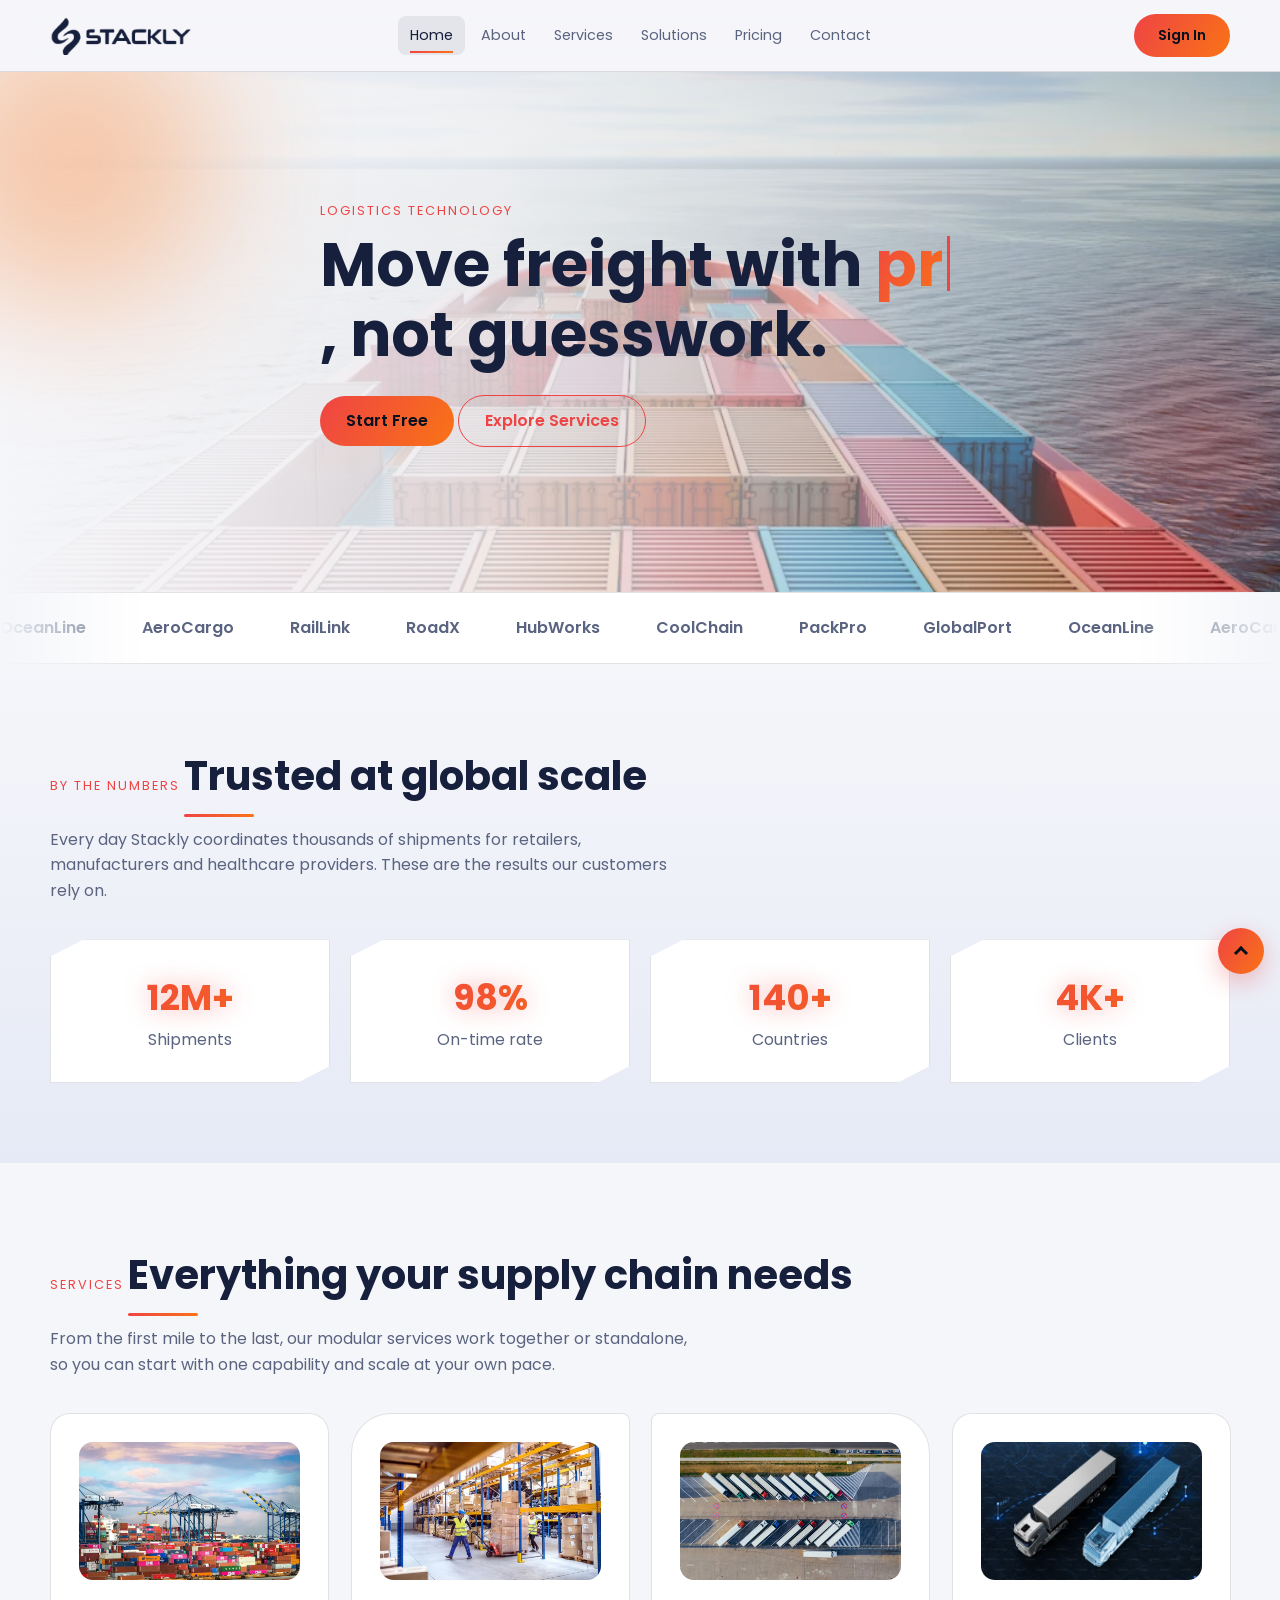
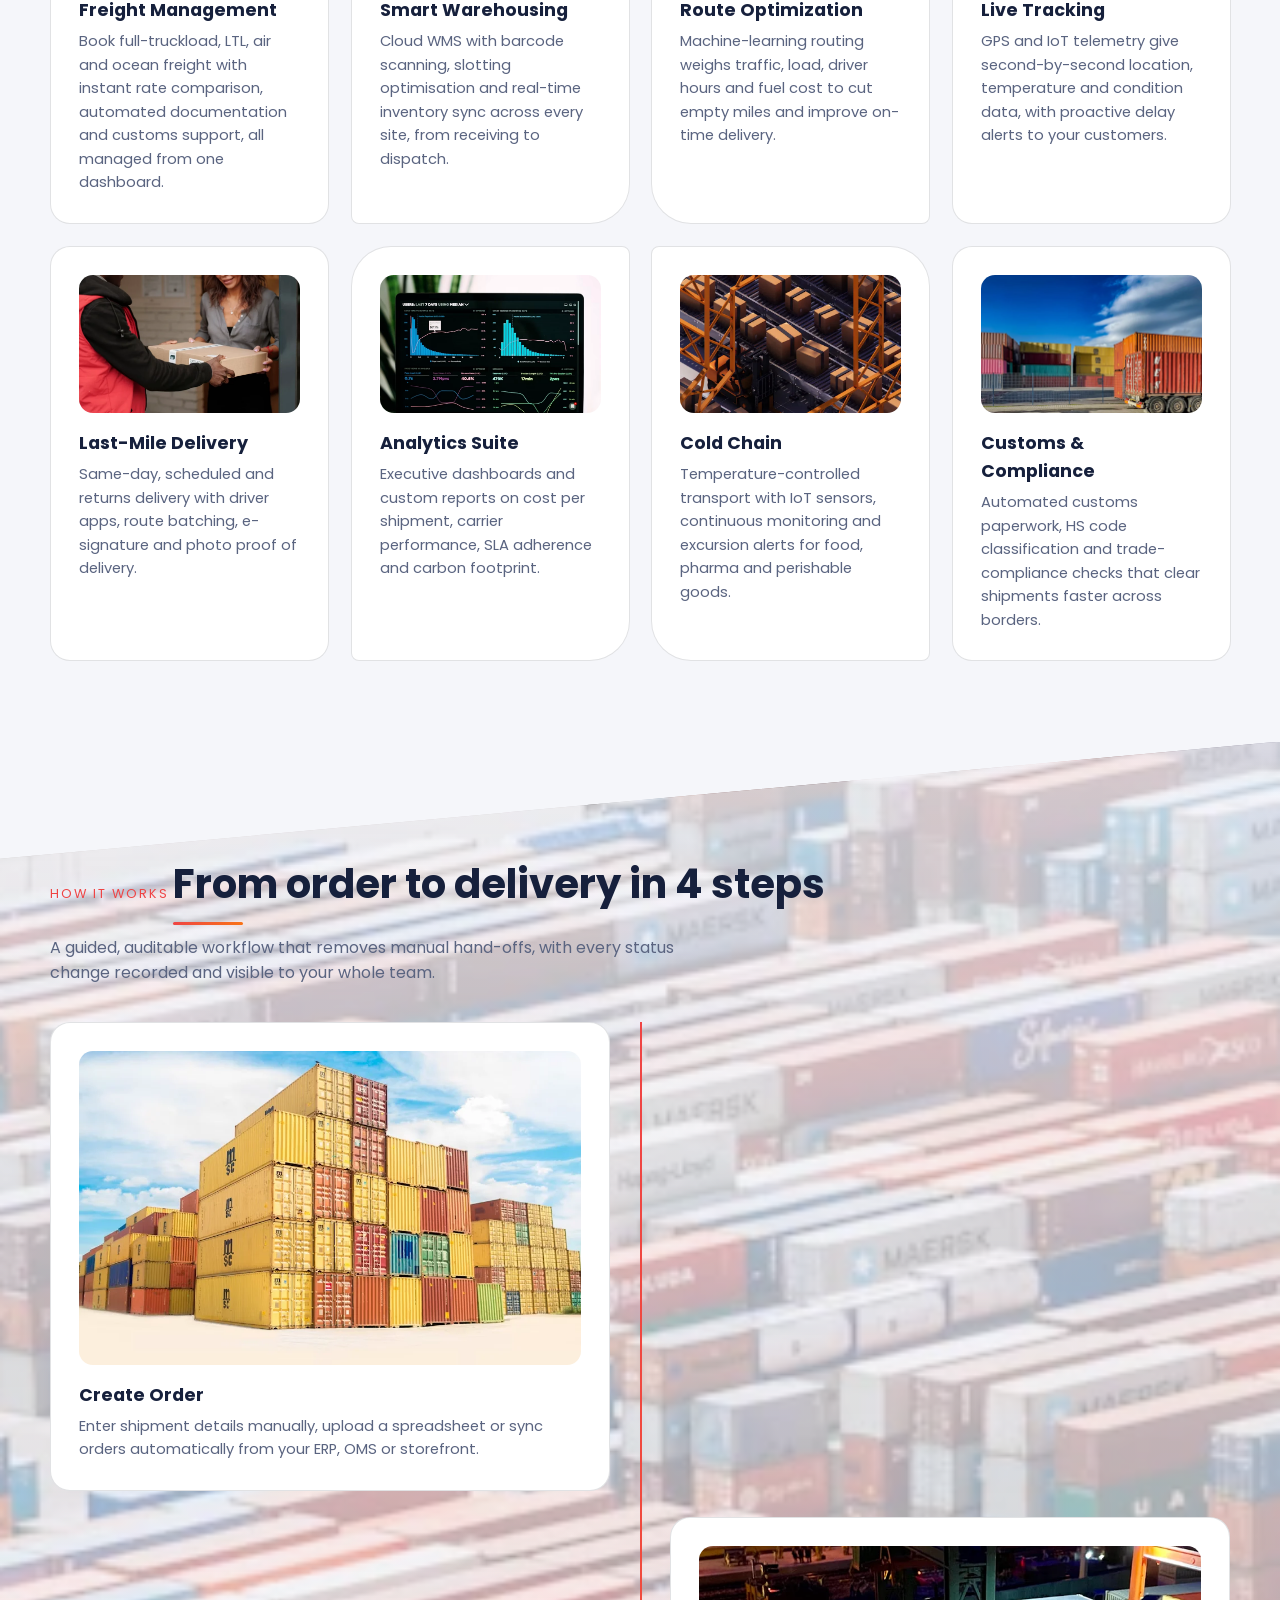
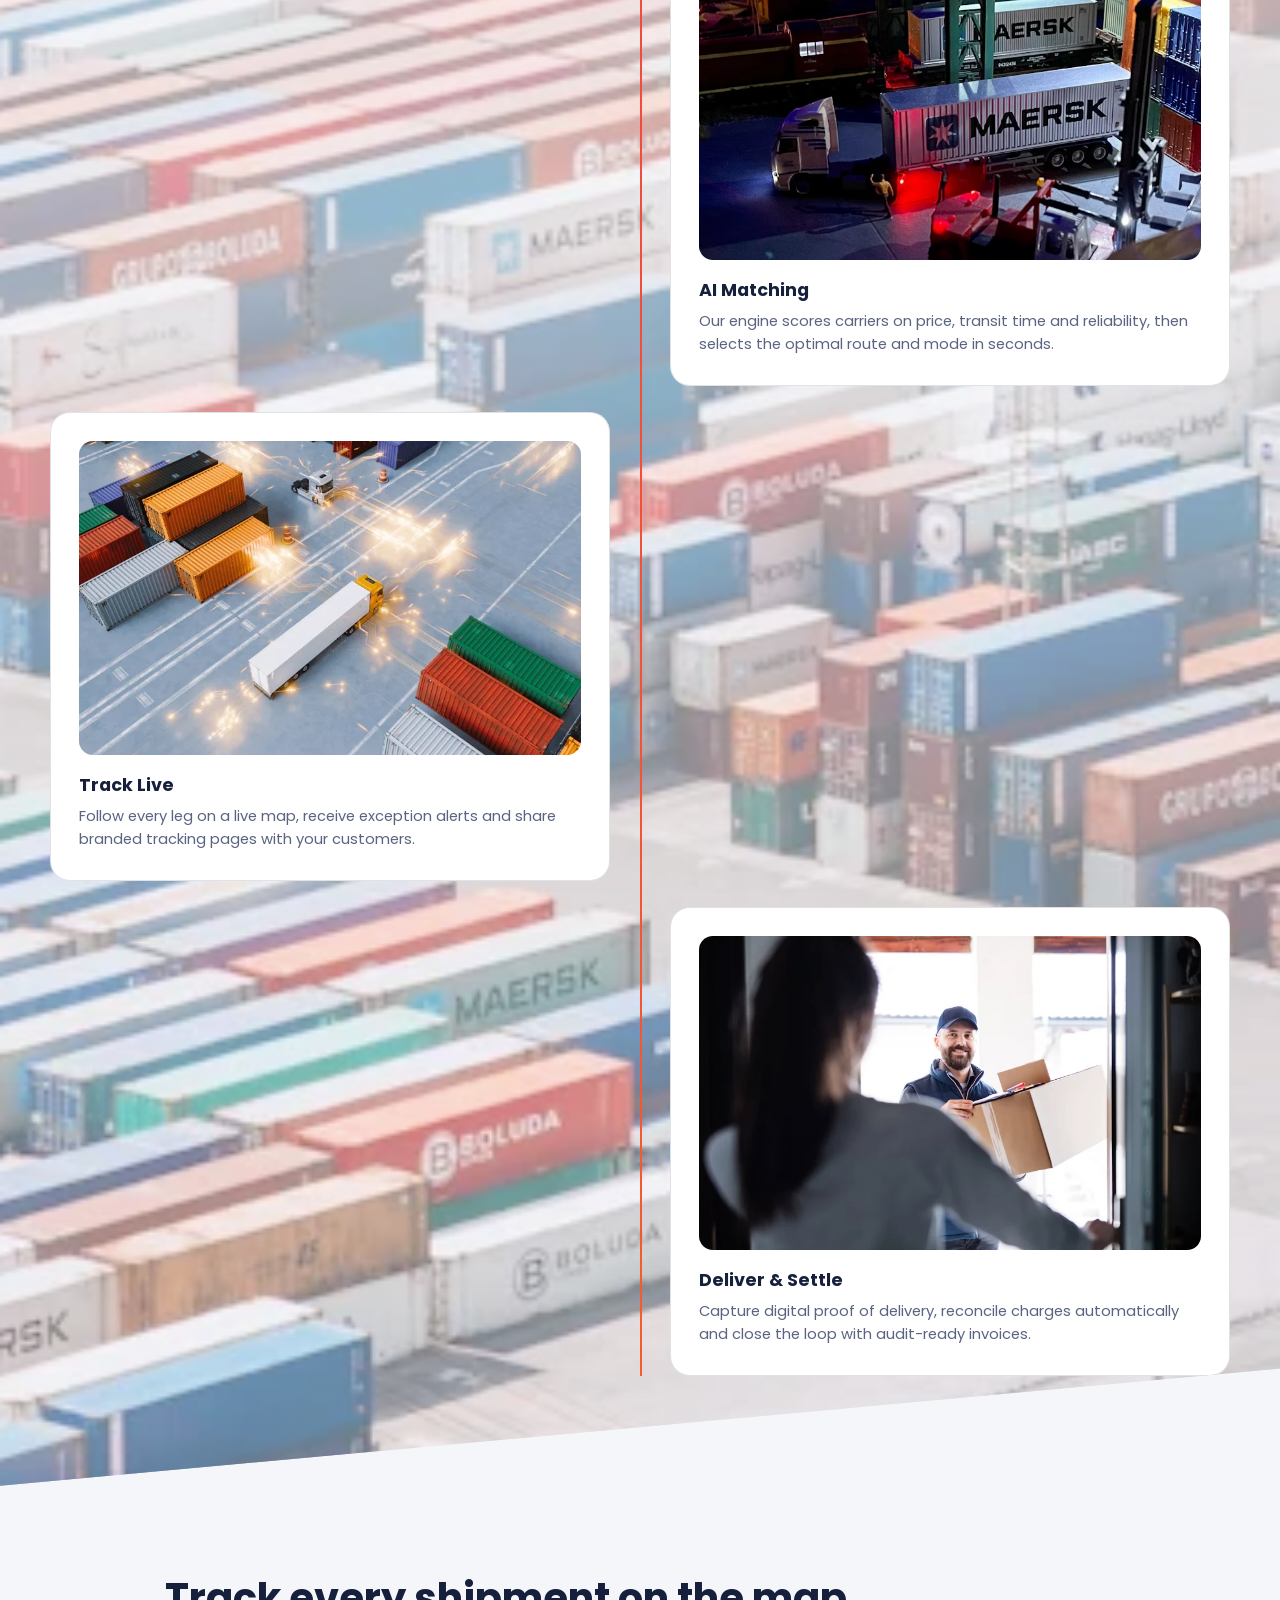
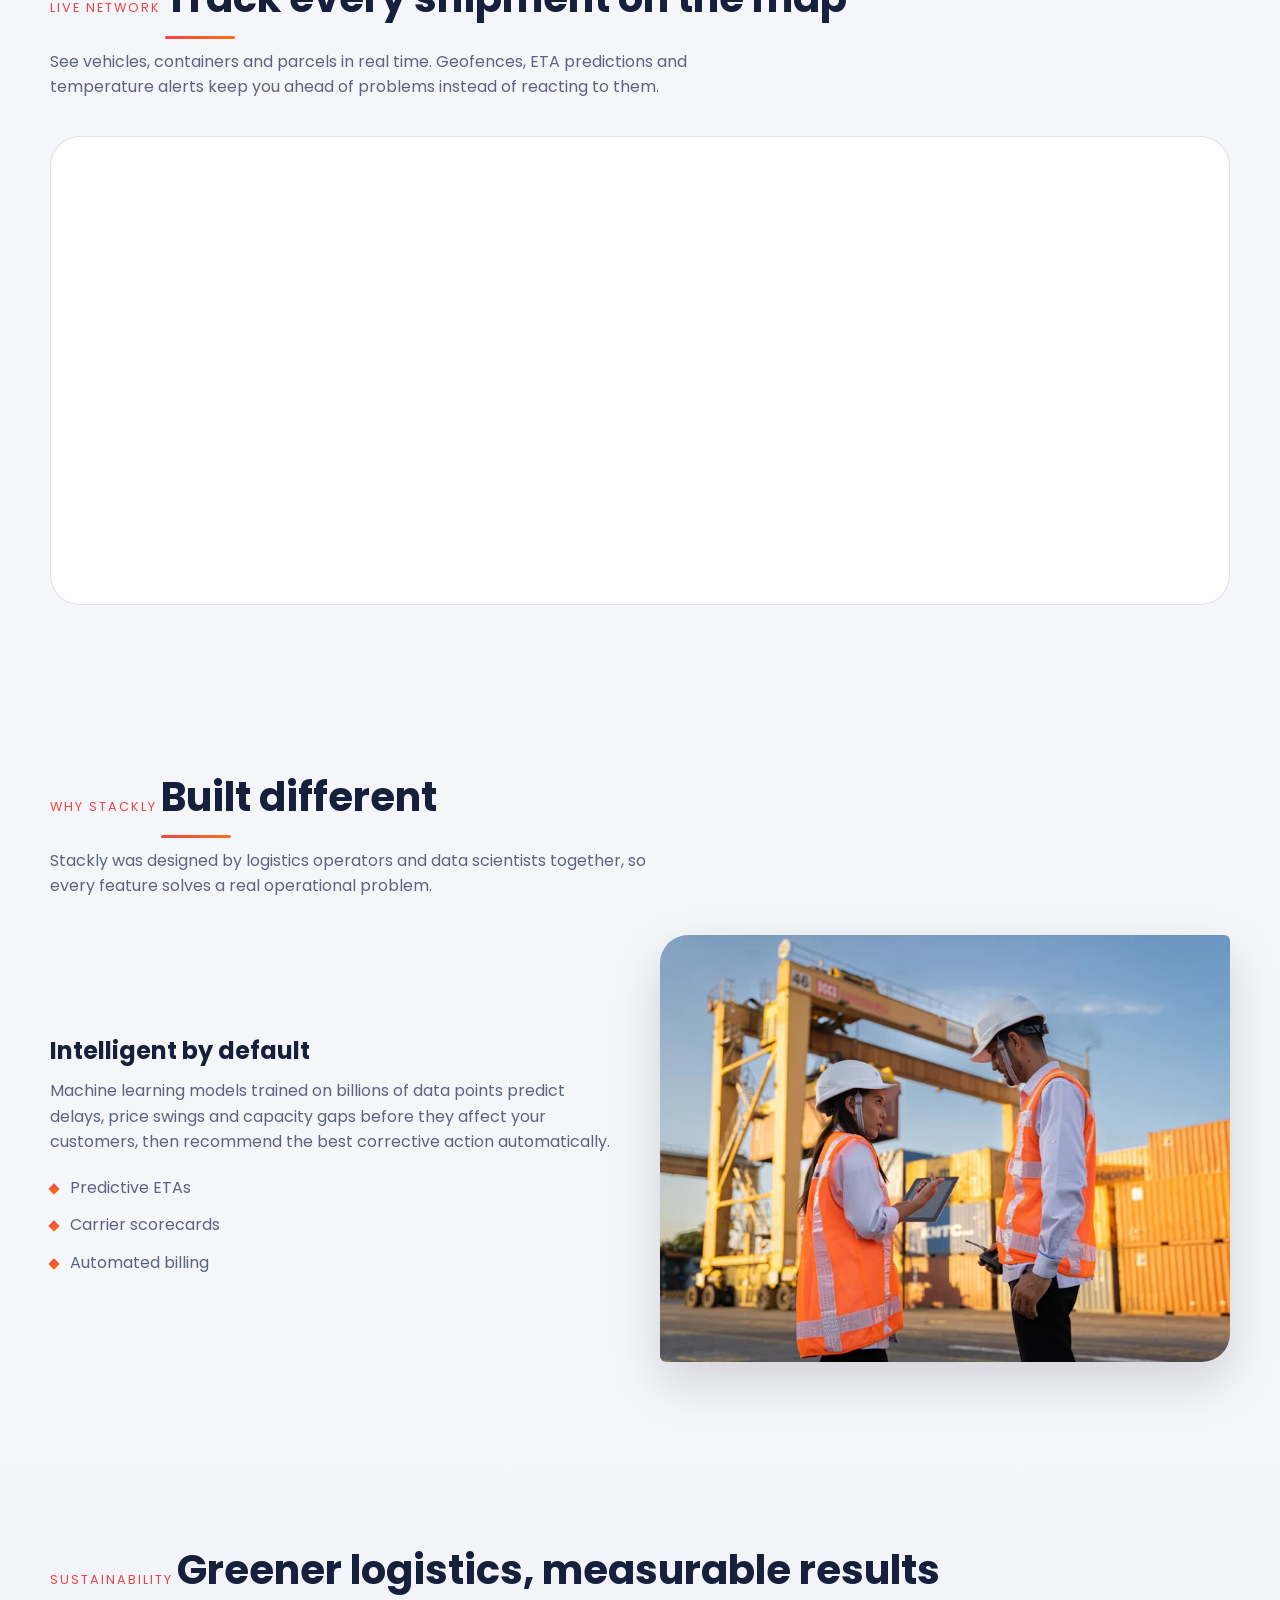
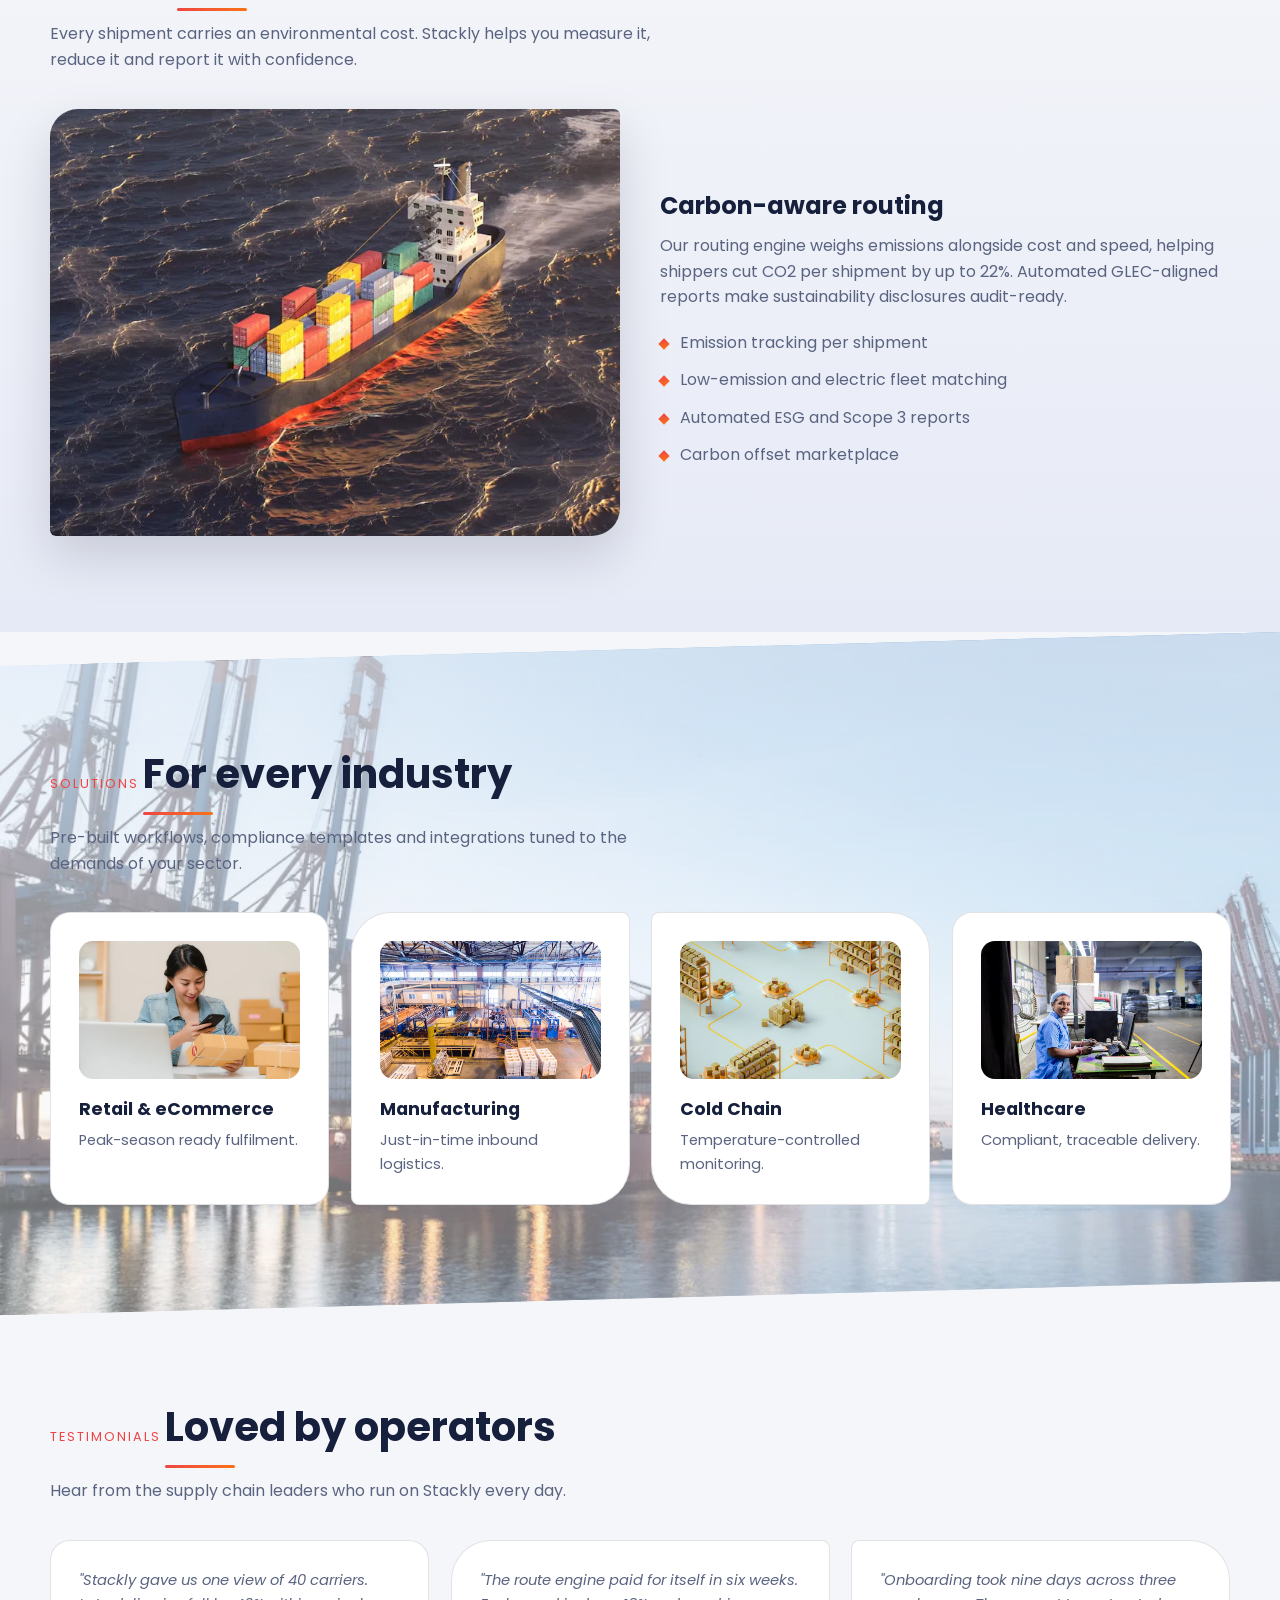
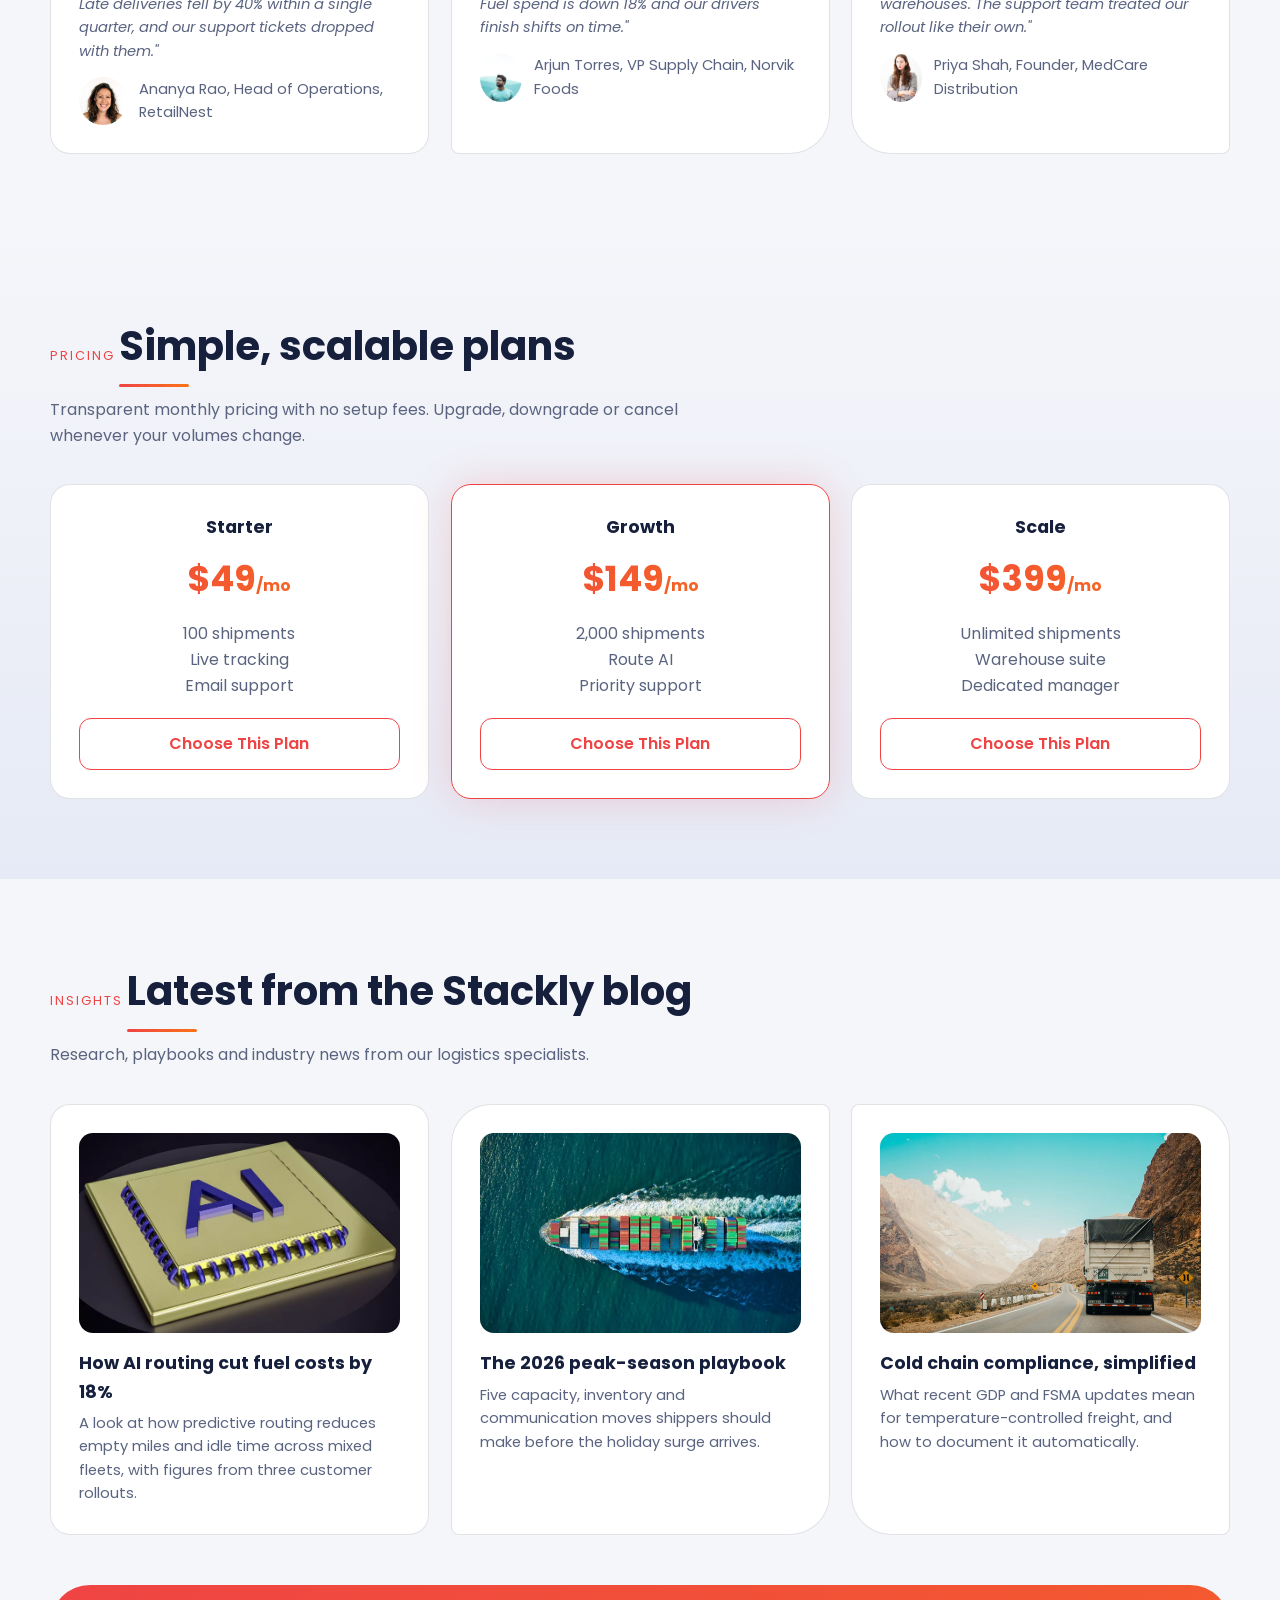
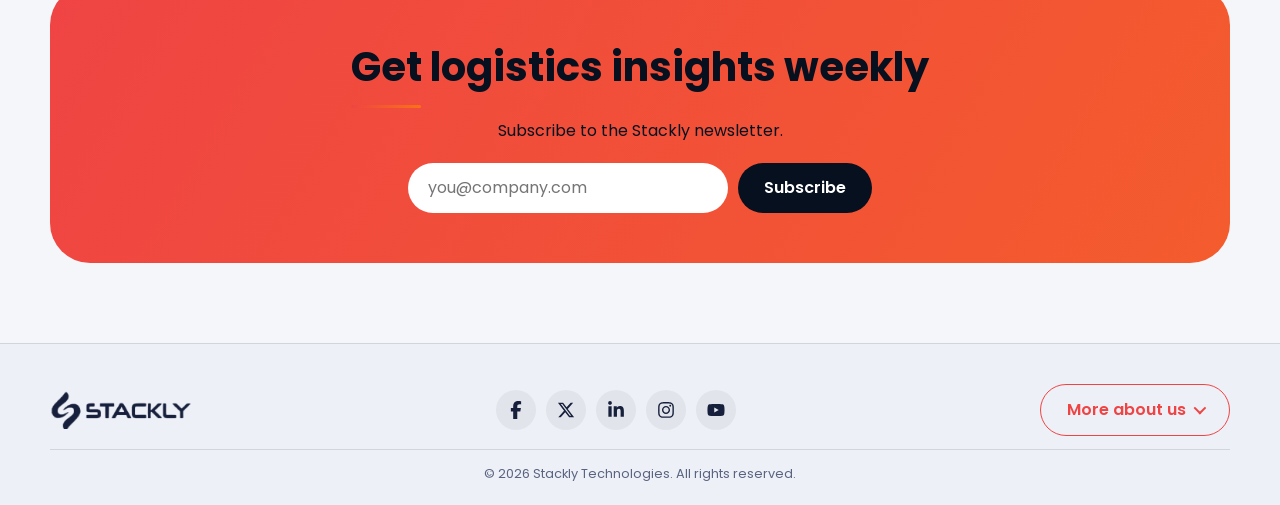
<file: index.html>
<!DOCTYPE html>
<html lang="en">
  <head>
    <meta charset="utf-8">
    <meta name="viewport" content="width=device-width,initial-scale=1">
    <title>Home | Stackly Logistics</title>
   
    <link rel="stylesheet" href="css/style.css?v=5">
    <link rel="stylesheet" href="css/extra.css?v=5">
    <link rel="preconnect" href="https://fonts.googleapis.com">
    <link href="https://fonts.googleapis.com/css2?family=Poppins:wght@400;600;700&display=swap" rel="stylesheet">
  </head>
  <body>

    <!-- Page loader (animated SVG truck) -->
    <div id="ld">
      <div class="lw">
        <svg viewBox="0 0 200 90">
          <path class="lp" d="M20 60h110V25H20zM130 38h30l20 20v12h-50M20 70h160" fill="none" stroke="#ef4444" stroke-width="4" stroke-linejoin="round"/>
          <circle cx="55" cy="72" r="9" fill="#f97316">
            <animate attributeName="r" values="9;11;9" dur=".8s" repeatCount="indefinite"/>
          </circle>
          <circle cx="150" cy="72" r="9" fill="#f97316">
            <animate attributeName="r" values="9;11;9" dur=".8s" repeatCount="indefinite"/>
          </circle>
        </svg>
        <div class="lb">
          <i></i>
        </div>
        <p style="color:#5a6480;margin-top:10px;font-size:.85rem">Routing your shipment...</p>
      </div>
    </div>

    <!-- Dark overlay behind the mobile menu -->
    <div class="ov"></div>

    <!-- Sticky header: logo, navigation, search, wishlist, cart, sign in, hamburger -->
    <header class="hd">
      <div class="w hdi">
        <a class="logo" href="index.html">
          <img src="assets/stackly-logo-16203C.webp" alt="Stackly" width="150" height="38">
        </a>

        <!-- Navigation (becomes the right-side slide menu on mobile) -->
        <nav id="nv" aria-label="Main">
          <button class="cl" aria-label="Close menu"><span></span><span></span></button>
          <img class="nv-logo" src="assets/stackly-logo-16203C.webp" alt="Stackly" width="140" height="34">
          <a href="index.html" class=on>Home</a>
          <a href="about.html">About</a>
          <a href="services.html">Services</a>
          <a href="solutions.html">Solutions</a>
          <a href="pricing.html">Pricing</a>
          <a href="contact.html">Contact</a>
          <a class="btn mo" href="login.html">Sign In</a>
        </nav>
        <div class="ac">
          <a class="btn si" href="login.html">Sign In</a>
        </div>
        <button class="bg" id="bg" aria-label="Menu"><span></span><span></span><span></span></button>
      </div>
    </header>

    <!-- Section 1: Logistics technology - Move freight with intelligence, not guesswork. -->
    <section class="hero">
      <div class="blob b1"></div>
      <div class="blob b2"></div>
      <div class="w hg">
        <div>
          <span class="tag" data-a="l">Logistics technology</span>
          <h1 data-a="l">Move freight with <span class="gt" id="ty" data-w="intelligence|speed|precision|visibility">intelligence</span>, not guesswork.</h1>
          <div data-a="u">
            <br>
            <a class="btn" href="login.html">Start Free</a>
            <a class="btn o" href="services.html">Explore Services</a>
          </div>
        </div>
      </div>
    </section>
    <div class="mq" aria-label="Our partners">
      <div>
        <span>OceanLine</span>
        <span>AeroCargo</span>
        <span>RailLink</span>
        <span>RoadX</span>
        <span>HubWorks</span>
        <span>CoolChain</span>
        <span>PackPro</span>
        <span>GlobalPort</span>
      </div>
    </div>

    <!-- Section 2: By the numbers - Trusted at global scale -->
    <section class="wave">
      <div class="w">
        <span class="tag" data-a="l">By the numbers</span>
        <h2 data-a="l">Trusted at global scale</h2>
        <p class="sub" data-a="r">Every day Stackly coordinates thousands of shipments for retailers, manufacturers and healthcare providers. These are the results our customers rely on.</p>
        <div class="st">
          <div data-a="z">
            <b class="gt" data-n="12" data-s="M+">0</b>
            <span>Shipments</span>
          </div>
          <div data-a="z">
            <b class="gt" data-n="98" data-s="%">0</b>
            <span>On-time rate</span>
          </div>
          <div data-a="z">
            <b class="gt" data-n="140" data-s="+">0</b>
            <span>Countries</span>
          </div>
          <div data-a="z">
            <b class="gt" data-n="4" data-s="K+">0</b>
            <span>Clients</span>
          </div>
        </div>
      </div>
    </section>

    <!-- Section 3: Services - Everything your supply chain needs -->
    <section class="">
      <div class="w">
        <span class="tag" data-a="l">Services</span>
        <h2 data-a="l">Everything your supply chain needs</h2>
        <p class="sub" data-a="r">From the first mile to the last, our modular services work together or standalone, so you can start with one capability and scale at your own pace.</p>
        <div class="gr">
          <div class="cd " data-a="l">
            <img class="ci" src="assets/freight_management.webp" alt="Freight Management" width="800" height="500" loading="lazy" onerror="this.onerror=null;this.src='assets/img/route.svg'">
            <h3>Freight Management</h3>
            <p>Book full-truckload, LTL, air and ocean freight with instant rate comparison, automated documentation and customs support, all managed from one dashboard.</p>
          </div>
          <div class="cd r" data-a="u">
            <img class="ci" src="assets/smart_warehousing.webp" alt="Smart Warehousing" width="800" height="500" loading="lazy" onerror="this.onerror=null;this.src='assets/img/delivery.svg'">
            <h3>Smart Warehousing</h3>
            <p>Cloud WMS with barcode scanning, slotting optimisation and real-time inventory sync across every site, from receiving to dispatch.</p>
          </div>
          <div class="cd d" data-a="r">
            <img class="ci" src="assets/route_optimization.webp" alt="Route Optimization" width="800" height="500" loading="lazy" onerror="this.onerror=null;this.src='assets/img/warehouse.svg'">
            <h3>Route Optimization</h3>
            <p>Machine-learning routing weighs traffic, load, driver hours and fuel cost to cut empty miles and improve on-time delivery.</p>
          </div>
          <div class="cd " data-a="d">
            <img class="ci" src="assets/live__trackibng.webp" alt="Live Tracking" width="800" height="500" loading="lazy" onerror="this.onerror=null;this.src='assets/img/freight.svg'">
            <h3>Live Tracking</h3>
            <p>GPS and IoT telemetry give second-by-second location, temperature and condition data, with proactive delay alerts to your customers.</p>
          </div>
          <div class="cd " data-a="l">
            <img class="ci" src="assets/last_mile_delivery.webp" alt="Last-Mile Delivery" width="800" height="500" loading="lazy" onerror="this.onerror=null;this.src='assets/img/team.svg'">
            <h3>Last-Mile Delivery</h3>
            <p>Same-day, scheduled and returns delivery with driver apps, route batching, e-signature and photo proof of delivery.</p>
          </div>
          <div class="cd r" data-a="u">
            <img class="ci" src="assets/Analytics_suite.webp" alt="Analytics Suite" width="800" height="500" loading="lazy" onerror="this.onerror=null;this.src='assets/img/delivery.svg'">
            <h3>Analytics Suite</h3>
            <p>Executive dashboards and custom reports on cost per shipment, carrier performance, SLA adherence and carbon footprint.</p>
          </div>
          <div class="cd d" data-a="l">
            <img class="ci" src="assets/cold_chain.webp" alt="Cold Chain" width="800" height="500" loading="lazy" onerror="this.onerror=null;this.src='assets/img/cold.svg'">
            <h3>Cold Chain</h3>
            <p>Temperature-controlled transport with IoT sensors, continuous monitoring and excursion alerts for food, pharma and perishable goods.</p>
          </div>
          <div class="cd " data-a="r">
            <img class="ci" src="assets/customs_and_complaince.webp" alt="Customs &amp; Compliance" width="800" height="500" loading="lazy" onerror="this.onerror=null;this.src='assets/img/globe.svg'">
            <h3>Customs & Compliance</h3>
            <p>Automated customs paperwork, HS code classification and trade-compliance checks that clear shipments faster across borders.</p>
          </div>
        </div>
      </div>
    </section>

    <!-- Section 4: How it works - From order to delivery in 4 steps -->
    <section class="diag">
      <div class="w">
        <span class="tag" data-a="l">How it works</span>
        <h2 data-a="l">From order to delivery in 4 steps</h2>
        <p class="sub" data-a="r">A guided, auditable workflow that removes manual hand-offs, with every status change recorded and visible to your whole team.</p>
        <div class="tl">
          <div class="cd " data-a="l">
            <img class="ci" src="assets/create_order.webp" alt="Create Order" width="800" height="500" loading="lazy" onerror="this.onerror=null;this.src='assets/img/route.svg'">
            <h3>Create Order</h3>
            <p>Enter shipment details manually, upload a spreadsheet or sync orders automatically from your ERP, OMS or storefront.</p>
          </div>
          <div class="cd " data-a="r">
            <img class="ci" src="assets/AI_matching.webp" alt="AI Matching" width="800" height="500" loading="lazy" onerror="this.onerror=null;this.src='assets/img/freight.svg'">
            <h3>AI Matching</h3>
            <p>Our engine scores carriers on price, transit time and reliability, then selects the optimal route and mode in seconds.</p>
          </div>
          <div class="cd " data-a="l">
            <img class="ci" src="assets/track_live.webp" alt="Track Live" width="800" height="500" loading="lazy" onerror="this.onerror=null;this.src='assets/img/analytics.svg'">
            <h3>Track Live</h3>
            <p>Follow every leg on a live map, receive exception alerts and share branded tracking pages with your customers.</p>
          </div>
          <div class="cd " data-a="r">
            <img class="ci" src="assets/deliver_and_settle.webp" alt="Deliver &amp; Settle" width="800" height="500" loading="lazy" onerror="this.onerror=null;this.src='assets/img/route.svg'">
            <h3>Deliver & Settle</h3>
            <p>Capture digital proof of delivery, reconcile charges automatically and close the loop with audit-ready invoices.</p>
          </div>
        </div>
      </div>
    </section>

    <!-- Section 5: Live network - Track every shipment on the map -->
    <section class="">
      <div class="w">
        <span class="tag" data-a="l">Live network</span>
        <h2 data-a="l">Track every shipment on the map</h2>
        <p class="sub" data-a="r">See vehicles, containers and parcels in real time. Geofences, ETA predictions and temperature alerts keep you ahead of problems instead of reacting to them.</p>
        <div class="mp" data-a="z">
          <video class="mpv" autoplay muted loop playsinline preload="metadata">
            <source src="assets/global_network_compressed.mp4" type="video/mp4">
          </video>
        </div>
      </div>
    </section>

    <!-- Section 6: Why Stackly - Built different -->
    <section class="">
      <div class="w">
        <span class="tag" data-a="l">Why Stackly</span>
        <h2 data-a="l">Built different</h2>
        <p class="sub" data-a="r">Stackly was designed by logistics operators and data scientists together, so every feature solves a real operational problem.</p>
        <div class="sp ">
          <div data-a="l">
            <h3 style="font-size:1.5rem">Intelligent by default</h3>
            <p style="color:#5a6480;margin-top:8px">Machine learning models trained on billions of data points predict delays, price swings and capacity gaps before they affect your customers, then recommend the best corrective action automatically.</p>
            <ul>
              <li>Predictive ETAs</li>
              <li>Carrier scorecards</li>
              <li>Automated billing</li>
            </ul>
          </div>
          <img class="ci sp2" data-a="z" src="assets/logistics_operators.webp" alt="Intelligent by default" width="800" height="500" loading="lazy" onerror="this.onerror=null;this.src='assets/img/analytics.svg'">
        </div>
      </div>
    </section>

    <!-- Section 7: Sustainability - Greener logistics, measurable results -->
    <section class="wave">
      <div class="w">
        <span class="tag" data-a="l">Sustainability</span>
        <h2 data-a="l">Greener logistics, measurable results</h2>
        <p class="sub" data-a="r">Every shipment carries an environmental cost. Stackly helps you measure it, reduce it and report it with confidence.</p>
        <div class="sp rv">
          <div data-a="r">
            <h3 style="font-size:1.5rem">Carbon-aware routing</h3>
            <p style="color:#5a6480;margin-top:8px">Our routing engine weighs emissions alongside cost and speed, helping shippers cut CO2 per shipment by up to 22%. Automated GLEC-aligned reports make sustainability disclosures audit-ready.</p>
            <ul>
              <li>Emission tracking per shipment</li>
              <li>Low-emission and electric fleet matching</li>
              <li>Automated ESG and Scope 3 reports</li>
              <li>Carbon offset marketplace</li>
            </ul>
          </div>
          <img class="ci sp2" data-a="z" src="assets/Carbon_aware_routing.webp" alt="Carbon-aware routing" width="800" height="500" loading="lazy" onerror="this.onerror=null;this.src='assets/img/team.svg'">
        </div>
      </div>
    </section>

    <!-- Section 8: Solutions - For every industry -->
    <section class="diag ind">
      <div class="w">
        <span class="tag" data-a="l">Solutions</span>
        <h2 data-a="l">For every industry</h2>
        <p class="sub" data-a="r">Pre-built workflows, compliance templates and integrations tuned to the demands of your sector.</p>
        <div class="gr">
          <div class="cd " data-a="r">
            <img class="ci" src="assets/Retail___eCommerce.webp" alt="Retail &amp; eCommerce" width="800" height="500" loading="lazy" onerror="this.onerror=null;this.src='assets/img/globe.svg'">
            <h3>Retail & eCommerce</h3>
            <p>Peak-season ready fulfilment.</p>
          </div>
          <div class="cd r" data-a="l">
            <img class="ci" src="assets/Manufacturing_logi.webp" alt="Manufacturing" width="800" height="500" loading="lazy" onerror="this.onerror=null;this.src='assets/img/delivery.svg'">
            <h3>Manufacturing</h3>
            <p>Just-in-time inbound logistics.</p>
          </div>
          <div class="cd d" data-a="d">
            <img class="ci" src="assets/COLDCHAIN.webp" alt="Cold Chain" width="800" height="500" loading="lazy" onerror="this.onerror=null;this.src='assets/img/warehouse.svg'">
            <h3>Cold Chain</h3>
            <p>Temperature-controlled monitoring.</p>
          </div>
          <div class="cd " data-a="u">
            <img class="ci" src="assets/health_care_logi.webp" alt="Healthcare" width="800" height="500" loading="lazy" onerror="this.onerror=null;this.src='assets/img/warehouse.svg'">
            <h3>Healthcare</h3>
            <p>Compliant, traceable delivery.</p>
          </div>
        </div>
      </div>
    </section>

    <!-- Section 9: Testimonials - Loved by operators -->
    <section class="">
      <div class="w">
        <span class="tag" data-a="l">Testimonials</span>
        <h2 data-a="l">Loved by operators</h2>
        <p class="sub" data-a="r">Hear from the supply chain leaders who run on Stackly every day.</p>
        <div class="gr">
          <div class="cd " data-a="l">
            <p class="qt">"Stackly gave us one view of 40 carriers. Late deliveries fell by 40% within a single quarter, and our support tickets dropped with them."</p>
            <div class="av">
              <img src="assets/elena.webp" alt="Ananya Rao, Head of Operations, RetailNest" width="48" height="48" loading="lazy" onerror="this.style.display='none'">
              <p class="who">Ananya Rao, Head of Operations, RetailNest</p>
            </div>
          </div>
          <div class="cd r" data-a="u">
            <p class="qt">"The route engine paid for itself in six weeks. Fuel spend is down 18% and our drivers finish shifts on time."</p>
            <div class="av">
              <img src="assets/Arjun.webp" alt="Michael Torres, VP Supply Chain, Norvik Foods" width="48" height="48" loading="lazy" onerror="this.style.display='none'">
              <p class="who">Arjun Torres, VP Supply Chain, Norvik Foods</p>
            </div>
          </div>
          <div class="cd d" data-a="r">
            <p class="qt">"Onboarding took nine days across three warehouses. The support team treated our rollout like their own."</p>
            <div class="av">
              <img src="assets/Priya_nair.webp" alt="Priya Shah, Founder, MedCare Distribution" width="48" height="48" loading="lazy" onerror="this.style.display='none'">
              <p class="who">Priya Shah, Founder, MedCare Distribution</p>
            </div>
          </div>
        </div>
      </div>
    </section>

    <!-- Section 10: Pricing - Simple, scalable plans -->
    <section class="wave">
      <div class="w">
        <span class="tag" data-a="l">Pricing</span>
        <h2 data-a="l">Simple, scalable plans</h2>
        <p class="sub" data-a="r">Transparent monthly pricing with no setup fees. Upgrade, downgrade or cancel whenever your volumes change.</p>
        <div class="gr pr">
          <div class="cd " data-a="l">
            <h3>Starter</h3>
            <h4 class="gt">$49<small style="font-size:1rem">/mo</small></h4>
            <ul>
              <li>100 shipments</li>
              <li>Live tracking</li>
              <li>Email support</li>
            </ul>
            <a class="btn o plan" href="login.html">Choose This Plan</a>
          </div>
          <div class="cd hot" data-a="u">
            <h3>Growth</h3>
            <h4 class="gt">$149<small style="font-size:1rem">/mo</small></h4>
            <ul>
              <li>2,000 shipments</li>
              <li>Route AI</li>
              <li>Priority support</li>
            </ul>
            <a class="btn o plan" href="login.html">Choose This Plan</a>
          </div>
          <div class="cd " data-a="r">
            <h3>Scale</h3>
            <h4 class="gt">$399<small style="font-size:1rem">/mo</small></h4>
            <ul>
              <li>Unlimited shipments</li>
              <li>Warehouse suite</li>
              <li>Dedicated manager</li>
            </ul>
            <a class="btn o plan" href="login.html">Choose This Plan</a>
          </div>
        </div>
      </div>
    </section>

    <!-- Section 11: Insights - Latest from the Stackly blog -->
    <section>
      <div class="w">
        <span class="tag">Insights</span>
        <h2>Latest from the Stackly blog</h2>
        <p class="sub">Research, playbooks and industry news from our logistics specialists.</p>
        <div class="gr">
          <div class="cd " data-a="l">
            <img class="ci" src="assets/AI_routing.webp" alt="How AI routing cut fuel costs by 18%" width="800" height="500" loading="lazy" onerror="this.onerror=null;this.src='assets/img/globe.svg'">
            <h3>How AI routing cut fuel costs by 18%</h3>
            <p>A look at how predictive routing reduces empty miles and idle time across mixed fleets, with figures from three customer rollouts.</p>
          </div>
          <div class="cd r" data-a="u">
            <img class="ci" src="assets/shipping.webp" alt="The 2026 peak-season playbook" width="800" height="500" loading="lazy" onerror="this.onerror=null;this.src='assets/img/team.svg'">
            <h3>The 2026 peak-season playbook</h3>
            <p>Five capacity, inventory and communication moves shippers should make before the holiday surge arrives.</p>
          </div>
          <div class="cd d" data-a="r">
            <img class="ci" src="assets/Cold_chain_compliance__simplified.webp" alt="Cold chain compliance, simplified" width="800" height="500" loading="lazy" onerror="this.onerror=null;this.src='assets/img/port.svg'">
            <h3>Cold chain compliance, simplified</h3>
            <p>What recent GDP and FSMA updates mean for temperature-controlled freight, and how to document it automatically.</p>
          </div>
        </div>
        <div class="cta" data-a="z" style="margin-top:50px">
          <h2>Get logistics insights weekly</h2>
          <p>Subscribe to the Stackly newsletter.</p>
          <form class="nl">
            <input type="email" placeholder="you@company.com" aria-label="Email">
            <button class="btn">Subscribe</button>
          </form>
        </div>
      </div>
    </section>

    <!-- Expandable footer: logo, social icons (go to 404), about, address -->
    <footer class="ft">
      <div class="w">
        <div class="fh">
          <img src="assets/stackly-logo-16203C.webp" alt="Stackly" width="150" height="38">
          <div class="so">
            <a href="404.html" aria-label="facebook-f"><svg viewBox="0 0 320 512" width="18" height="18" fill="currentColor" aria-hidden="true"><path d="M80 299.3V512H196V299.3h86.5l18-97.8H196V166.9c0-51.7 20.3-71.5 72.7-71.5c16.3 0 29.4 .4 37 1.2V7.9C291.4 4 256.4 0 236.2 0C129.3 0 80 50.5 80 159.4v42.1H14v97.8H80z"/></svg></a>
            <a href="404.html" aria-label="x-twitter"><svg viewBox="0 0 512 512" width="18" height="18" fill="currentColor" aria-hidden="true"><path d="M389.2 48h70.6L305.6 224.2 487 464H345L233.7 318.6 106.5 464H35.8L200.7 275.5 26.8 48H172.4L272.9 180.9 389.2 48zM364.4 421.8h39.1L151.1 88h-42L364.4 421.8z"/></svg></a>
            <a href="404.html" aria-label="linkedin-in"><svg viewBox="0 0 448 512" width="18" height="18" fill="currentColor" aria-hidden="true"><path d="M100.28 448H7.4V148.9h92.88zM53.79 108.1C24.09 108.1 0 83.5 0 53.8a53.79 53.79 0 0 1 107.58 0c0 29.7-24.1 54.3-53.79 54.3zM447.9 448h-92.68V302.4c0-34.7-.7-79.2-48.29-79.2-48.29 0-55.69 37.7-55.69 76.7V448h-92.78V148.9h89.08v40.8h1.3c12.4-23.5 42.69-48.3 87.88-48.3 94 0 111.28 61.9 111.28 142.3V448z"/></svg></a>
            <a href="404.html" aria-label="instagram"><svg viewBox="0 0 448 512" width="18" height="18" fill="currentColor" aria-hidden="true"><path d="M224.1 141c-63.6 0-114.9 51.3-114.9 114.9s51.3 114.9 114.9 114.9S339 319.5 339 255.9 287.7 141 224.1 141zm0 189.6c-41.1 0-74.7-33.5-74.7-74.7s33.5-74.7 74.7-74.7 74.7 33.5 74.7 74.7-33.6 74.7-74.7 74.7zm146.4-194.3c0 14.9-12 26.8-26.8 26.8-14.9 0-26.8-12-26.8-26.8s12-26.8 26.8-26.8 26.8 12 26.8 26.8zm76.1 27.2c-1.7-35.9-9.9-67.7-36.2-93.9-26.2-26.2-58-34.4-93.9-36.2-37-2.1-147.9-2.1-184.9 0-35.8 1.7-67.6 9.9-93.9 36.1s-34.4 58-36.2 93.9c-2.1 37-2.1 147.9 0 184.9 1.7 35.9 9.9 67.7 36.2 93.9s58 34.4 93.9 36.2c37 2.1 147.9 2.1 184.9 0 35.9-1.7 67.7-9.9 93.9-36.2 26.2-26.2 34.4-58 36.2-93.9 2.1-37 2.1-147.8 0-184.8zM398.8 388c-7.8 19.6-22.9 34.7-42.6 42.6-29.5 11.7-99.5 9-132.1 9s-102.7 2.6-132.1-9c-19.6-7.8-34.7-22.9-42.6-42.6-11.7-29.5-9-99.5-9-132.1s-2.6-102.7 9-132.1c7.8-19.6 22.9-34.7 42.6-42.6 29.5-11.7 99.5-9 132.1-9s102.7-2.6 132.1 9c19.6 7.8 34.7 22.9 42.6 42.6 11.7 29.5 9 99.5 9 132.1s2.7 102.7-9 132.1z"/></svg></a>
            <a href="404.html" aria-label="youtube"><svg viewBox="0 0 576 512" width="18" height="18" fill="currentColor" aria-hidden="true"><path d="M549.655 124.083c-6.281-23.65-24.787-42.276-48.284-48.597C458.781 64 288 64 288 64S117.22 64 74.629 75.486c-23.497 6.322-42.003 24.947-48.284 48.597-11.412 42.867-11.412 132.305-11.412 132.305s0 89.438 11.412 132.305c6.281 23.65 24.787 41.5 48.284 47.821C117.22 448 288 448 288 448s170.78 0 213.371-11.486c23.497-6.321 42.003-24.171 48.284-47.821 11.412-42.867 11.412-132.305 11.412-132.305s0-89.438-11.412-132.305zm-317.51 213.508V175.185l142.739 81.205-142.739 81.201z"/></svg></a>
          </div>
          <button class="btn o tg" aria-expanded="false">More about us</button>
        </div>
        <div class="fx">
          <div class="fxg">
            <div>
              <h5>About Stackly</h5>
              <p>Stackly is a logistics technology company connecting shippers, carriers and warehouses on one intelligent platform.</p>
            </div>
            <div>
              <h5>Address</h5>
              <p><strong>Address:</strong> MMR Complex, Periyakollappatty, Chinna Thirupathi, Salem, Tamil Nadu 636008</p>
              <p><strong>Phone:</strong> 07010792745</p>
              <p><strong>Website:</strong> https://thestackly.com/</p>
            </div>
            <div>
              <h5>Explore</h5>
              <ul>
                <li><a href="index.html">Home</a></li>
                <li><a href="about.html">About</a></li>
                <li><a href="services.html">Services</a></li>
                <li><a href="solutions.html">Solutions</a></li>
                <li><a href="pricing.html">Pricing</a></li>
                <li><a href="contact.html">Contact</a></li>
              </ul>
            </div>
          </div>
        </div>
        <div class="fb">
          &copy;
          2026 Stackly Technologies. All rights reserved.
        </div>
      </div>
    </footer>
    <script src="js/main.js?v=5"></script>
    <script src="js/extra.js?v=5"></script>
  </body>
</html>
</file>
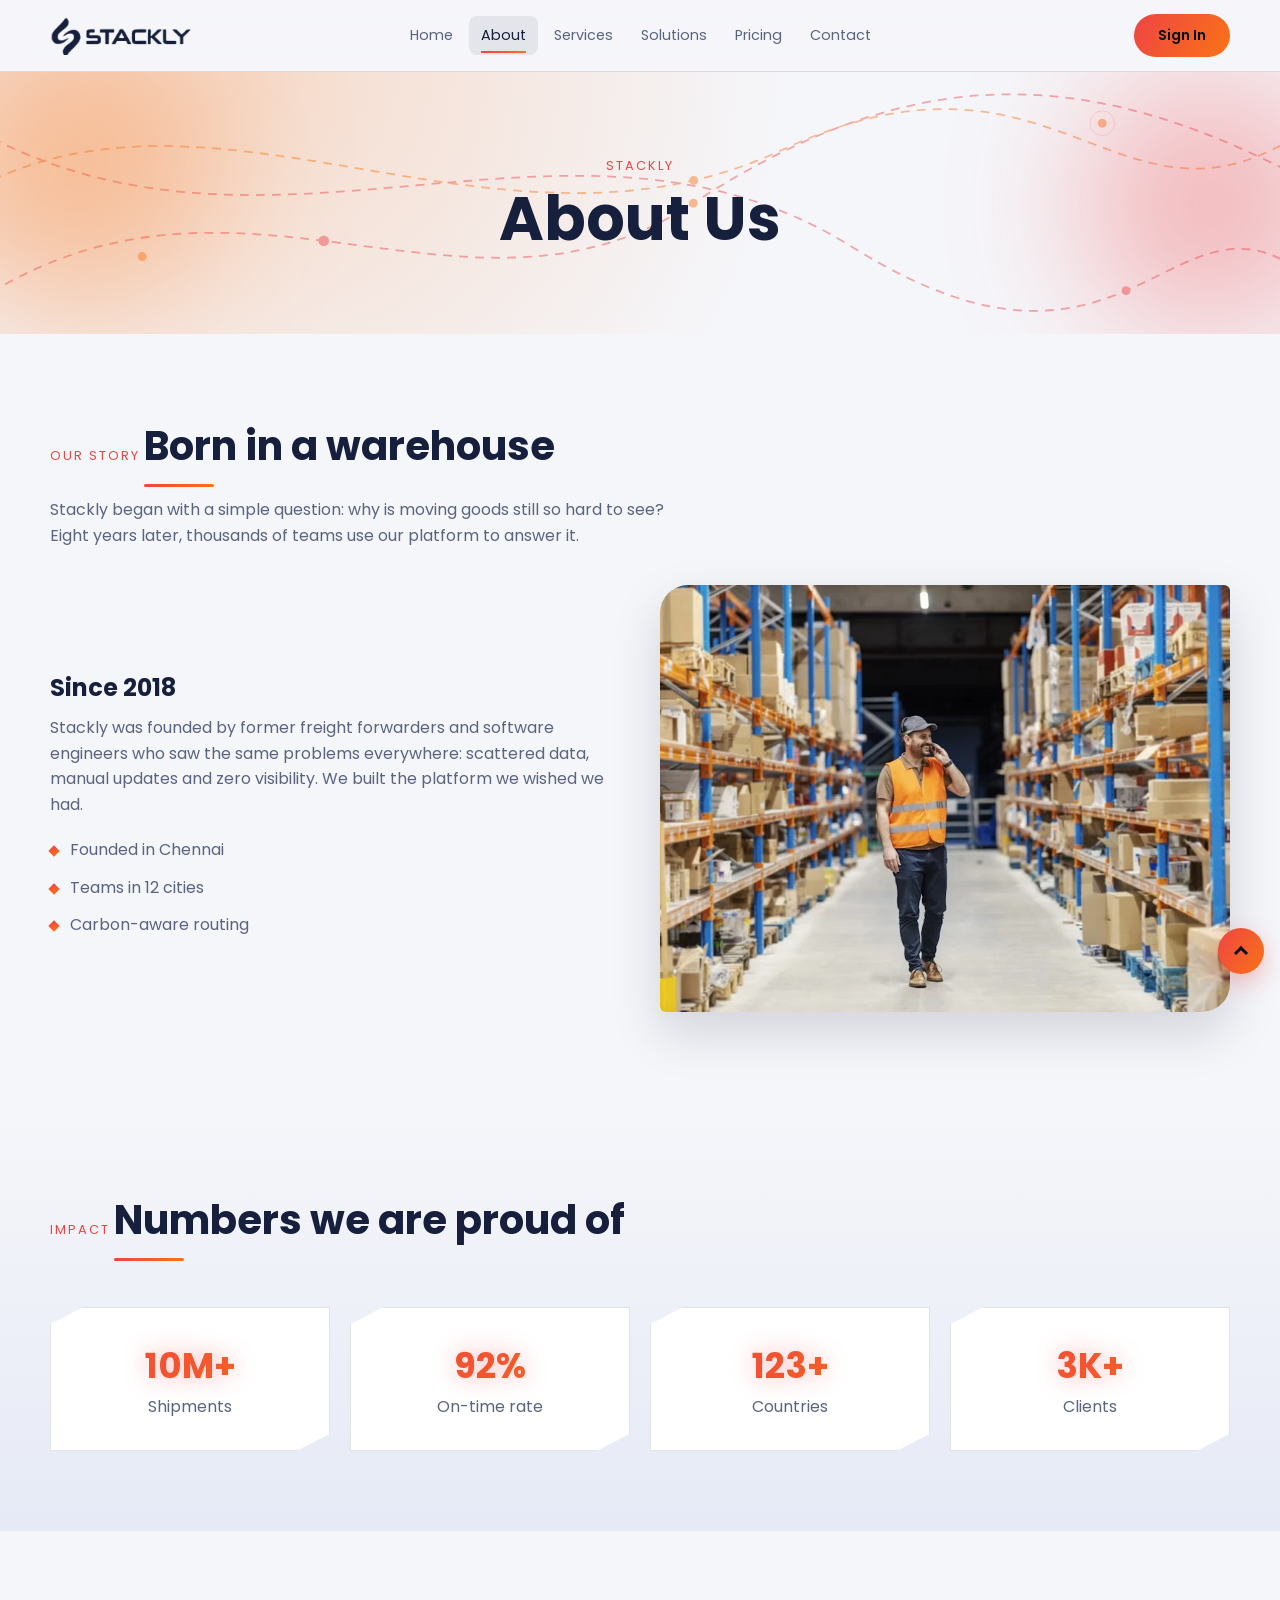
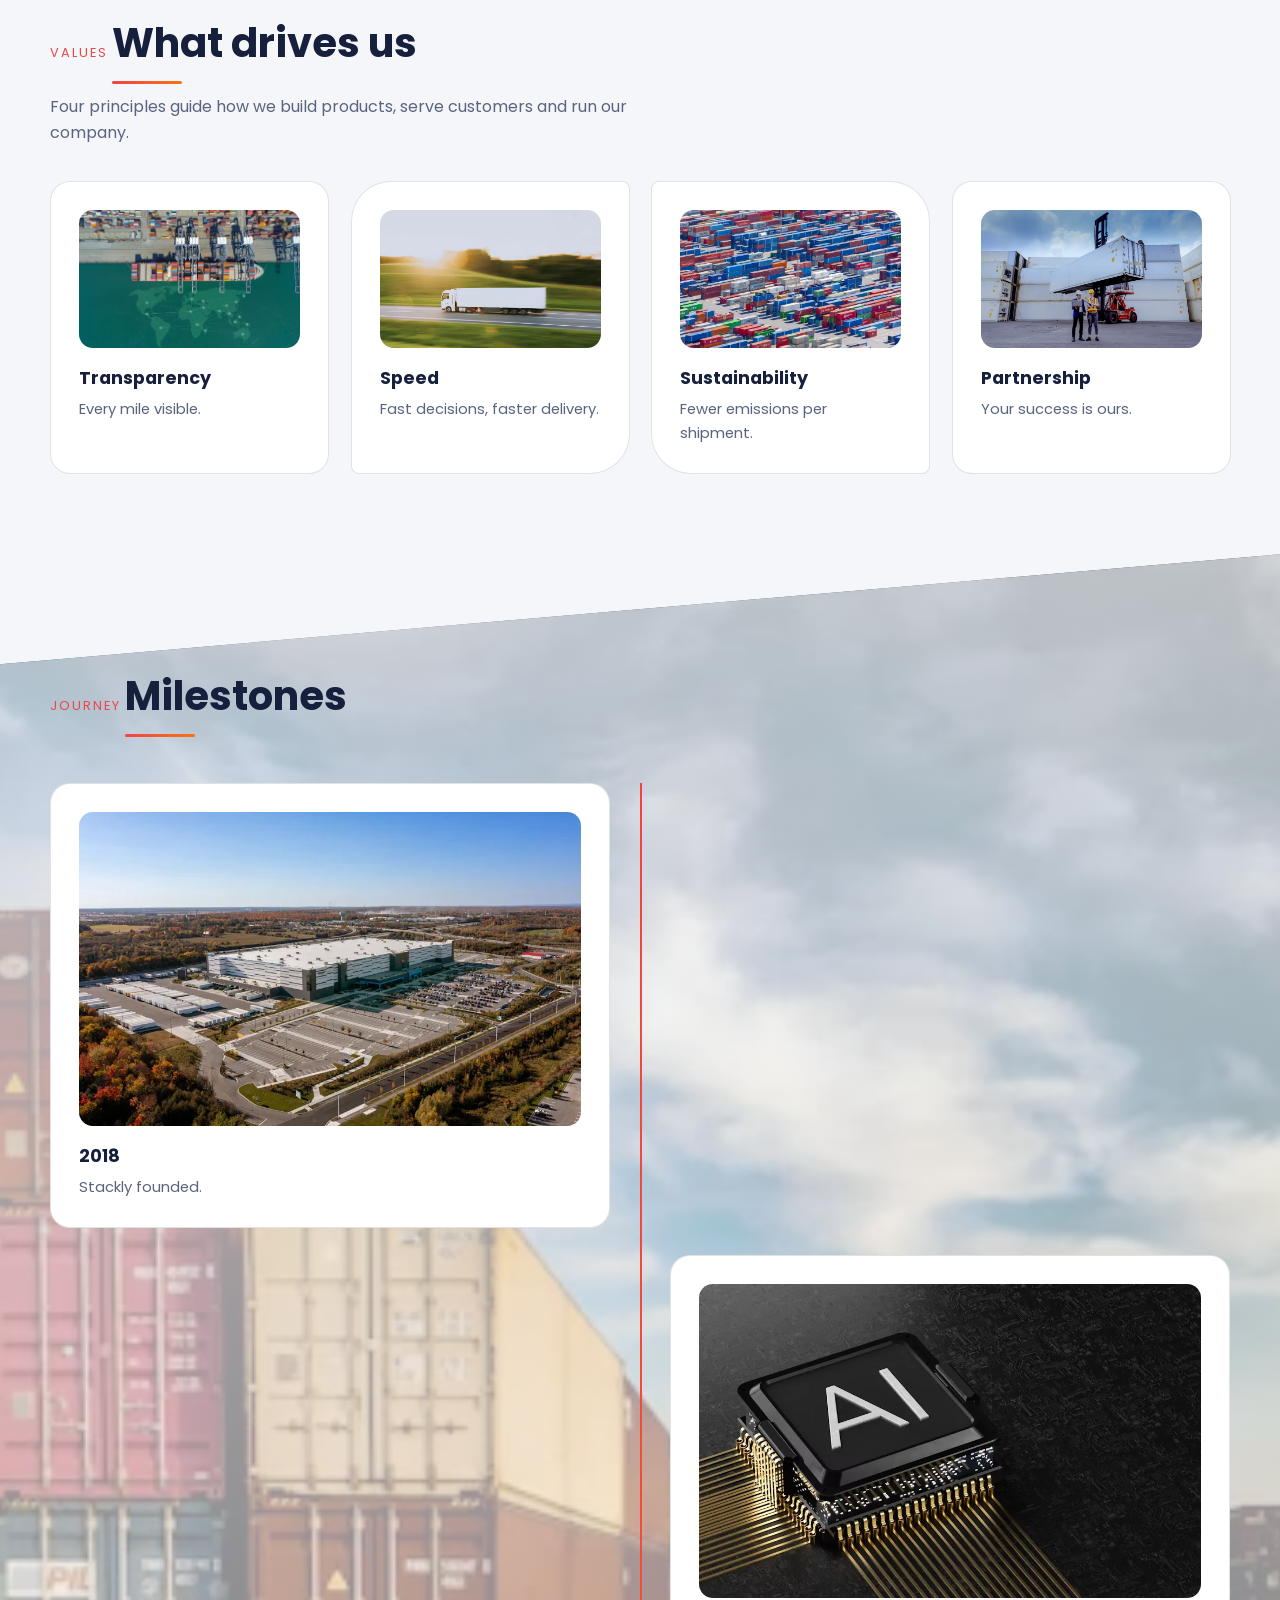
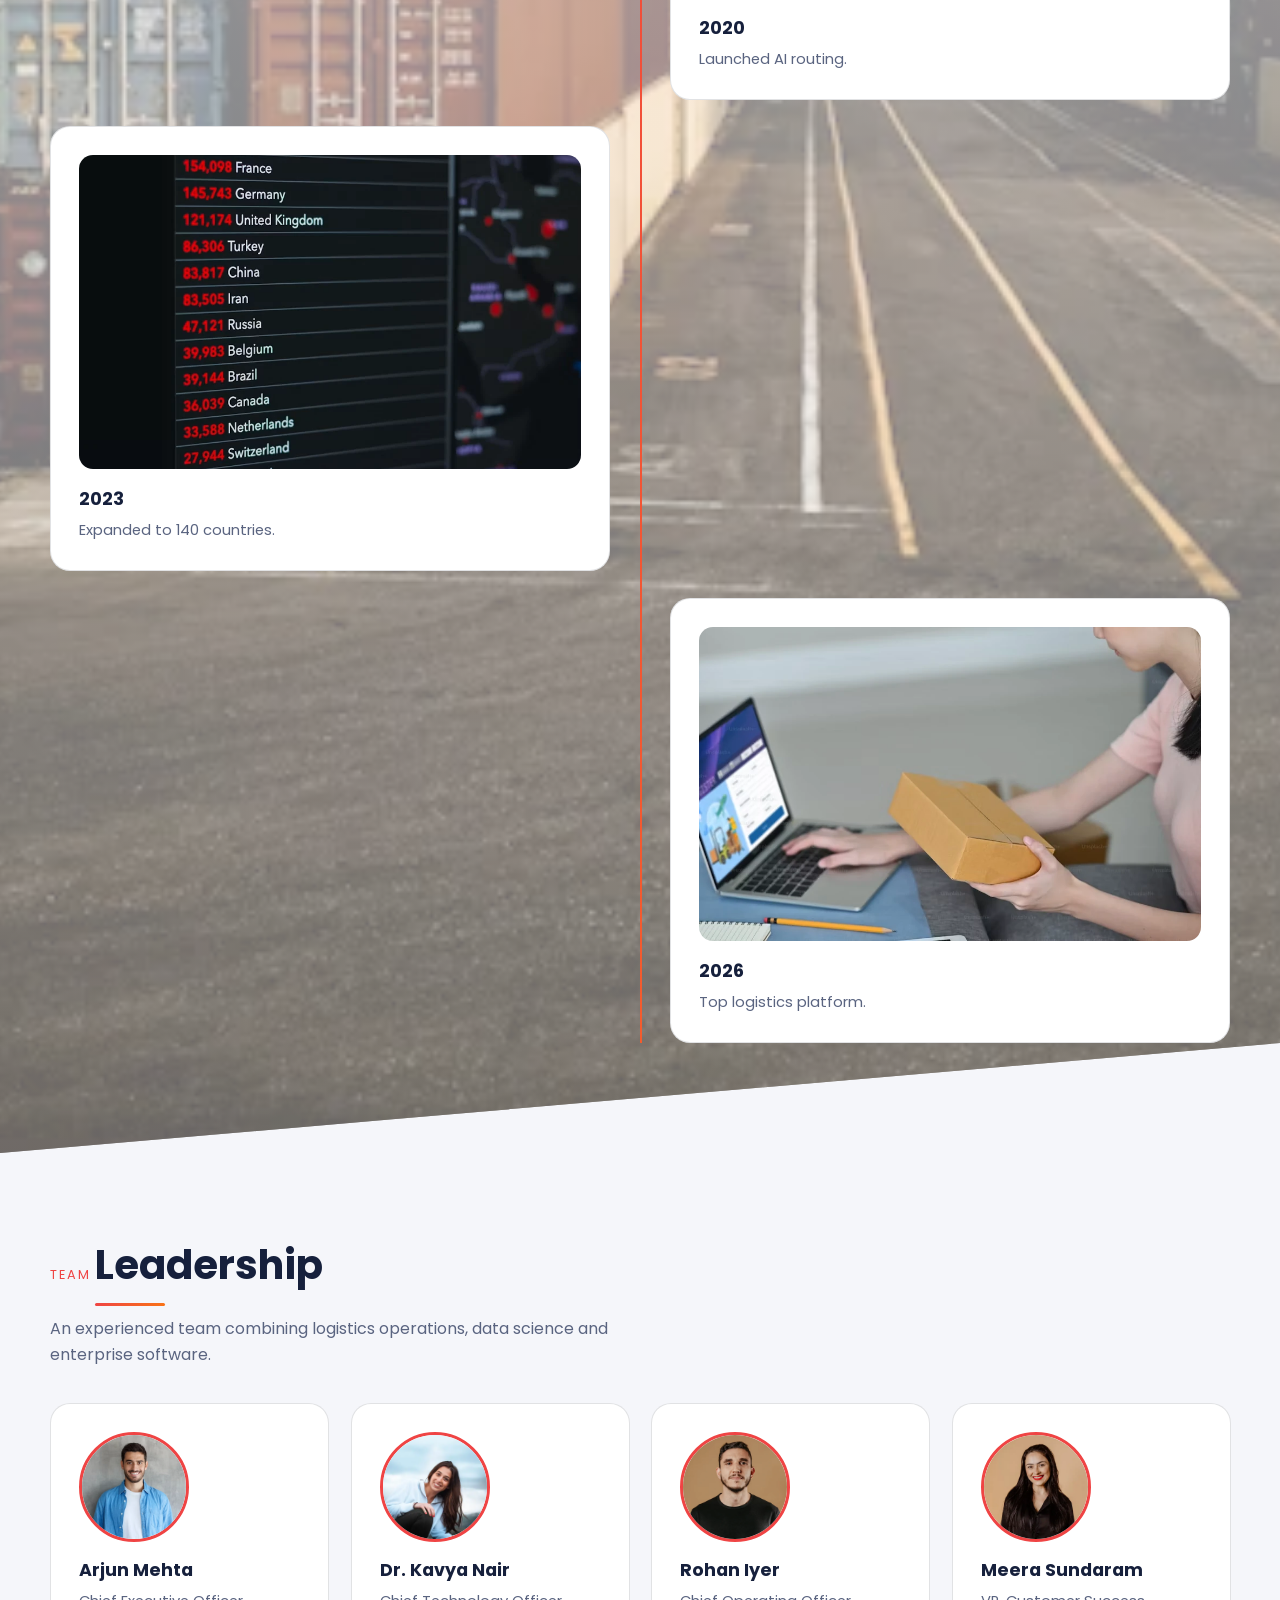
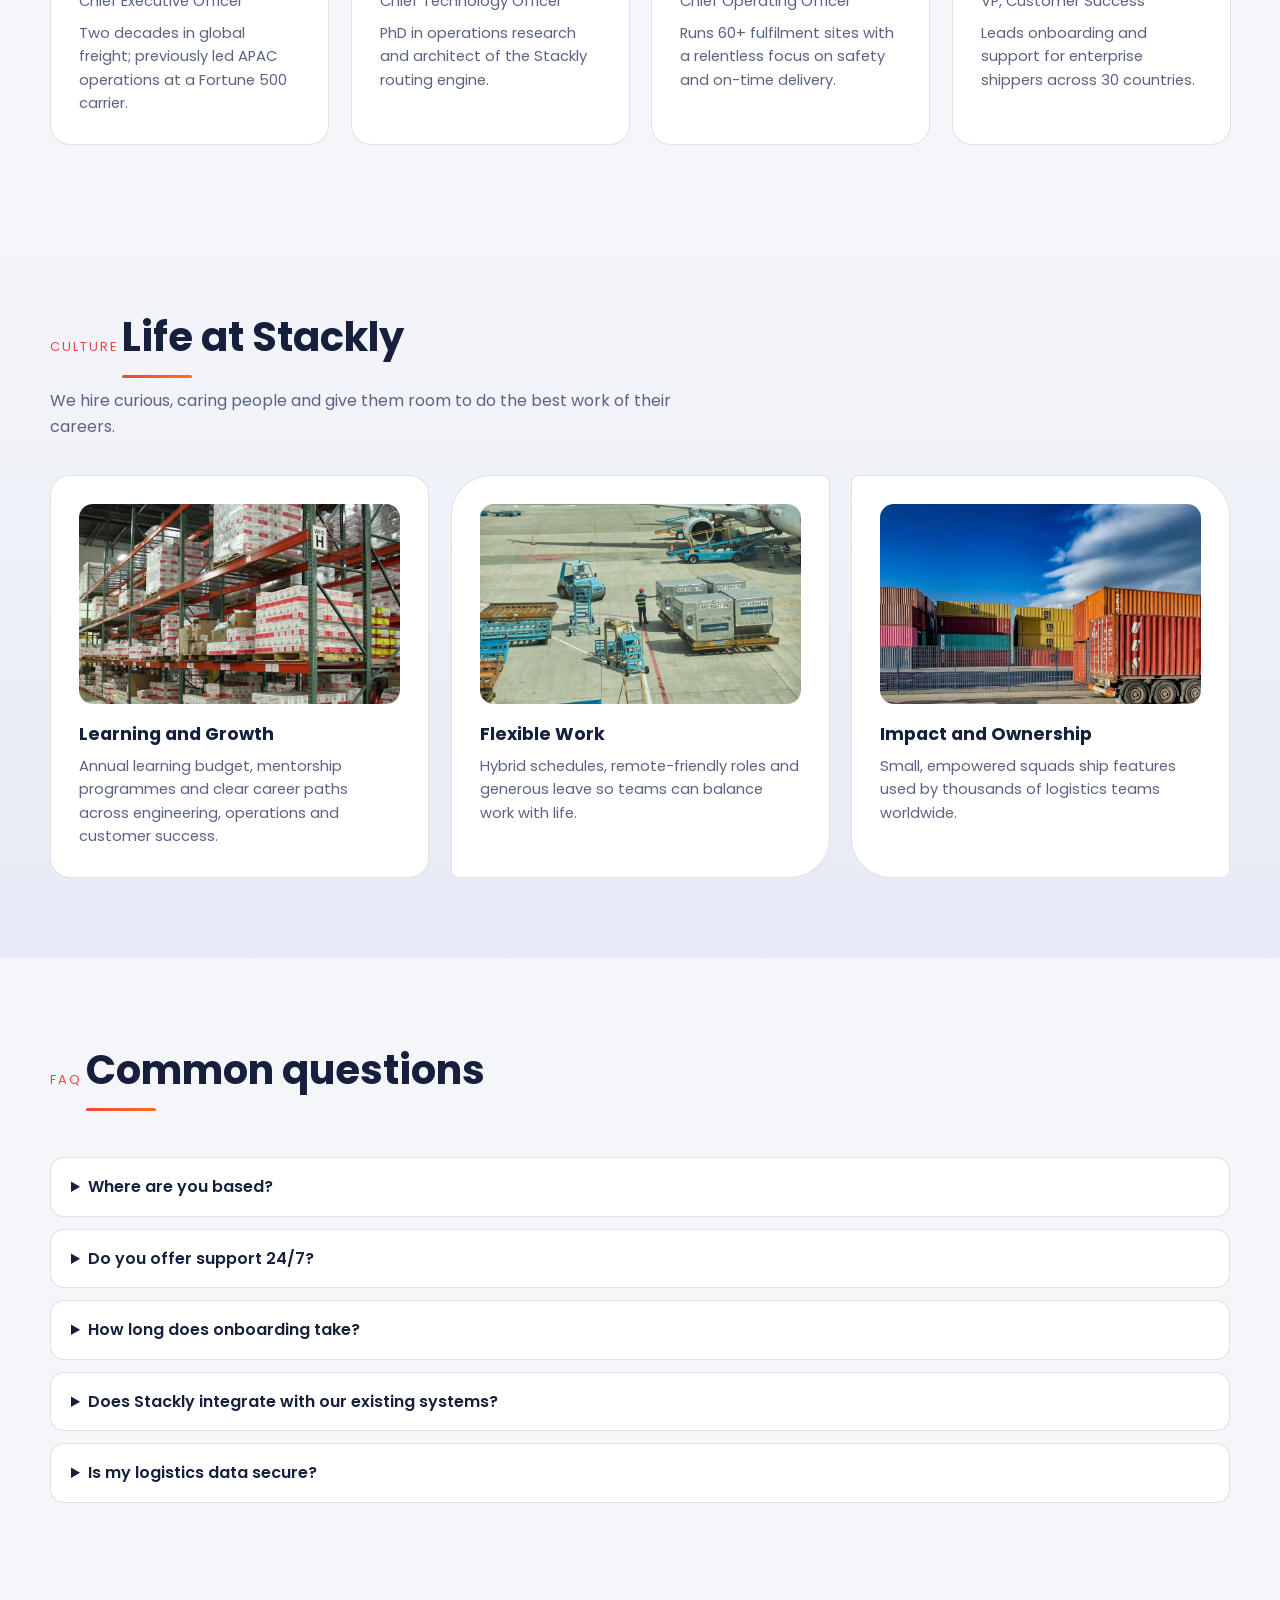
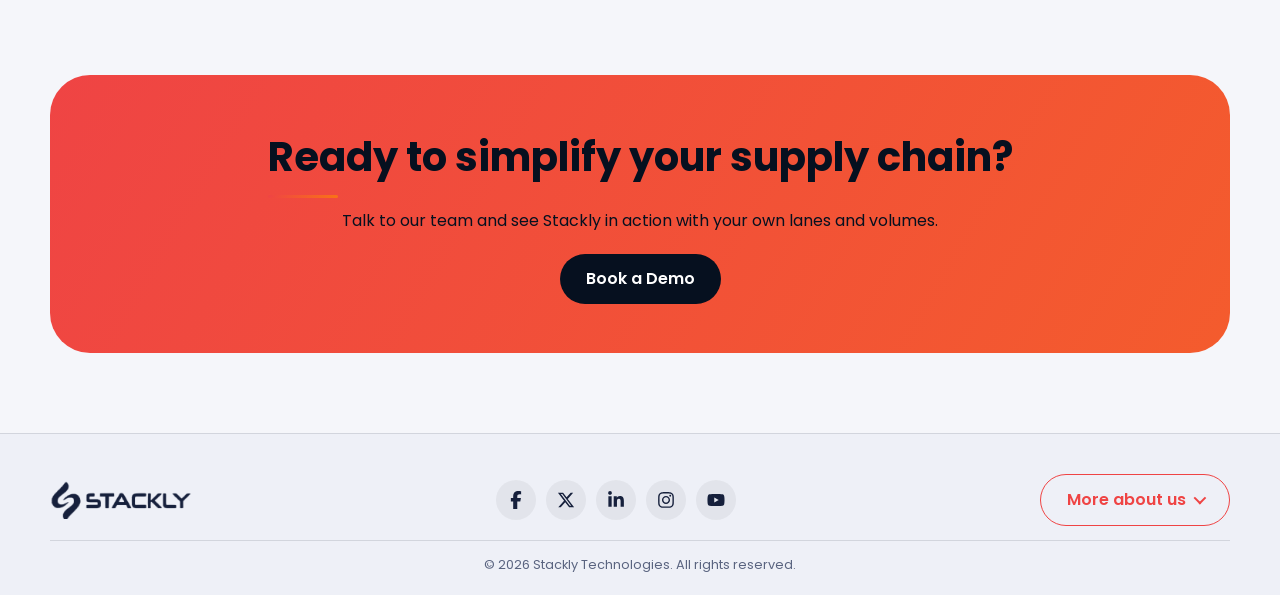
<file: about.html>
<!DOCTYPE html>
<html lang="en">
  <head>
    <meta charset="utf-8">
    <meta name="viewport" content="width=device-width,initial-scale=1">
    <title>About Us | Stackly Logistics</title>
    
    <link rel="stylesheet" href="css/style.css?v=5">
    <link rel="stylesheet" href="css/extra.css?v=5">
    <link rel="preconnect" href="https://fonts.googleapis.com">
    <link href="https://fonts.googleapis.com/css2?family=Poppins:wght@400;600;700&display=swap" rel="stylesheet">
  </head>
  <body>

    <!-- Page loader (animated SVG truck) -->
    <div id="ld">
      <div class="lw">
        <svg viewBox="0 0 200 90">
          <path class="lp" d="M20 60h110V25H20zM130 38h30l20 20v12h-50M20 70h160" fill="none" stroke="#ef4444" stroke-width="4" stroke-linejoin="round"/>
          <circle cx="55" cy="72" r="9" fill="#f97316">
            <animate attributeName="r" values="9;11;9" dur=".8s" repeatCount="indefinite"/>
          </circle>
          <circle cx="150" cy="72" r="9" fill="#f97316">
            <animate attributeName="r" values="9;11;9" dur=".8s" repeatCount="indefinite"/>
          </circle>
        </svg>
        <div class="lb">
          <i></i>
        </div>
        <p style="color:#5a6480;margin-top:10px;font-size:.85rem">Routing your shipment...</p>
      </div>
    </div>

    <!-- Dark overlay behind the mobile menu -->
    <div class="ov"></div>

    <!-- Sticky header: logo, navigation, search, wishlist, cart, sign in, hamburger -->
    <header class="hd">
      <div class="w hdi">
        <a class="logo" href="index.html">
          <img src="assets/stackly-logo-16203C.webp" alt="Stackly" width="150" height="38">
        </a>

        <!-- Navigation (becomes the right-side slide menu on mobile) -->
        <nav id="nv" aria-label="Main">
          <button class="cl" aria-label="Close menu"><span></span><span></span></button>
          <img class="nv-logo" src="assets/stackly-logo-16203C.webp" alt="Stackly" width="140" height="34">
          <a href="index.html">Home</a>
          <a href="about.html" class=on>About</a>
          <a href="services.html">Services</a>
          <a href="solutions.html">Solutions</a>
          <a href="pricing.html">Pricing</a>
          <a href="contact.html">Contact</a>
          <a class="btn mo" href="login.html">Sign In</a>
        </nav>
        <div class="ac">
          <a class="btn si" href="login.html">Sign In</a>
        </div>
        <button class="bg" id="bg" aria-label="Menu"><span></span><span></span><span></span></button>
      </div>
    </header>

    <!-- Section 1: Stackly - About Us -->
    <section class="page">
      <div class="blob b1"></div>
      <div class="blob b2"></div>
      <div class="w">
        <span class="tag">Stackly</span>
        <h1 data-a="d">About Us</h1>
      </div>
    </section>

    <!-- Section 2: Our story - Born in a warehouse -->
    <section class="">
      <div class="w">
        <span class="tag" data-a="l">Our story</span>
        <h2 data-a="l">Born in a warehouse</h2>
        <p class="sub" data-a="r">Stackly began with a simple question: why is moving goods still so hard to see? Eight years later, thousands of teams use our platform to answer it.</p>
        <div class="sp ">
          <div data-a="l">
            <h3 style="font-size:1.5rem">Since 2018</h3>
            <p style="color:#5a6480;margin-top:8px">Stackly was founded by former freight forwarders and software engineers who saw the same problems everywhere: scattered data, manual updates and zero visibility. We built the platform we wished we had.</p>
            <ul>
              <li>Founded in Chennai</li>
              <li>Teams in 12 cities</li>
              <li>Carbon-aware routing</li>
            </ul>
          </div>
          <img class="ci sp2" data-a="z" src="assets/warehouse.webp" alt="Since 2018" width="800" height="500" loading="lazy" onerror="this.onerror=null;this.src='assets/img/port.svg'">
        </div>
      </div>
    </section>

    <!-- Section 3: Impact - Numbers we are proud of -->
    <section class="wave">
      <div class="w">
        <span class="tag" data-a="l">Impact</span>
        <h2 data-a="l">Numbers we are proud of</h2>
        <p class="sub" data-a="r"></p>
        <div class="st">
          <div data-a="z">
            <b class="gt" data-n="12" data-s="M+">0</b>
            <span>Shipments</span>
          </div>
          <div data-a="z">
            <b class="gt" data-n="98" data-s="%">0</b>
            <span>On-time rate</span>
          </div>
          <div data-a="z">
            <b class="gt" data-n="140" data-s="+">0</b>
            <span>Countries</span>
          </div>
          <div data-a="z">
            <b class="gt" data-n="4" data-s="K+">0</b>
            <span>Clients</span>
          </div>
        </div>
      </div>
    </section>

    <!-- Section 4: Values - What drives us -->
    <section class="">
      <div class="w">
        <span class="tag" data-a="l">Values</span>
        <h2 data-a="l">What drives us</h2>
        <p class="sub" data-a="r">Four principles guide how we build products, serve customers and run our company.</p>
        <div class="gr">
          <div class="cd " data-a="l">
            <img class="ci" src="assets/transparancy.webp" alt="Transparency" width="800" height="500" loading="lazy" onerror="this.onerror=null;this.src='assets/img/delivery.svg'">
            <h3>Transparency</h3>
            <p>Every mile visible.</p>
          </div>
          <div class="cd r" data-a="u">
            <img class="ci" src="assets/speed.webp" alt="Speed" width="800" height="500" loading="lazy" onerror="this.onerror=null;this.src='assets/img/route.svg'">
            <h3>Speed</h3>
            <p>Fast decisions, faster delivery.</p>
          </div>
          <div class="cd d" data-a="r">
            <img class="ci" src="assets/sustainability.webp" alt="Sustainability" width="800" height="500" loading="lazy" onerror="this.onerror=null;this.src='assets/img/cold.svg'">
            <h3>Sustainability</h3>
            <p>Fewer emissions per shipment.</p>
          </div>
          <div class="cd " data-a="d">
            <img class="ci" src="assets/partnership.webp" alt="Partnership" width="800" height="500" loading="lazy" onerror="this.onerror=null;this.src='assets/img/team.svg'">
            <h3>Partnership</h3>
            <p>Your success is ours.</p>
          </div>
        </div>
      </div>
    </section>

    <!-- Section 5: Journey - Milestones -->
    <section class="diag ms">
      <div class="w">
        <span class="tag" data-a="l">Journey</span>
        <h2 data-a="l">Milestones</h2>
        <p class="sub" data-a="r"></p>
        <div class="tl">
          <div class="cd " data-a="l">
            <img class="ci" src="assets/founded.webp" alt="2018" width="800" height="500" loading="lazy" onerror="this.onerror=null;this.src='assets/img/delivery.svg'">
            <h3>2018</h3>
            <p>Stackly founded.</p>
          </div>
          <div class="cd " data-a="r">
            <img class="ci" src="assets/Launched_AI_routing_.webp" alt="2020" width="800" height="500" loading="lazy" onerror="this.onerror=null;this.src='assets/img/team.svg'">
            <h3>2020</h3>
            <p>Launched AI routing.</p>
          </div>
          <div class="cd " data-a="l">
            <img class="ci" src="assets/expanded_140_countries.webp" alt="2023" width="800" height="500" loading="lazy" onerror="this.onerror=null;this.src='assets/img/warehouse.svg'">
            <h3>2023</h3>
            <p>Expanded to 140 countries.</p>
          </div>
          <div class="cd " data-a="r">
            <img class="ci" src="assets/logistics_platform.webp" alt="2026" width="800" height="500" loading="lazy" onerror="this.onerror=null;this.src='assets/img/port.svg'">
            <h3>2026</h3>
            <p>Top logistics platform.</p>
          </div>
        </div>
      </div>
    </section>

    <!-- Section 6: Team - Leadership -->
    <section class="">
      <div class="w">
        <span class="tag" data-a="l">Team</span>
        <h2 data-a="l">Leadership</h2>
        <p class="sub" data-a="r">An experienced team combining logistics operations, data science and enterprise software.</p>
        <div class="gr">
          <div class="cd tm" data-a="l">
            <img class="pt" src="assets/av2.webp" alt="Arjun Mehta" width="110" height="110" loading="lazy" onerror="this.style.visibility='hidden'">
            <h3>Arjun Mehta</h3>
            <p class="who" style="margin:2px 0 8px">Chief Executive Officer</p>
            <p>Two decades in global freight; previously led APAC operations at a Fortune 500 carrier.</p>
          </div>
          <div class="cd tm" data-a="u">
            <img class="pt" src="assets/lena.webp" alt="Dr. Kavya Nair" width="110" height="110" loading="lazy" onerror="this.style.visibility='hidden'">
            <h3>Dr. Kavya Nair</h3>
            <p class="who" style="margin:2px 0 8px">Chief Technology Officer</p>
            <p>PhD in operations research and architect of the Stackly routing engine.</p>
          </div>
          <div class="cd tm" data-a="r">
            <img class="pt" src="assets/av3.webp" alt="Rohan Iyer" width="110" height="110" loading="lazy" onerror="this.style.visibility='hidden'">
            <h3>Rohan Iyer</h3>
            <p class="who" style="margin:2px 0 8px">Chief Operating Officer</p>
            <p>Runs 60+ fulfilment sites with a relentless focus on safety and on-time delivery.</p>
          </div>
          <div class="cd tm" data-a="d">
            <img class="pt" src="assets/Aisha.webp" alt="Meera Sundaram" width="110" height="110" loading="lazy" onerror="this.style.visibility='hidden'">
            <h3>Meera Sundaram</h3>
            <p class="who" style="margin:2px 0 8px">VP, Customer Success</p>
            <p>Leads onboarding and support for enterprise shippers across 30 countries.</p>
          </div>
        </div>
      </div>
    </section>

    <!-- Section 7: Culture - Life at Stackly -->
    <section class="wave">
      <div class="w">
        <span class="tag" data-a="l">Culture</span>
        <h2 data-a="l">Life at Stackly</h2>
        <p class="sub" data-a="r">We hire curious, caring people and give them room to do the best work of their careers.</p>
        <div class="gr">
          <div class="cd " data-a="l">
            <img class="ci" src="assets/learing_and_growth.webp" alt="Learning and Growth" width="800" height="500" loading="lazy" onerror="this.onerror=null;this.src='assets/img/port.svg'">
            <h3>Learning and Growth</h3>
            <p>Annual learning budget, mentorship programmes and clear career paths across engineering, operations and customer success.</p>
          </div>
          <div class="cd r" data-a="u">
            <img class="ci" src="assets/flexible_work.webp" alt="Flexible Work" width="800" height="500" loading="lazy" onerror="this.onerror=null;this.src='assets/img/route.svg'">
            <h3>Flexible Work</h3>
            <p>Hybrid schedules, remote-friendly roles and generous leave so teams can balance work with life.</p>
          </div>
          <div class="cd d" data-a="r">
            <img class="ci" src="assets/Impact_and_Ownership (1).webp" alt="Impact and Ownership" width="800" height="500" loading="lazy" onerror="this.onerror=null;this.src='assets/img/warehouse.svg'">
            <h3>Impact and Ownership</h3>
            <p>Small, empowered squads ship features used by thousands of logistics teams worldwide.</p>
          </div>
        </div>
      </div>
    </section>

    <!-- Section 8: FAQ - Common questions -->
    <section class="">
      <div class="w">
        <span class="tag" data-a="l">FAQ</span>
        <h2 data-a="l">Common questions</h2>
        <p class="sub" data-a="r"></p>
        <details class="fq" data-a="u">
          <summary>Where are you based?</summary>
          <p>Our headquarters is in Chennai, India, with regional offices in Singapore, Dubai and London so that customers receive support in their own time zone.</p>
        </details>
        <details class="fq" data-a="u">
          <summary>Do you offer support 24/7?</summary>
          <p>Yes. Live chat, phone and email support are available around the clock, with a guaranteed 15-minute response on priority plans.</p>
        </details>
        <details class="fq" data-a="u">
          <summary>How long does onboarding take?</summary>
          <p>Most teams go live within two to four weeks. A dedicated implementation specialist helps with data migration, carrier connections and staff training.</p>
        </details>
        <details class="fq" data-a="u">
          <summary>Does Stackly integrate with our existing systems?</summary>
          <p>Yes. We provide open APIs and pre-built connectors for popular ERP, WMS, OMS and eCommerce platforms, so Stackly fits into the tools you already use.</p>
        </details>
        <details class="fq" data-a="u">
          <summary>Is my logistics data secure?</summary>
          <p>All data is encrypted in transit and at rest, hosted in ISO 27001-certified facilities, with role-based access controls and regular independent security audits.</p>
        </details>
      </div>
    </section>

    <!-- Section 9: Ready to simplify your supply chain? -->
    <section>
      <div class="w">
        <div class="cta" data-a="z">
          <h2>Ready to simplify your supply chain?</h2>
          <p>Talk to our team and see Stackly in action with your own lanes and volumes.</p>
          <a class="btn b1" href="contact.html">Book a Demo</a>
        </div>
      </div>
    </section>

    <!-- Expandable footer: logo, social icons (go to 404), about, address -->
    <footer class="ft">
      <div class="w">
        <div class="fh">
          <img src="assets/stackly-logo-16203C.webp" alt="Stackly" width="150" height="38">
          <div class="so">
            <a href="404.html" aria-label="facebook-f"><svg viewBox="0 0 320 512" width="18" height="18" fill="currentColor" aria-hidden="true"><path d="M80 299.3V512H196V299.3h86.5l18-97.8H196V166.9c0-51.7 20.3-71.5 72.7-71.5c16.3 0 29.4 .4 37 1.2V7.9C291.4 4 256.4 0 236.2 0C129.3 0 80 50.5 80 159.4v42.1H14v97.8H80z"/></svg></a>
            <a href="404.html" aria-label="x-twitter"><svg viewBox="0 0 512 512" width="18" height="18" fill="currentColor" aria-hidden="true"><path d="M389.2 48h70.6L305.6 224.2 487 464H345L233.7 318.6 106.5 464H35.8L200.7 275.5 26.8 48H172.4L272.9 180.9 389.2 48zM364.4 421.8h39.1L151.1 88h-42L364.4 421.8z"/></svg></a>
            <a href="404.html" aria-label="linkedin-in"><svg viewBox="0 0 448 512" width="18" height="18" fill="currentColor" aria-hidden="true"><path d="M100.28 448H7.4V148.9h92.88zM53.79 108.1C24.09 108.1 0 83.5 0 53.8a53.79 53.79 0 0 1 107.58 0c0 29.7-24.1 54.3-53.79 54.3zM447.9 448h-92.68V302.4c0-34.7-.7-79.2-48.29-79.2-48.29 0-55.69 37.7-55.69 76.7V448h-92.78V148.9h89.08v40.8h1.3c12.4-23.5 42.69-48.3 87.88-48.3 94 0 111.28 61.9 111.28 142.3V448z"/></svg></a>
            <a href="404.html" aria-label="instagram"><svg viewBox="0 0 448 512" width="18" height="18" fill="currentColor" aria-hidden="true"><path d="M224.1 141c-63.6 0-114.9 51.3-114.9 114.9s51.3 114.9 114.9 114.9S339 319.5 339 255.9 287.7 141 224.1 141zm0 189.6c-41.1 0-74.7-33.5-74.7-74.7s33.5-74.7 74.7-74.7 74.7 33.5 74.7 74.7-33.6 74.7-74.7 74.7zm146.4-194.3c0 14.9-12 26.8-26.8 26.8-14.9 0-26.8-12-26.8-26.8s12-26.8 26.8-26.8 26.8 12 26.8 26.8zm76.1 27.2c-1.7-35.9-9.9-67.7-36.2-93.9-26.2-26.2-58-34.4-93.9-36.2-37-2.1-147.9-2.1-184.9 0-35.8 1.7-67.6 9.9-93.9 36.1s-34.4 58-36.2 93.9c-2.1 37-2.1 147.9 0 184.9 1.7 35.9 9.9 67.7 36.2 93.9s58 34.4 93.9 36.2c37 2.1 147.9 2.1 184.9 0 35.9-1.7 67.7-9.9 93.9-36.2 26.2-26.2 34.4-58 36.2-93.9 2.1-37 2.1-147.8 0-184.8zM398.8 388c-7.8 19.6-22.9 34.7-42.6 42.6-29.5 11.7-99.5 9-132.1 9s-102.7 2.6-132.1-9c-19.6-7.8-34.7-22.9-42.6-42.6-11.7-29.5-9-99.5-9-132.1s-2.6-102.7 9-132.1c7.8-19.6 22.9-34.7 42.6-42.6 29.5-11.7 99.5-9 132.1-9s102.7-2.6 132.1 9c19.6 7.8 34.7 22.9 42.6 42.6 11.7 29.5 9 99.5 9 132.1s2.7 102.7-9 132.1z"/></svg></a>
            <a href="404.html" aria-label="youtube"><svg viewBox="0 0 576 512" width="18" height="18" fill="currentColor" aria-hidden="true"><path d="M549.655 124.083c-6.281-23.65-24.787-42.276-48.284-48.597C458.781 64 288 64 288 64S117.22 64 74.629 75.486c-23.497 6.322-42.003 24.947-48.284 48.597-11.412 42.867-11.412 132.305-11.412 132.305s0 89.438 11.412 132.305c6.281 23.65 24.787 41.5 48.284 47.821C117.22 448 288 448 288 448s170.78 0 213.371-11.486c23.497-6.321 42.003-24.171 48.284-47.821 11.412-42.867 11.412-132.305 11.412-132.305s0-89.438-11.412-132.305zm-317.51 213.508V175.185l142.739 81.205-142.739 81.201z"/></svg></a>
          </div>
          <button class="btn o tg" aria-expanded="false">More about us</button>
        </div>
        <div class="fx">
          <div class="fxg">
            <div>
              <h5>About Stackly</h5>
              <p>Stackly is a logistics technology company connecting shippers, carriers and warehouses on one intelligent platform.</p>
            </div>
            <div>
              <h5>Address</h5>
              <p><strong>Address:</strong> MMR Complex, Periyakollappatty, Chinna Thirupathi, Salem, Tamil Nadu 636008</p>
              <p><strong>Phone:</strong> 07010792745</p>
              <p><strong>Website:</strong> https://thestackly.com/</p>
            </div>
            <div>
              <h5>Explore</h5>
              <ul>
                <li><a href="index.html">Home</a></li>
                <li><a href="about.html">About</a></li>
                <li><a href="services.html">Services</a></li>
                <li><a href="solutions.html">Solutions</a></li>
                <li><a href="pricing.html">Pricing</a></li>
                <li><a href="contact.html">Contact</a></li>
              </ul>
            </div>
          </div>
        </div>
        <div class="fb">
          &copy;
          2026 Stackly Technologies. All rights reserved.
        </div>
      </div>
    </footer>
    <script src="js/main.js?v=5"></script>
    <script src="js/extra.js?v=5"></script>
  </body>
</html>
</file>
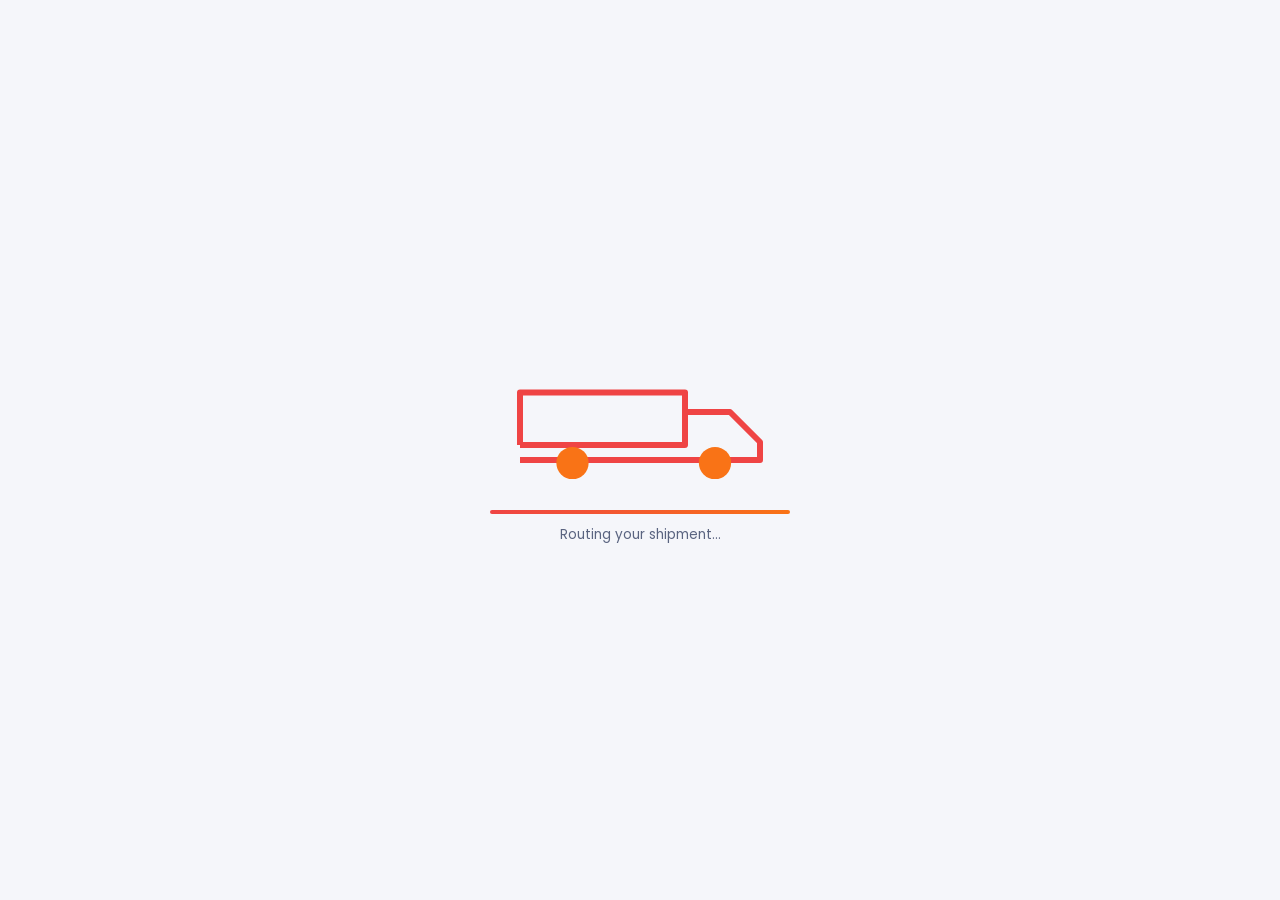
<file: admin-dashboard.html>
<!DOCTYPE html>
<html lang="en">
  <head>
    <meta charset="utf-8">
    <meta name="viewport" content="width=device-width,initial-scale=1">
    <title>Admin Dashboard | Stackly Logistics</title>

    <link rel="stylesheet" href="css/style.css?v=5">
    <link rel="stylesheet" href="css/extra.css?v=5">
    <link rel="preconnect" href="https://fonts.googleapis.com">
    <link href="https://fonts.googleapis.com/css2?family=Poppins:wght@400;600;700&display=swap" rel="stylesheet">
    <link rel="stylesheet" href="https://cdnjs.cloudflare.com/ajax/libs/font-awesome/6.5.1/css/all.min.css">
  </head>
  <body>

    <!-- Page loader (animated SVG truck) -->
    <div id="ld">
      <div class="lw">
        <svg viewBox="0 0 200 90">
          <path class="lp" d="M20 60h110V25H20zM130 38h30l20 20v12h-50M20 70h160" fill="none" stroke="#ef4444" stroke-width="4" stroke-linejoin="round"/>
          <circle cx="55" cy="72" r="9" fill="#f97316">
            <animate attributeName="r" values="9;11;9" dur=".8s" repeatCount="indefinite"/>
          </circle>
          <circle cx="150" cy="72" r="9" fill="#f97316">
            <animate attributeName="r" values="9;11;9" dur=".8s" repeatCount="indefinite"/>
          </circle>
        </svg>
        <div class="lb">
          <i></i>
        </div>
        <p style="color:#5a6480;margin-top:10px;font-size:.85rem">Routing your shipment...</p>
      </div>
    </div>

    <!-- Dark overlay behind the mobile menu -->
    <div class="ov"></div>

    <!-- Dashboard layout: sidebar + main area -->
    <div class="db">

      <!-- Dashboard sidebar (slide-in menu on mobile) -->
      <aside class="sd">
        <button class="cl" aria-label="Close menu"><span></span><span></span></button>
        <img src="assets/stackly-logo-16203C.webp" alt="Stackly" width="150" height="36">
        <div class="prof">
          <span class="pfAv" id="pfAv">A</span>
          <div class="pfTx">
            <b id="pfName">Stackly Admin</b>
            <span id="pfMail">admin@stackly.com</span>
          </div>
        </div>
        <a href="#overview" data-view="overview" class="on"><i class="fa-solid fa-gauge"></i>Overview</a>
        <a href="#users" data-view="users"><i class="fa-solid fa-users"></i>Users</a>
        <a href="#fleet" data-view="fleet"><i class="fa-solid fa-truck"></i>Fleet</a>
        <a href="#warehouses" data-view="warehouses"><i class="fa-solid fa-warehouse"></i>Warehouses</a>
        <a href="#reports" data-view="reports"><i class="fa-solid fa-chart-pie"></i>Reports</a>
        <a href="login.html"><i class="fa-solid fa-right-from-bracket"></i>Logout</a>
      </aside>

      <!-- Dashboard main content -->
      <div class="mn">
        <div class="tp">
          <img class="tpl" src="assets/stackly-logo-16203C.webp" alt="Stackly" width="130" height="30">
          <h2 id="pageTitle">Overview</h2>
          <button class="ib dbg" id="dbg" aria-label="Menu"><span></span><span></span><span></span></button>
        </div>
        <h2 class="mtitle" id="mTitle">Overview</h2>

        <!-- ===================== OVERVIEW ===================== -->
        <div class="view on" data-view="overview" data-title="Overview">
          <div class="vs">
            <div class="vh"><h3>Platform snapshot</h3><p>Last 30 days</p></div>
            <div class="dg">
              <div class="cd" data-a="l">
                <b class="gt">4,120</b>
                <span>Total users</span>
              </div>
              <div class="cd" data-a="u">
                <b class="gt">386</b>
                <span>Fleet vehicles</span>
              </div>
              <div class="cd" data-a="r">
                <b class="gt">$92K</b>
                <span>Revenue</span>
              </div>
              <div class="cd" data-a="d">
                <b class="gt">7</b>
                <span>Open alerts</span>
              </div>
            </div>
          </div>
          <div class="vs">
            <div class="vh"><h3>Weekly activity</h3><a class="lnk" href="#reports">View reports</a></div>
            <div class="g2">
              <div class="cd pn" data-a="u">
                <h4>Shipments processed</h4>
                <svg class="bar" viewBox="0 0 400 160">
                  <defs>
                    <linearGradient id="g1" x1="0" y1="0" x2="0" y2="1">
                      <stop offset="0" stop-color="#ef4444"/>
                      <stop offset="1" stop-color="#f97316"/>
                    </linearGradient>
                  </defs>
                  <rect x="20" y="90" width="32" height="60" rx="8" fill="url(#g1)" style="animation-delay:0.0s"/>
                  <rect x="72" y="55" width="32" height="95" rx="8" fill="url(#g1)" style="animation-delay:0.1s"/>
                  <rect x="124" y="75" width="32" height="75" rx="8" fill="url(#g1)" style="animation-delay:0.2s"/>
                  <rect x="176" y="30" width="32" height="120" rx="8" fill="url(#g1)" style="animation-delay:0.3s"/>
                  <rect x="228" y="50" width="32" height="100" rx="8" fill="url(#g1)" style="animation-delay:0.4s"/>
                  <rect x="280" y="15" width="32" height="135" rx="8" fill="url(#g1)" style="animation-delay:0.5s"/>
                  <rect x="332" y="40" width="32" height="110" rx="8" fill="url(#g1)" style="animation-delay:0.6s"/>
                </svg>
              </div>
              <div class="cd pn" data-a="u">
                <h4>Platform SLA</h4>
                <div class="mrow">
                  <div class="lb2"><b>On-time delivery</b><span>94%</span></div>
                  <div class="prog"><i style="width:94%"></i></div>
                </div>
                <div class="mrow">
                  <div class="lb2"><b>Fleet availability</b><span>88%</span></div>
                  <div class="prog"><i style="width:88%"></i></div>
                </div>
                <div class="mrow">
                  <div class="lb2"><b>Platform uptime</b><span>99.9%</span></div>
                  <div class="prog"><i style="width:99.9%"></i></div>
                </div>
              </div>
            </div>
          </div>
          <div class="vs">
            <div class="vh"><h3>Recent users</h3><a class="lnk" href="#users">Manage users</a></div>
            <div class="cd pn" data-a="u">
              <div class="tw">
                <table>
                  <tr>
                    <th>Name</th>
                    <th>Role</th>
                    <th>Region</th>
                    <th>Status</th>
                  </tr>
                  <tr>
                    <td>Ravi K.</td>
                    <td>Fleet manager</td>
                    <td>South India</td>
                    <td><span class="pl gr">Active</span></td>
                  </tr>
                  <tr>
                    <td>Sara M.</td>
                    <td>Dispatcher</td>
                    <td>West India</td>
                    <td><span class="pl gr">Active</span></td>
                  </tr>
                  <tr>
                    <td>John D.</td>
                    <td>Analyst</td>
                    <td>MENA</td>
                    <td><span class="pl gy">Invited</span></td>
                  </tr>
                </table>
              </div>
            </div>
          </div>
        </div>

        <!-- ===================== USERS ===================== -->
        <div class="view" data-view="users" data-title="Users">
          <div class="vs">
            <div class="vh"><h3>User base</h3><p>Live counts</p></div>
            <div class="dg sm">
              <div class="cd" data-a="l"><b class="gt">4,120</b><span>Total users</span></div>
              <div class="cd" data-a="u"><b class="gt">3,846</b><span>Active</span></div>
              <div class="cd" data-a="r"><b class="gt">128</b><span>New this week</span></div>
              <div class="cd" data-a="d"><b class="gt">22</b><span>Suspended</span></div>
            </div>
          </div>
          <div class="vs">
            <div class="vh"><h3>User directory</h3><a class="lnk" href="#">Export CSV</a></div>
            <div class="cd pn" data-a="u">
              <div class="tw">
                <table>
                  <tr>
                    <th>Name</th>
                    <th>Role</th>
                    <th>Region</th>
                    <th>Joined</th>
                    <th>Status</th>
                  </tr>
                  <tr>
                    <td>Ravi K.</td>
                    <td>Fleet manager</td>
                    <td>South India</td>
                    <td>Mar 2024</td>
                    <td><span class="pl gr">Active</span></td>
                  </tr>
                  <tr>
                    <td>Sara M.</td>
                    <td>Dispatcher</td>
                    <td>West India</td>
                    <td>Jan 2025</td>
                    <td><span class="pl gr">Active</span></td>
                  </tr>
                  <tr>
                    <td>John D.</td>
                    <td>Analyst</td>
                    <td>MENA</td>
                    <td>Sep 2026</td>
                    <td><span class="pl gy">Invited</span></td>
                  </tr>
                  <tr>
                    <td>Aisha N.</td>
                    <td>Operations lead</td>
                    <td>South India</td>
                    <td>Jun 2023</td>
                    <td><span class="pl gr">Active</span></td>
                  </tr>
                </table>
              </div>
            </div>
          </div>
          <div class="vs">
            <div class="g2e">
              <div class="cd pn" data-a="u">
                <h4>Signups this week</h4>
                <div class="mrow">
                  <div class="lb2"><b>Mon - Wed</b><span>62</span></div>
                  <div class="prog"><i style="width:62%"></i></div>
                </div>
                <div class="mrow">
                  <div class="lb2"><b>Thu - Fri</b><span>41</span></div>
                  <div class="prog"><i style="width:41%"></i></div>
                </div>
                <div class="mrow">
                  <div class="lb2"><b>Weekend</b><span>25</span></div>
                  <div class="prog"><i style="width:25%"></i></div>
                </div>
              </div>
              <div class="cd pn" data-a="u">
                <h4>Recent activity</h4>
                <ul class="tl2">
                  <li><b>Aisha N. updated fleet policy</b><span>Today, 2:40 PM</span></li>
                  <li><b>New user John D. invited</b><span>Today, 11:20 AM</span></li>
                  <li><b>Sara M. created 12 orders</b><span>Yesterday, 6:05 PM</span></li>
                  <li><b>Ravi K. closed 3 alerts</b><span>Yesterday, 9:15 AM</span></li>
                </ul>
              </div>
            </div>
          </div>
        </div>

        <!-- ===================== FLEET ===================== -->
        <div class="view" data-view="fleet" data-title="Fleet">
          <div class="vs">
            <div class="vh"><h3>Fleet status</h3><p>Updated 5 min ago</p></div>
            <div class="dg sm">
              <div class="cd" data-a="l"><b class="gt">386</b><span>Vehicles</span></div>
              <div class="cd" data-a="u"><b class="gt">341</b><span>Active now</span></div>
              <div class="cd" data-a="r"><b class="gt">18</b><span>Maintenance</span></div>
              <div class="cd" data-a="d"><b class="gt">88%</b><span>Utilisation</span></div>
            </div>
          </div>
          <div class="vs">
            <div class="vh"><h3>Vehicle registry</h3><a class="lnk" href="#">Add vehicle</a></div>
            <div class="cd pn" data-a="u">
              <div class="tw">
                <table>
                  <tr>
                    <th>Vehicle</th>
                    <th>Type</th>
                    <th>Driver</th>
                    <th>Region</th>
                    <th>Status</th>
                  </tr>
                  <tr>
                    <td>TN-09-AL-4471</td>
                    <td>Trailer</td>
                    <td>Murugan S.</td>
                    <td>South India</td>
                    <td><span class="pl gr">On route</span></td>
                  </tr>
                  <tr>
                    <td>MH-12-QT-1180</td>
                    <td>Container</td>
                    <td>Salim K.</td>
                    <td>West India</td>
                    <td><span class="pl gr">On route</span></td>
                  </tr>
                  <tr>
                    <td>KA-05-MX-2093</td>
                    <td>Reefer</td>
                    <td>Deepa R.</td>
                    <td>South India</td>
                    <td><span class="pl or">Maintenance</span></td>
                  </tr>
                  <tr>
                    <td>DL-01-CT-7742</td>
                    <td>Box truck</td>
                    <td>Imran A.</td>
                    <td>North India</td>
                    <td><span class="pl gy">Idle</span></td>
                  </tr>
                </table>
              </div>
            </div>
          </div>
          <div class="vs">
            <div class="g2e">
              <div class="cd pn" data-a="u">
                <h4>Utilisation by region</h4>
                <div class="mrow">
                  <div class="lb2"><b>South India</b><span>92%</span></div>
                  <div class="prog"><i style="width:92%"></i></div>
                </div>
                <div class="mrow">
                  <div class="lb2"><b>West India</b><span>85%</span></div>
                  <div class="prog"><i style="width:85%"></i></div>
                </div>
                <div class="mrow">
                  <div class="lb2"><b>North India</b><span>74%</span></div>
                  <div class="prog"><i style="width:74%"></i></div>
                </div>
              </div>
              <div class="cd pn" data-a="u">
                <h4>Maintenance schedule</h4>
                <div class="li">
                  <span class="av2"><i class="fa-solid fa-wrench"></i></span>
                  <div class="tx"><b>KA-05-MX-2093</b><span>Reefer unit service</span></div>
                  <span class="mt">Today</span>
                </div>
                <div class="li">
                  <span class="av2"><i class="fa-solid fa-wrench"></i></span>
                  <div class="tx"><b>TN-09-AL-4471</b><span>Tyre rotation</span></div>
                  <span class="mt">16 Oct</span>
                </div>
                <div class="li">
                  <span class="av2"><i class="fa-solid fa-wrench"></i></span>
                  <div class="tx"><b>DL-01-CT-7742</b><span>Brake inspection</span></div>
                  <span class="mt">19 Oct</span>
                </div>
              </div>
            </div>
          </div>
        </div>

        <!-- ===================== WAREHOUSES ===================== -->
        <div class="view" data-view="warehouses" data-title="Warehouses">
          <div class="vs">
            <div class="vh"><h3>Network overview</h3><p>Across 14 facilities</p></div>
            <div class="dg sm">
              <div class="cd" data-a="l"><b class="gt">14</b><span>Warehouses</span></div>
              <div class="cd" data-a="u"><b class="gt">76%</b><span>Capacity used</span></div>
              <div class="cd" data-a="r"><b class="gt">1,240</b><span>Inbound today</span></div>
              <div class="cd" data-a="d"><b class="gt">1,180</b><span>Outbound today</span></div>
            </div>
          </div>
          <div class="vs">
            <div class="vh"><h3>Facility cards</h3><a class="lnk" href="#">Add facility</a></div>
            <div class="qk">
              <a href="#reports">
                <i class="fa-solid fa-warehouse"></i>
                <b>Chennai Central</b>
                <span>82% capacity · Zone A</span>
              </a>
              <a href="#reports">
                <i class="fa-solid fa-warehouse"></i>
                <b>Mumbai West</b>
                <span>71% capacity · Zone B</span>
              </a>
              <a href="#reports">
                <i class="fa-solid fa-warehouse"></i>
                <b>Delhi North</b>
                <span>64% capacity · Zone C</span>
              </a>
              <a href="#reports">
                <i class="fa-solid fa-warehouse"></i>
                <b>Bangalore South</b>
                <span>88% capacity · Zone A</span>
              </a>
            </div>
          </div>
          <div class="vs">
            <div class="g2e">
              <div class="cd pn" data-a="u">
                <h4>Capacity by hub</h4>
                <div class="mrow">
                  <div class="lb2"><b>Chennai Central</b><span>82%</span></div>
                  <div class="prog"><i style="width:82%"></i></div>
                </div>
                <div class="mrow">
                  <div class="lb2"><b>Bangalore South</b><span>88%</span></div>
                  <div class="prog"><i style="width:88%"></i></div>
                </div>
                <div class="mrow">
                  <div class="lb2"><b>Mumbai West</b><span>71%</span></div>
                  <div class="prog"><i style="width:71%"></i></div>
                </div>
              </div>
              <div class="cd pn" data-a="u">
                <h4>Stock alerts</h4>
                <div class="li">
                  <span class="av2"><i class="fa-solid fa-triangle-exclamation"></i></span>
                  <div class="tx"><b>Low stock - SKU 2041</b><span>Chennai Central</span></div>
                  <span class="mt">High</span>
                </div>
                <div class="li">
                  <span class="av2"><i class="fa-solid fa-clock"></i></span>
                  <div class="tx"><b>Slow moving - SKU 1180</b><span>Delhi North</span></div>
                  <span class="mt">Medium</span>
                </div>
                <div class="li">
                  <span class="av2"><i class="fa-solid fa-box"></i></span>
                  <div class="tx"><b>Overstock - SKU 3307</b><span>Mumbai West</span></div>
                  <span class="mt">Low</span>
                </div>
              </div>
            </div>
          </div>
        </div>

        <!-- ===================== REPORTS ===================== -->
        <div class="view" data-view="reports" data-title="Reports">
          <div class="vs">
            <div class="vh"><h3>Reporting overview</h3><p>Auto-generated</p></div>
            <div class="dg sm">
              <div class="cd" data-a="l"><b class="gt">62</b><span>Reports</span></div>
              <div class="cd" data-a="u"><b class="gt">12</b><span>Scheduled</span></div>
              <div class="cd" data-a="r"><b class="gt">4.8M</b><span>Data points</span></div>
              <div class="cd" data-a="d"><b class="gt">99.9%</b><span>Uptime</span></div>
            </div>
          </div>
          <div class="vs">
            <div class="g2">
              <div class="cd pn" data-a="u">
                <h4>Volume trend</h4>
                <svg class="bar" viewBox="0 0 400 160">
                  <defs>
                    <linearGradient id="g2" x1="0" y1="0" x2="0" y2="1">
                      <stop offset="0" stop-color="#ef4444"/>
                      <stop offset="1" stop-color="#f97316"/>
                    </linearGradient>
                  </defs>
                  <rect x="20" y="80" width="32" height="70" rx="8" fill="url(#g2)" style="animation-delay:0.0s"/>
                  <rect x="72" y="60" width="32" height="90" rx="8" fill="url(#g2)" style="animation-delay:0.1s"/>
                  <rect x="124" y="95" width="32" height="55" rx="8" fill="url(#g2)" style="animation-delay:0.2s"/>
                  <rect x="176" y="40" width="32" height="110" rx="8" fill="url(#g2)" style="animation-delay:0.3s"/>
                  <rect x="228" y="70" width="32" height="80" rx="8" fill="url(#g2)" style="animation-delay:0.4s"/>
                  <rect x="280" y="25" width="32" height="125" rx="8" fill="url(#g2)" style="animation-delay:0.5s"/>
                  <rect x="332" y="50" width="32" height="100" rx="8" fill="url(#g2)" style="animation-delay:0.6s"/>
                </svg>
              </div>
              <div class="cd pn" data-a="u">
                <h4>Top routes</h4>
                <div class="mrow">
                  <div class="lb2"><b>Chennai - Dubai</b><span>1,204</span></div>
                  <div class="prog"><i style="width:90%"></i></div>
                </div>
                <div class="mrow">
                  <div class="lb2"><b>Mumbai - Delhi</b><span>988</span></div>
                  <div class="prog"><i style="width:74%"></i></div>
                </div>
                <div class="mrow">
                  <div class="lb2"><b>Kochi - Bangalore</b><span>612</span></div>
                  <div class="prog"><i style="width:46%"></i></div>
                </div>
              </div>
            </div>
          </div>
          <div class="vs">
            <div class="vh"><h3>Generated reports</h3><a class="lnk" href="#">New report</a></div>
            <div class="cd pn" data-a="u">
              <div class="tw">
                <table>
                  <tr>
                    <th>Report</th>
                    <th>Period</th>
                    <th>Generated</th>
                    <th>Status</th>
                  </tr>
                  <tr>
                    <td>Monthly operations</td>
                    <td>Sep 2026</td>
                    <td>01 Oct 2026</td>
                    <td><span class="pl gr">Ready</span></td>
                  </tr>
                  <tr>
                    <td>Fleet utilisation</td>
                    <td>Q3 2026</td>
                    <td>30 Sep 2026</td>
                    <td><span class="pl gr">Ready</span></td>
                  </tr>
                  <tr>
                    <td>Warehouse throughput</td>
                    <td>Oct 2026</td>
                    <td>Today</td>
                    <td><span class="pl or">Running</span></td>
                  </tr>
                  <tr>
                    <td>Customer SLA</td>
                    <td>Oct 2026</td>
                    <td>Scheduled</td>
                    <td><span class="pl gy">Queued</span></td>
                  </tr>
                </table>
              </div>
            </div>
          </div>
        </div>
      </div>
    </div>
    <script src="js/main.js?v=5"></script>
    <script src="js/extra.js?v=5"></script>
  </body>
</html>
</file>
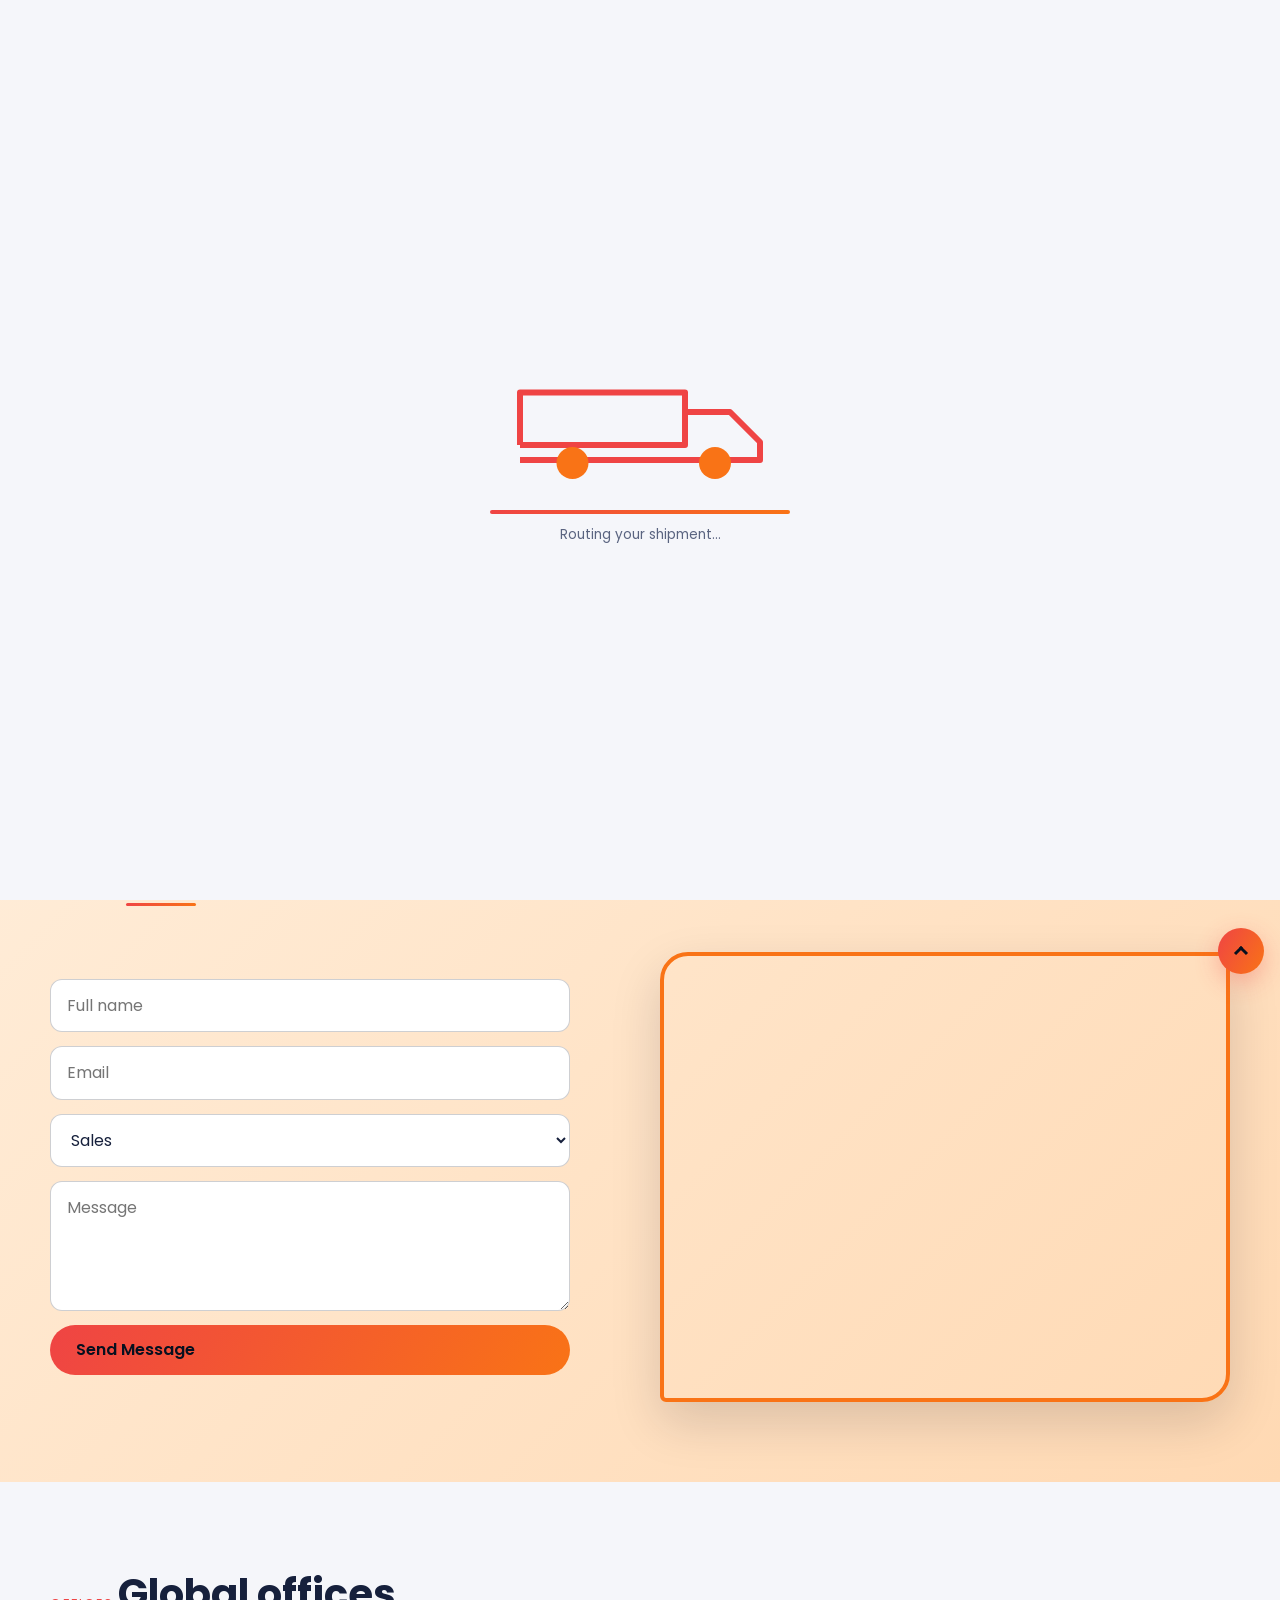
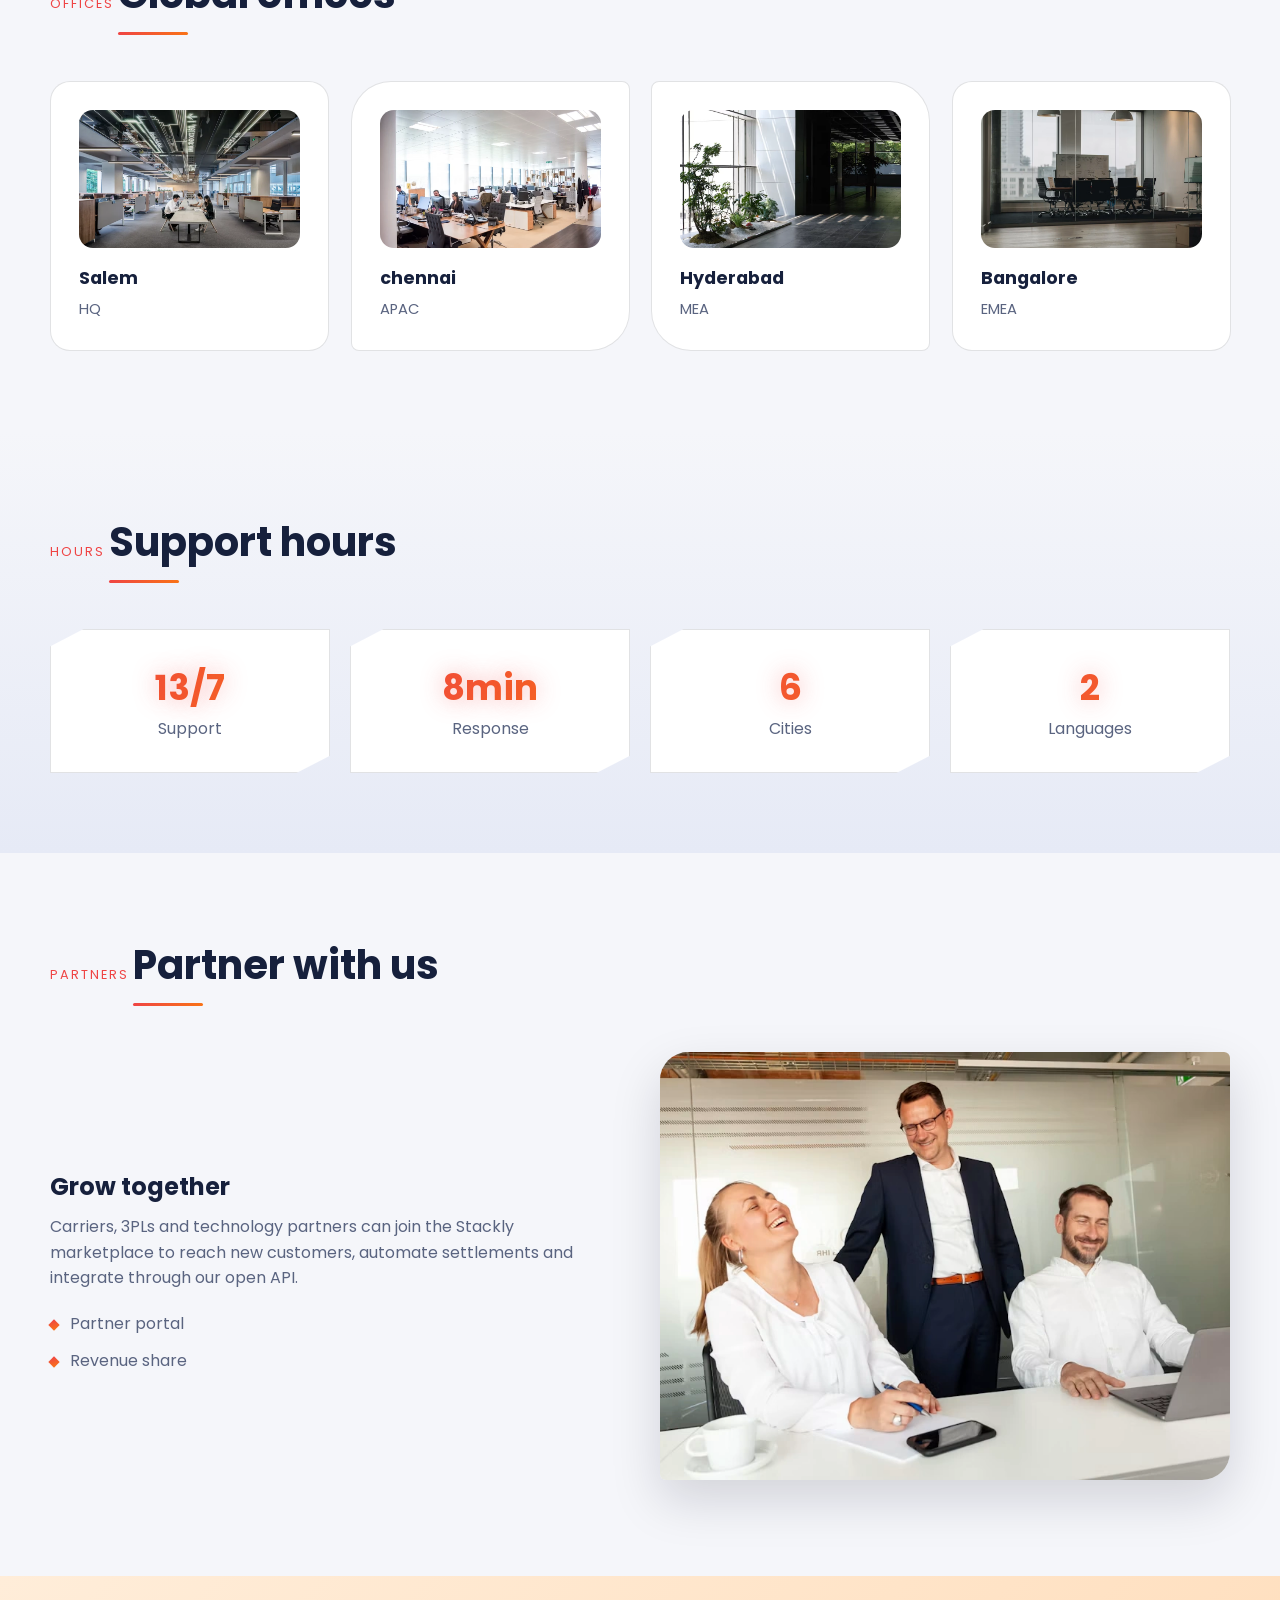
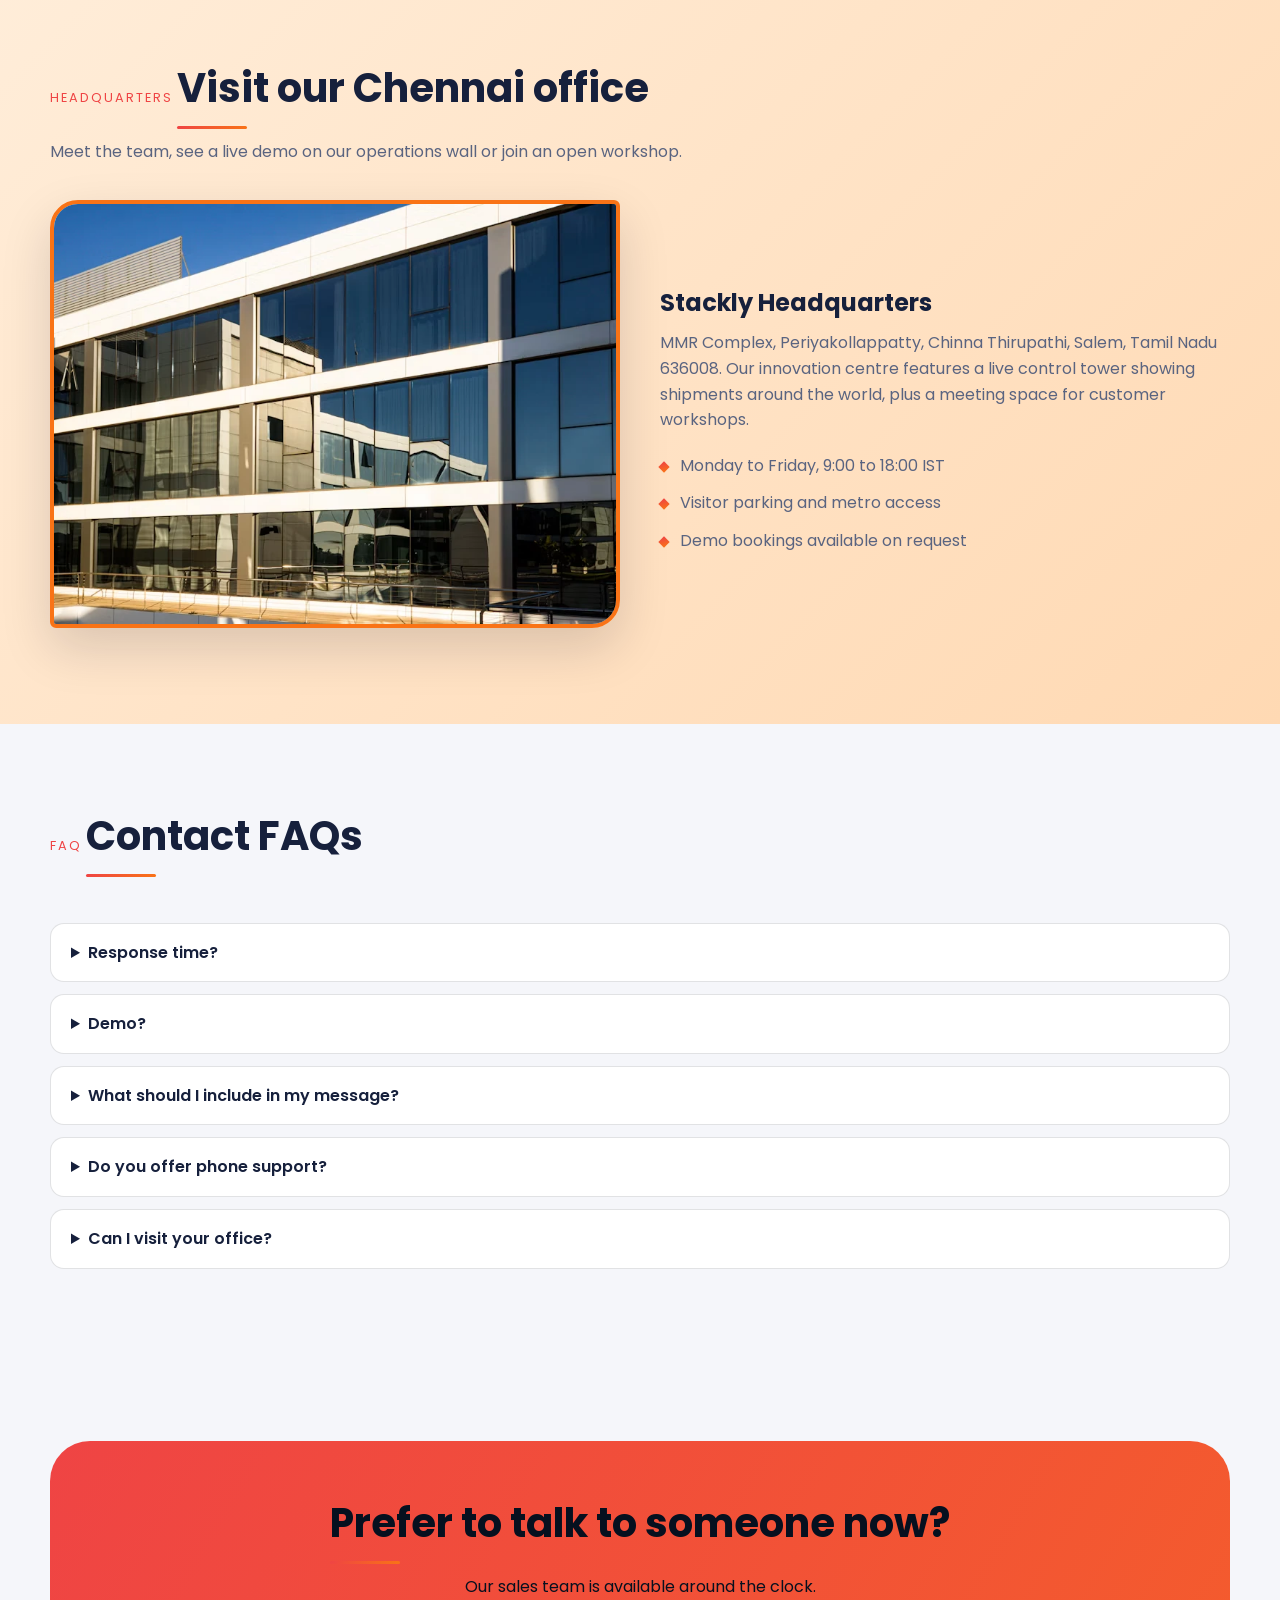
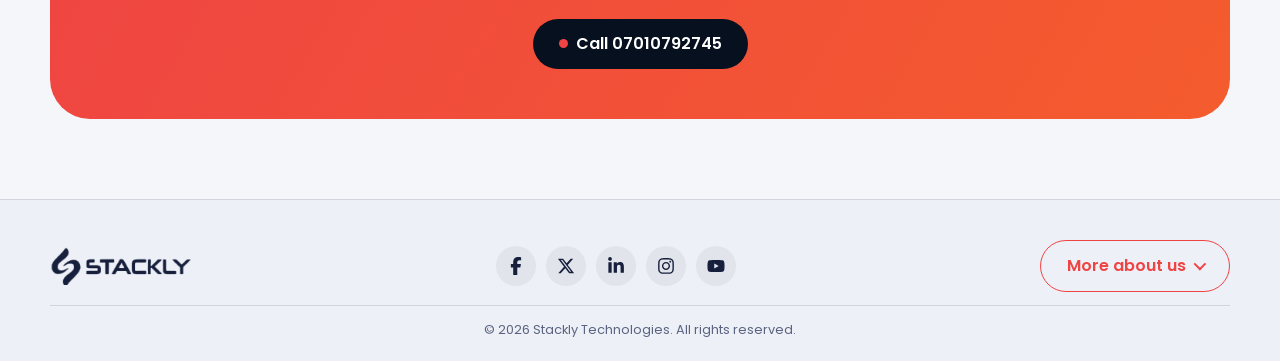
<file: contact.html>
<!DOCTYPE html>
<html lang="en">
  <head>
    <meta charset="utf-8">
    <meta name="viewport" content="width=device-width,initial-scale=1">
    <title>Contact Us | Stackly Logistics</title>
    
    <link rel="stylesheet" href="css/style.css?v=5">
    <link rel="stylesheet" href="css/extra.css?v=5">
    <link rel="preconnect" href="https://fonts.googleapis.com">
    <link href="https://fonts.googleapis.com/css2?family=Poppins:wght@400;600;700&display=swap" rel="stylesheet">
  </head>
  <body>

    <!-- Page loader (animated SVG truck) -->
    <div id="ld">
      <div class="lw">
        <svg viewBox="0 0 200 90">
          <path class="lp" d="M20 60h110V25H20zM130 38h30l20 20v12h-50M20 70h160" fill="none" stroke="#ef4444" stroke-width="4" stroke-linejoin="round"/>
          <circle cx="55" cy="72" r="9" fill="#f97316">
            <animate attributeName="r" values="9;11;9" dur=".8s" repeatCount="indefinite"/>
          </circle>
          <circle cx="150" cy="72" r="9" fill="#f97316">
            <animate attributeName="r" values="9;11;9" dur=".8s" repeatCount="indefinite"/>
          </circle>
        </svg>
        <div class="lb">
          <i></i>
        </div>
        <p style="color:#5a6480;margin-top:10px;font-size:.85rem">Routing your shipment...</p>
      </div>
    </div>

    <!-- Dark overlay behind the mobile menu -->
    <div class="ov"></div>

    <!-- Sticky header: logo, navigation, search, wishlist, cart, sign in, hamburger -->
    <header class="hd">
      <div class="w hdi">
        <a class="logo" href="index.html">
          <img src="assets/stackly-logo-16203C.webp" alt="Stackly" width="150" height="38">
        </a>

        <!-- Navigation (becomes the right-side slide menu on mobile) -->
        <nav id="nv" aria-label="Main">
          <button class="cl" aria-label="Close menu"><span></span><span></span></button>
          <img class="nv-logo" src="assets/stackly-logo-16203C.webp" alt="Stackly" width="140" height="34">
          <a href="index.html">Home</a>
          <a href="about.html">About</a>
          <a href="services.html">Services</a>
          <a href="solutions.html">Solutions</a>
          <a href="pricing.html">Pricing</a>
          <a href="contact.html" class=on>Contact</a>
          <a class="btn mo" href="login.html">Sign In</a>
        </nav>
        <div class="ac">
          <a class="btn si" href="login.html">Sign In</a>
        </div>
        <button class="bg" id="bg" aria-label="Menu"><span></span><span></span><span></span></button>
      </div>
    </header>

    <!-- Section 1: Stackly - Contact Us -->
    <section class="page">
      <div class="blob b1"></div>
      <div class="blob b2"></div>
      <div class="w">
        <span class="tag">Stackly</span>
        <h1 data-a="d">Contact Us</h1>
      </div>
    </section>

    <!-- Section 2: Reach us - Get in touch -->
    <section class="lined">
      <svg class="pg-svg" aria-hidden="true">
        <defs>
          <pattern id="ln-touch" width="44" height="44" patternUnits="userSpaceOnUse">
            <path d="M44 0H0v44" fill="none" stroke="#ef4444" stroke-width="1" stroke-opacity=".5"/>
          </pattern>
        </defs>
        <rect width="100%" height="100%" fill="url(#ln-touch)"/>
      </svg>
      <div class="w">
        <span class="tag" data-a="l">Reach us</span>
        <h2 data-a="l">Get in touch</h2>
        <p class="sub" data-a="r"></p>
        <div class="gr">
          <div class="cd " data-a="l">
            <h3>Visit</h3>
            <p>MMR Complex, Periyakollappatty, Chinna Thirupathi, Salem, Tamil Nadu 636008</p>
          </div>
          <div class="cd r" data-a="u">
            <h3>Call</h3>
            <p>07010792745</p>
          </div>
          <div class="cd d" data-a="r">
            <h3>Email</h3>
            <p>https://thestackly.com/</p>
          </div>
        </div>
      </div>
    </section>

    <!-- Section 3: Message - Send us a message -->
    <section class="orange">
      <div class="w">
        <span class="tag" data-a="l">Message</span>
        <h2 data-a="l">Send us a message</h2>
        <p class="sub" data-a="r"></p>
        <div class="sp">
          <div>
            <form id="cform" class="fm" data-a="r">
              <input id="cname" placeholder="Full name" aria-label="Name">
              <small class="err" id="cnameErr" hidden>Only alphabets are allowed</small>
              <input id="cemail" type="email" placeholder="Email" aria-label="Email">
              <small class="err" id="cemailErr" hidden>Only Gmail addresses are allowed</small>
              <select aria-label="Topic"><option>Sales</option><option>Support</option></select>
              <textarea rows="4" placeholder="Message" aria-label="Message"></textarea>
              <button class="btn">Send Message</button>
            </form>
          </div>
          <iframe class="map" data-a="z" src="https://www.google.com/maps/embed?pb=!1m18!1m12!1m3!1d3907.1616098770783!2d78.17140487505539!3d11.682956588526356!2m3!1f0!2f0!3f0!3m2!1i1024!2i768!4f13.1!3m3!1m2!1s0x3babefef7fd970bb%3A0xe11aef1a71994f9!2sStackly!5e0!3m2!1sen!2sin!4v1791951748900!5m2!1sen!2sin" width="600" height="450" allowfullscreen="" loading="lazy" referrerpolicy="strict-origin-when-cross-origin" title="Stackly location map"></iframe>
        </div>
      </div>
    </section>

    <!-- Section 4: Offices - Global offices -->
    <section class="">
      <div class="w">
        <span class="tag" data-a="l">Offices</span>
        <h2 data-a="l">Global offices</h2>
        <p class="sub" data-a="r"></p>
        <div class="gr">
          <div class="cd " data-a="r">
            <img class="ci" src="assets/salem.webp" alt="Chennai" width="800" height="500" loading="lazy" onerror="this.onerror=null;this.src='assets/img/warehouse.svg'">
            <h3>Salem</h3>
            <p>HQ</p>
          </div>
          <div class="cd r" data-a="l">
            <img class="ci" src="assets/chennai.webp" alt="Singapore" width="800" height="500" loading="lazy" onerror="this.onerror=null;this.src='assets/img/freight.svg'">
            <h3>chennai</h3>
            <p>APAC</p>
          </div>
          <div class="cd d" data-a="d">
            <img class="ci" src="assets/hyderabad.webp" alt="Dubai" width="800" height="500" loading="lazy" onerror="this.onerror=null;this.src='assets/img/cold.svg'">
            <h3>Hyderabad</h3>
            <p>MEA</p>
          </div>
          <div class="cd " data-a="u">
            <img class="ci" src="assets/bangalore.webp" alt="London" width="800" height="500" loading="lazy" onerror="this.onerror=null;this.src='assets/img/analytics.svg'">
            <h3>Bangalore</h3>
            <p>EMEA</p>
          </div>
        </div>
      </div>
    </section>

    <!-- Section 5: Hours - Support hours -->
    <section class="wave">
      <div class="w">
        <span class="tag" data-a="l">Hours</span>
        <h2 data-a="l">Support hours</h2>
        <p class="sub" data-a="r"></p>
        <div class="st">
          <div data-a="z">
            <b class="gt" data-n="24" data-s="/7">0</b>
            <span>Support</span>
          </div>
          <div data-a="z">
            <b class="gt" data-n="15" data-s="min">0</b>
            <span>Response</span>
          </div>
          <div data-a="z">
            <b class="gt" data-n="12" data-s="">0</b>
            <span>Cities</span>
          </div>
          <div data-a="z">
            <b class="gt" data-n="5" data-s="">0</b>
            <span>Languages</span>
          </div>
        </div>
      </div>
    </section>

    <!-- Section 6: Partners - Partner with us -->
    <section class="">
      <div class="w">
        <span class="tag" data-a="l">Partners</span>
        <h2 data-a="l">Partner with us</h2>
        <p class="sub" data-a="r"></p>
        <div class="sp ">
          <div data-a="l">
            <h3 style="font-size:1.5rem">Grow together</h3>
            <p style="color:#5a6480;margin-top:8px">Carriers, 3PLs and technology partners can join the Stackly marketplace to reach new customers, automate settlements and integrate through our open API.</p>
            <ul>
              <li>Partner portal</li>
              <li>Revenue share</li>
            </ul>
          </div>
          <img class="ci sp2" data-a="z" src="assets/Partnership_grow.webp" alt="Grow together" width="800" height="500" loading="lazy" onerror="this.onerror=null;this.src='assets/img/cold.svg'">
        </div>
      </div>
    </section>

    <!-- Section 7: Headquarters - Visit our Chennai office -->
    <section class="orange">
      <div class="w">
        <span class="tag" data-a="l">Headquarters</span>
        <h2 data-a="l">Visit our Chennai office</h2>
        <p class="sub" data-a="r">Meet the team, see a live demo on our operations wall or join an open workshop.</p>
        <div class="sp rv">
          <div data-a="r">
            <h3 style="font-size:1.5rem">Stackly Headquarters</h3>
            <p style="color:#5a6480;margin-top:8px">MMR Complex, Periyakollappatty, Chinna Thirupathi, Salem, Tamil Nadu 636008. Our innovation centre features a live control tower showing shipments around the world, plus a meeting space for customer workshops.</p>
            <ul>
              <li>Monday to Friday, 9:00 to 18:00 IST</li>
              <li>Visitor parking and metro access</li>
              <li>Demo bookings available on request</li>
            </ul>
          </div>
          <img class="ci sp2 bimg" data-a="z" src="assets/chennai_building.webp" alt="Stackly Headquarters" width="800" height="500" loading="lazy" onerror="this.onerror=null;this.src='assets/img/port.svg'">
        </div>
      </div>
    </section>

    <!-- Section 8: FAQ - Contact FAQs -->
    <section class="">
      <div class="w">
        <span class="tag" data-a="l">FAQ</span>
        <h2 data-a="l">Contact FAQs</h2>
        <p class="sub" data-a="r"></p>
        <details class="fq" data-a="u">
          <summary>Response time?</summary>
          <p>Sales and support enquiries are answered within 15 minutes during business hours, and within two hours outside them.</p>
        </details>
        <details class="fq" data-a="u">
          <summary>Demo?</summary>
          <p>Complete the form above and a solutions engineer will schedule a personalised 30-minute walkthrough using your own lanes and data.</p>
        </details>
        <details class="fq" data-a="u">
          <summary>What should I include in my message?</summary>
          <p>Share your main trade lanes, monthly shipment volume and any systems you use, and we can respond with a tailored proposal faster.</p>
        </details>
        <details class="fq" data-a="u">
          <summary>Do you offer phone support?</summary>
          <p>Yes. Priority plans include around-the-clock phone support, while all customers can reach us by live chat and email.</p>
        </details>
        <details class="fq" data-a="u">
          <summary>Can I visit your office?</summary>
          <p>Absolutely. Our Salem headquarters welcomes visitors Monday to Friday, and demo bookings are available on request.</p>
        </details>
      </div>
    </section>

    <!-- Section 9: Prefer to talk to someone now? -->
    <section>
      <div class="w">
        <div class="cta" data-a="z">
          <h2>Prefer to talk to someone now?</h2>
          <p>Our sales team is available around the clock.</p>
          <a class="btn b5" href="404.html">Call 07010792745</a>
        </div>
      </div>
    </section>

    <!-- Expandable footer: logo, social icons (go to 404), about, address -->
    <footer class="ft">
      <div class="w">
        <div class="fh">
          <img src="assets/stackly-logo-16203C.webp" alt="Stackly" width="150" height="38">
          <div class="so">
            <a href="404.html" aria-label="facebook-f"><svg viewBox="0 0 320 512" width="18" height="18" fill="currentColor" aria-hidden="true"><path d="M80 299.3V512H196V299.3h86.5l18-97.8H196V166.9c0-51.7 20.3-71.5 72.7-71.5c16.3 0 29.4 .4 37 1.2V7.9C291.4 4 256.4 0 236.2 0C129.3 0 80 50.5 80 159.4v42.1H14v97.8H80z"/></svg></a>
            <a href="404.html" aria-label="x-twitter"><svg viewBox="0 0 512 512" width="18" height="18" fill="currentColor" aria-hidden="true"><path d="M389.2 48h70.6L305.6 224.2 487 464H345L233.7 318.6 106.5 464H35.8L200.7 275.5 26.8 48H172.4L272.9 180.9 389.2 48zM364.4 421.8h39.1L151.1 88h-42L364.4 421.8z"/></svg></a>
            <a href="404.html" aria-label="linkedin-in"><svg viewBox="0 0 448 512" width="18" height="18" fill="currentColor" aria-hidden="true"><path d="M100.28 448H7.4V148.9h92.88zM53.79 108.1C24.09 108.1 0 83.5 0 53.8a53.79 53.79 0 0 1 107.58 0c0 29.7-24.1 54.3-53.79 54.3zM447.9 448h-92.68V302.4c0-34.7-.7-79.2-48.29-79.2-48.29 0-55.69 37.7-55.69 76.7V448h-92.78V148.9h89.08v40.8h1.3c12.4-23.5 42.69-48.3 87.88-48.3 94 0 111.28 61.9 111.28 142.3V448z"/></svg></a>
            <a href="404.html" aria-label="instagram"><svg viewBox="0 0 448 512" width="18" height="18" fill="currentColor" aria-hidden="true"><path d="M224.1 141c-63.6 0-114.9 51.3-114.9 114.9s51.3 114.9 114.9 114.9S339 319.5 339 255.9 287.7 141 224.1 141zm0 189.6c-41.1 0-74.7-33.5-74.7-74.7s33.5-74.7 74.7-74.7 74.7 33.5 74.7 74.7-33.6 74.7-74.7 74.7zm146.4-194.3c0 14.9-12 26.8-26.8 26.8-14.9 0-26.8-12-26.8-26.8s12-26.8 26.8-26.8 26.8 12 26.8 26.8zm76.1 27.2c-1.7-35.9-9.9-67.7-36.2-93.9-26.2-26.2-58-34.4-93.9-36.2-37-2.1-147.9-2.1-184.9 0-35.8 1.7-67.6 9.9-93.9 36.1s-34.4 58-36.2 93.9c-2.1 37-2.1 147.9 0 184.9 1.7 35.9 9.9 67.7 36.2 93.9s58 34.4 93.9 36.2c37 2.1 147.9 2.1 184.9 0 35.9-1.7 67.7-9.9 93.9-36.2 26.2-26.2 34.4-58 36.2-93.9 2.1-37 2.1-147.8 0-184.8zM398.8 388c-7.8 19.6-22.9 34.7-42.6 42.6-29.5 11.7-99.5 9-132.1 9s-102.7 2.6-132.1-9c-19.6-7.8-34.7-22.9-42.6-42.6-11.7-29.5-9-99.5-9-132.1s-2.6-102.7 9-132.1c7.8-19.6 22.9-34.7 42.6-42.6 29.5-11.7 99.5-9 132.1-9s102.7-2.6 132.1 9c19.6 7.8 34.7 22.9 42.6 42.6 11.7 29.5 9 99.5 9 132.1s2.7 102.7-9 132.1z"/></svg></a>
            <a href="404.html" aria-label="youtube"><svg viewBox="0 0 576 512" width="18" height="18" fill="currentColor" aria-hidden="true"><path d="M549.655 124.083c-6.281-23.65-24.787-42.276-48.284-48.597C458.781 64 288 64 288 64S117.22 64 74.629 75.486c-23.497 6.322-42.003 24.947-48.284 48.597-11.412 42.867-11.412 132.305-11.412 132.305s0 89.438 11.412 132.305c6.281 23.65 24.787 41.5 48.284 47.821C117.22 448 288 448 288 448s170.78 0 213.371-11.486c23.497-6.321 42.003-24.171 48.284-47.821 11.412-42.867 11.412-132.305 11.412-132.305s0-89.438-11.412-132.305zm-317.51 213.508V175.185l142.739 81.205-142.739 81.201z"/></svg></a>
          </div>
          <button class="btn o tg" aria-expanded="false">More about us</button>
        </div>
        <div class="fx">
          <div class="fxg">
            <div>
              <h5>About Stackly</h5>
              <p>Stackly is a logistics technology company connecting shippers, carriers and warehouses on one intelligent platform.</p>
            </div>
            <div>
              <h5>Address</h5>
              <p><strong>Address:</strong> MMR Complex, Periyakollappatty, Chinna Thirupathi, Salem, Tamil Nadu 636008</p>
              <p><strong>Phone:</strong> 07010792745</p>
              <p><strong>Website:</strong> https://thestackly.com/</p>
            </div>
            <div>
              <h5>Explore</h5>
              <ul>
                <li><a href="index.html">Home</a></li>
                <li><a href="about.html">About</a></li>
                <li><a href="services.html">Services</a></li>
                <li><a href="solutions.html">Solutions</a></li>
                <li><a href="pricing.html">Pricing</a></li>
                <li><a href="contact.html">Contact</a></li>
              </ul>
            </div>
          </div>
        </div>
        <div class="fb">
          &copy;
          2026 Stackly Technologies. All rights reserved.
        </div>
      </div>
    </footer>
    <script src="js/main.js?v=5"></script>
    <script src="js/extra.js?v=5"></script>
  </body>
</html>
</file>
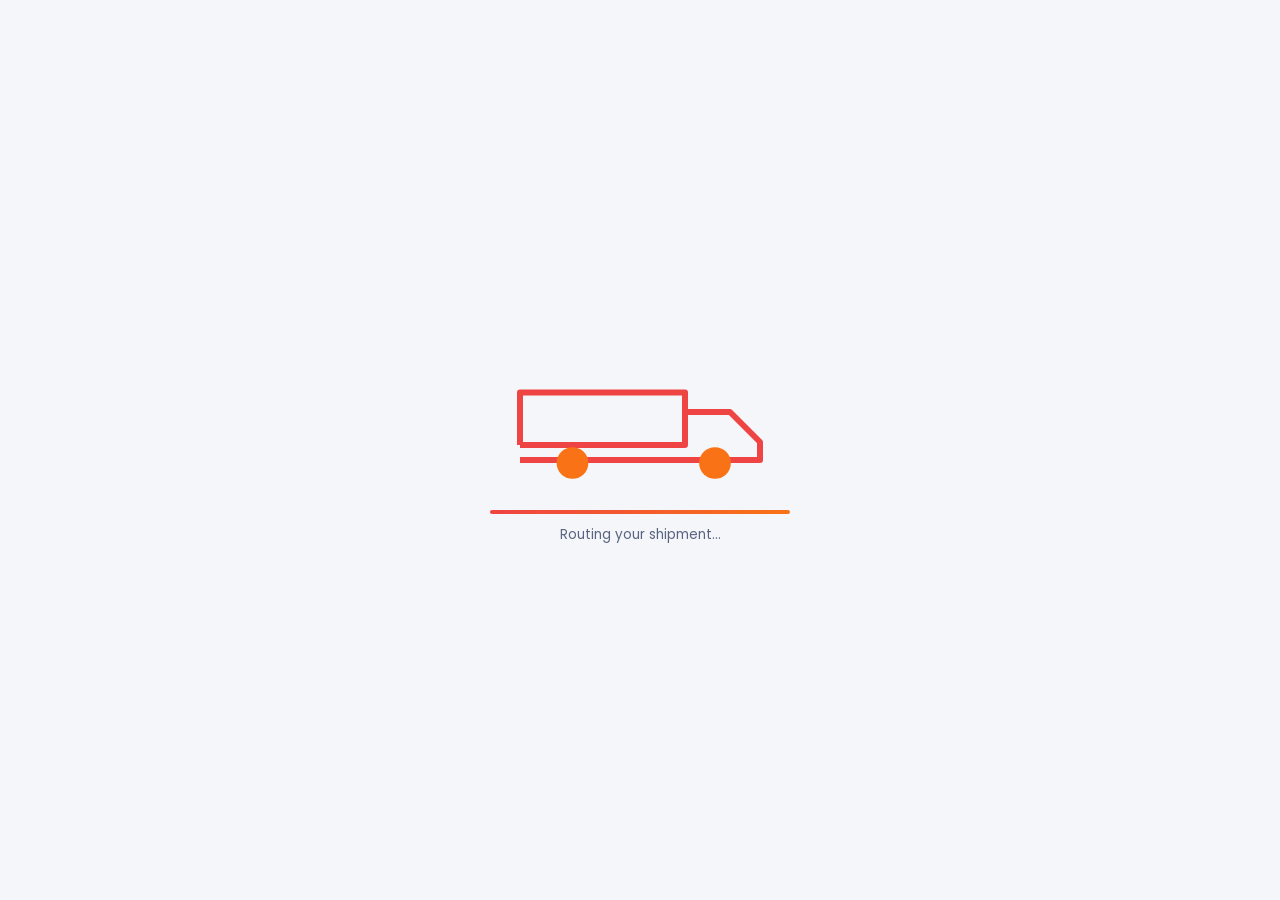
<file: login.html>
<!DOCTYPE html>
<html lang="en">
  <head>
    <meta charset="utf-8">
    <meta name="viewport" content="width=device-width,initial-scale=1">
    <title>Sign In | Stackly Logistics</title>

    <link rel="stylesheet" href="css/style.css?v=5">
    <link rel="stylesheet" href="css/extra.css?v=5">
    <link rel="stylesheet" href="css/auth.css?v=5">
    <link rel="preconnect" href="https://fonts.googleapis.com">
    <link href="https://fonts.googleapis.com/css2?family=Poppins:wght@400;600;700&display=swap" rel="stylesheet">
  </head>
  <body>

    <!-- Page loader (animated SVG truck) -->
    <div id="ld">
      <div class="lw">
        <svg viewBox="0 0 200 90">
          <path class="lp" d="M20 60h110V25H20zM130 38h30l20 20v12h-50M20 70h160" fill="none" stroke="#ef4444" stroke-width="4" stroke-linejoin="round"/>
          <circle cx="55" cy="72" r="9" fill="#f97316">
            <animate attributeName="r" values="9;11;9" dur=".8s" repeatCount="indefinite"/>
          </circle>
          <circle cx="150" cy="72" r="9" fill="#f97316">
            <animate attributeName="r" values="9;11;9" dur=".8s" repeatCount="indefinite"/>
          </circle>
        </svg>
        <div class="lb">
          <i></i>
        </div>
        <p style="color:#5a6480;margin-top:10px;font-size:.85rem">Routing your shipment...</p>
      </div>
    </div>

    <!-- Dark overlay behind the mobile menu -->
    <div class="ov"></div>

    <!-- Sticky header (mobile only): logo + hamburger menu -->
    <header class="hd hd-auth">
      <div class="w hdi">
        <a class="logo" href="index.html">
          <img src="assets/stackly-logo-16203C.webp" alt="Stackly" width="150" height="38">
        </a>
        <nav id="nv" aria-label="Main">
          <button class="cl" aria-label="Close menu"><span></span><span></span></button>
          <img class="nv-logo" src="assets/stackly-logo-16203C.webp" alt="Stackly" width="140" height="34">
          <a href="index.html">Home</a>
          <a href="about.html">About</a>
          <a href="services.html">Services</a>
          <a href="solutions.html">Solutions</a>
          <a href="pricing.html">Pricing</a>
          <a href="contact.html">Contact</a>
          <a class="btn mo" href="signup.html">Sign Up</a>
        </nav>
        <div class="ac">
          <a class="btn si" href="signup.html">Sign Up</a>
        </div>
        <button class="bg" id="bg" aria-label="Menu"><span></span><span></span><span></span></button>
      </div>
    </header>

    <!-- Sign in area -->
    <main class="au">
      <div class="abg" aria-hidden="true">
        <div class="afloor"></div>
        <span class="aorb a1"></span>
        <span class="aorb a2"></span>
        <span class="aorb a3"></span>
        <div class="acube u1"><i></i><i></i><i></i><i></i><i></i><i></i></div>
        <div class="acube u2"><i></i><i></i><i></i><i></i><i></i><i></i></div>
        <div class="acube u3"><i></i><i></i><i></i><i></i><i></i><i></i></div>
      </div>
      <div class="w authwrap">
        <aside class="ap" data-a="l">
          <img class="aplogo" src="assets/stackly-logo-16203C.webp" alt="Stackly" width="150" height="38">
          <h1>Logistics that moves as <span class="gt">fast as you do.</span></h1>
          <p class="apsub">Sign in to track shipments, manage carriers and settle invoices from one intelligent platform.</p>
          <ul class="apl">
            <li>Real-time tracking across 140+ countries</li>
            <li>AI route and carrier matching</li>
            <li>Automated customs and invoicing</li>
          </ul>
          <div class="aps">
            <div><b>12M+</b><span>Shipments</span></div>
            <div><b>98%</b><span>On-time</span></div>
            <div><b>24/7</b><span>Support</span></div>
          </div>
        </aside>

        <div class="ab" data-a="z">
          <h2 class="atitle">Welcome back</h2>
          <p class="asub">Sign in to your Stackly account to continue.</p>
          <div class="tb roletab" data-role>
            <button class="on" data-r="user">User</button>
            <button data-r="admin">Admin</button>
          </div>
          <form class="fm" id="lf" novalidate>
            <input type="email" id="lemail" placeholder="Email" required aria-label="Email">
            <small class="err" id="lemailErr" hidden>Only Gmail addresses are allowed</small>
            <div class="pw">
              <input type="password" id="p1" placeholder="Password" required autocomplete="current-password" aria-label="Password">
              <button type="button" class="eye" aria-label="Toggle password">Show</button>
            </div>
            <div class="arow">
              <label class="chk"><input type="checkbox" checked> <span>Remember me</span></label>
              <a class="lk" href="404.html">Forgot password?</a>
            </div>
            <button class="btn" type="submit">Sign In</button>
          </form>
          <div class="sep"><span>or continue with</span></div>
          <div class="soc">
            <button type="button" class="sbtn" aria-label="Continue with Google">
              <svg viewBox="0 0 488 512" width="18" height="18" aria-hidden="true"><path fill="#EA4335" d="M488 261.8C488 403.3 391.1 504 248 504 110.8 504 0 393.2 0 256S110.8 8 248 8c66.8 0 123 24.5 166.3 64.9l-67.5 64.9C258.5 52.6 94.3 116.6 94.3 256c0 86.5 69.1 156.6 153.7 156.6 98.2 0 135-70.4 140.8-106.9H248v-85.3h236.1c2.3 12.7 3.9 24.9 3.9 41.4z"/></svg>
              Google
            </button>
            <button type="button" class="sbtn" aria-label="Continue with Microsoft">
              <svg viewBox="0 0 448 512" width="18" height="18" aria-hidden="true"><path fill="#00A4EF" d="M0 32h214.6v214.6H0zm233.4 0H448v214.6H233.4zM0 265.4h214.6V480H0zm233.4 0H448V480H233.4z"/></svg>
              Microsoft
            </button>
            <button type="button" class="sbtn" aria-label="Continue with Apple">
              <svg viewBox="0 0 384 512" width="18" height="18" fill="currentColor" aria-hidden="true"><path d="M318.7 268.7c-.2-36.7 16.4-64.4 50-84.8-18.8-26.9-47.2-41.7-84.7-44.6-35.5-2.8-74.3 20.7-88.5 20.7-15 0-49.4-19.7-76.4-19.7C63.3 141.2 4 184.8 4 273.5q0 39.3 14.4 81.2c12.8 36.7 59 126.7 107.2 125.2 25.2-.6 43-17.9 75.8-17.9 31.8 0 48.3 17.9 76.4 17.9 48.6-.7 90.4-82.5 102.6-119.3-65.2-30.7-61.7-90-61.7-91.9zm-56.6-164.2c27.3-32.4 24.8-61.9 24-72.5-24.1 1.4-52 16.4-67.9 34.9-17.5 19.8-27.8 44.3-25.6 71.9 26.1 2 49.9-11.4 69.5-34.3z"/></svg>
              Apple
            </button>
          </div>
          <p class="swap">New to Stackly? <a href="signup.html">Create an account</a></p>
          <a class="btn o homeback" href="index.html">Go Back Home</a>
        </div>
      </div>
    </main>

    <script src="js/main.js?v=5"></script>
    <script src="js/extra.js?v=5"></script>
  </body>
</html>
</file>
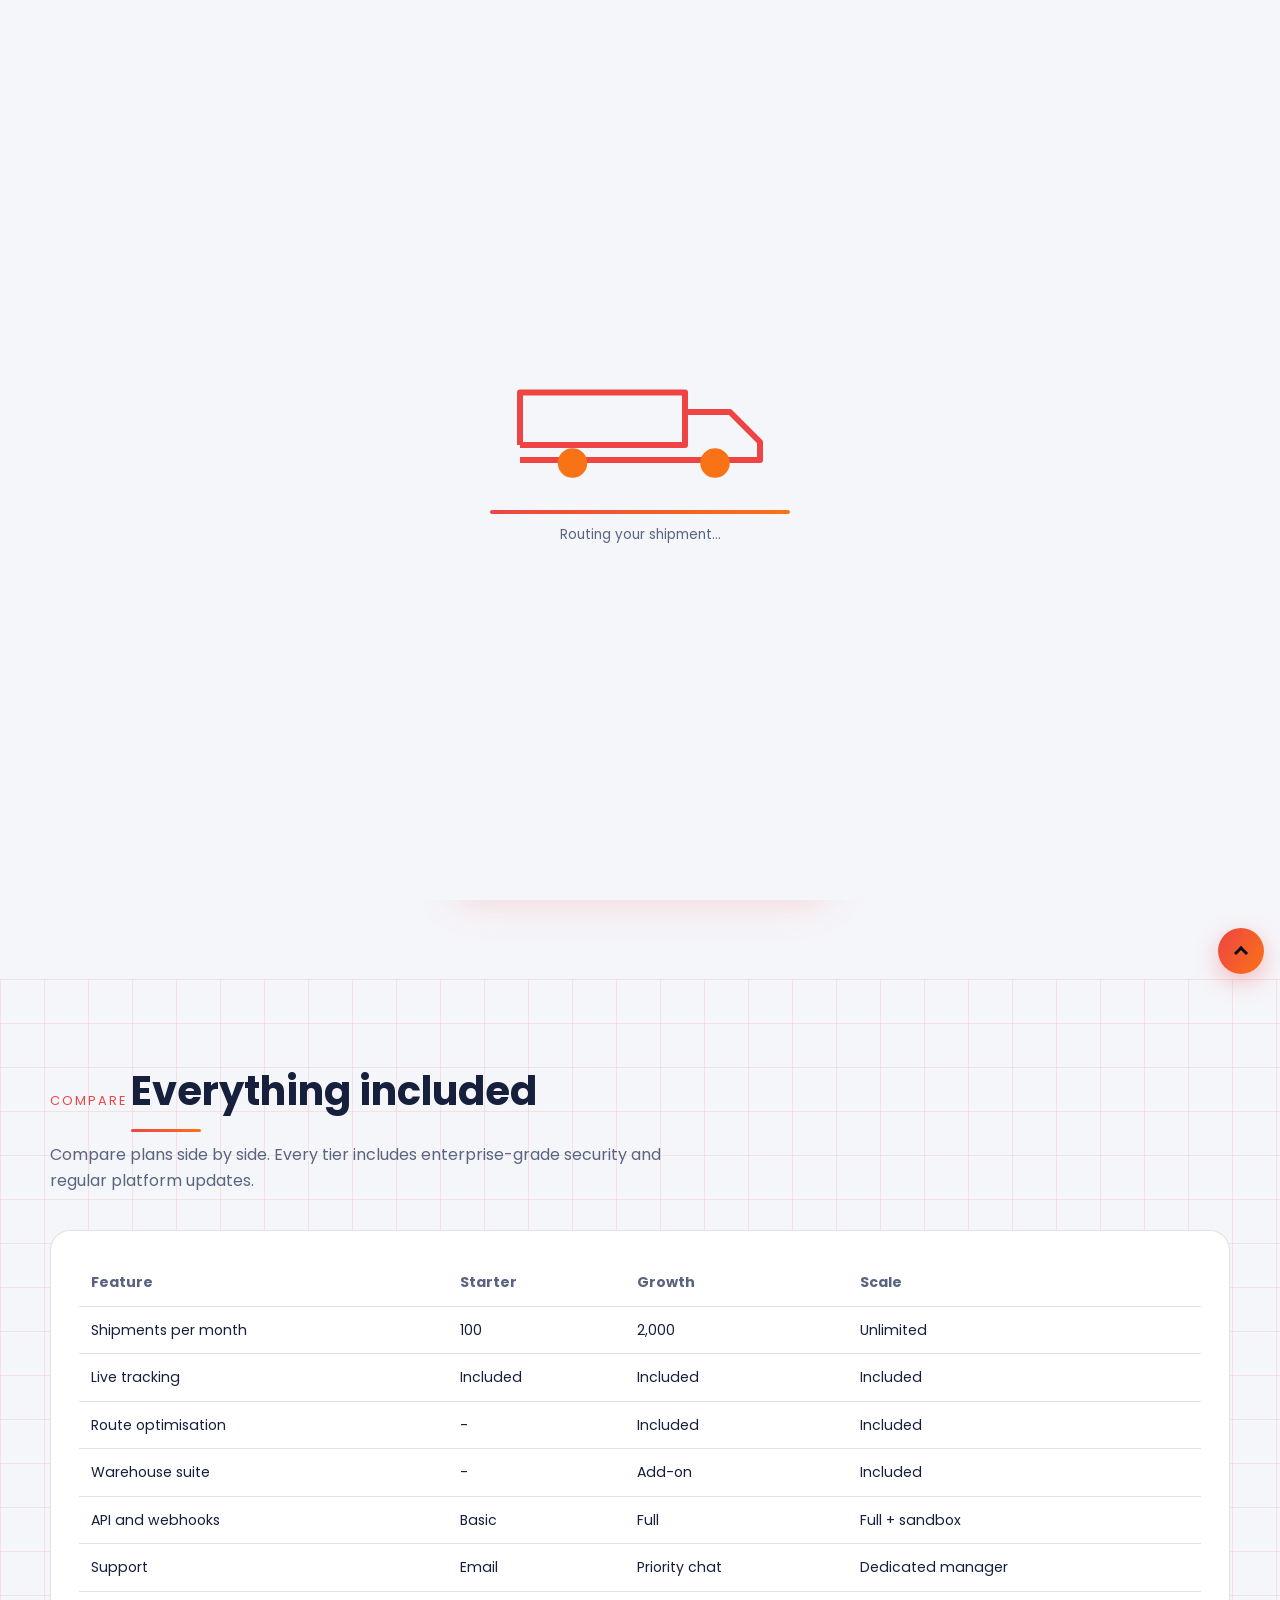
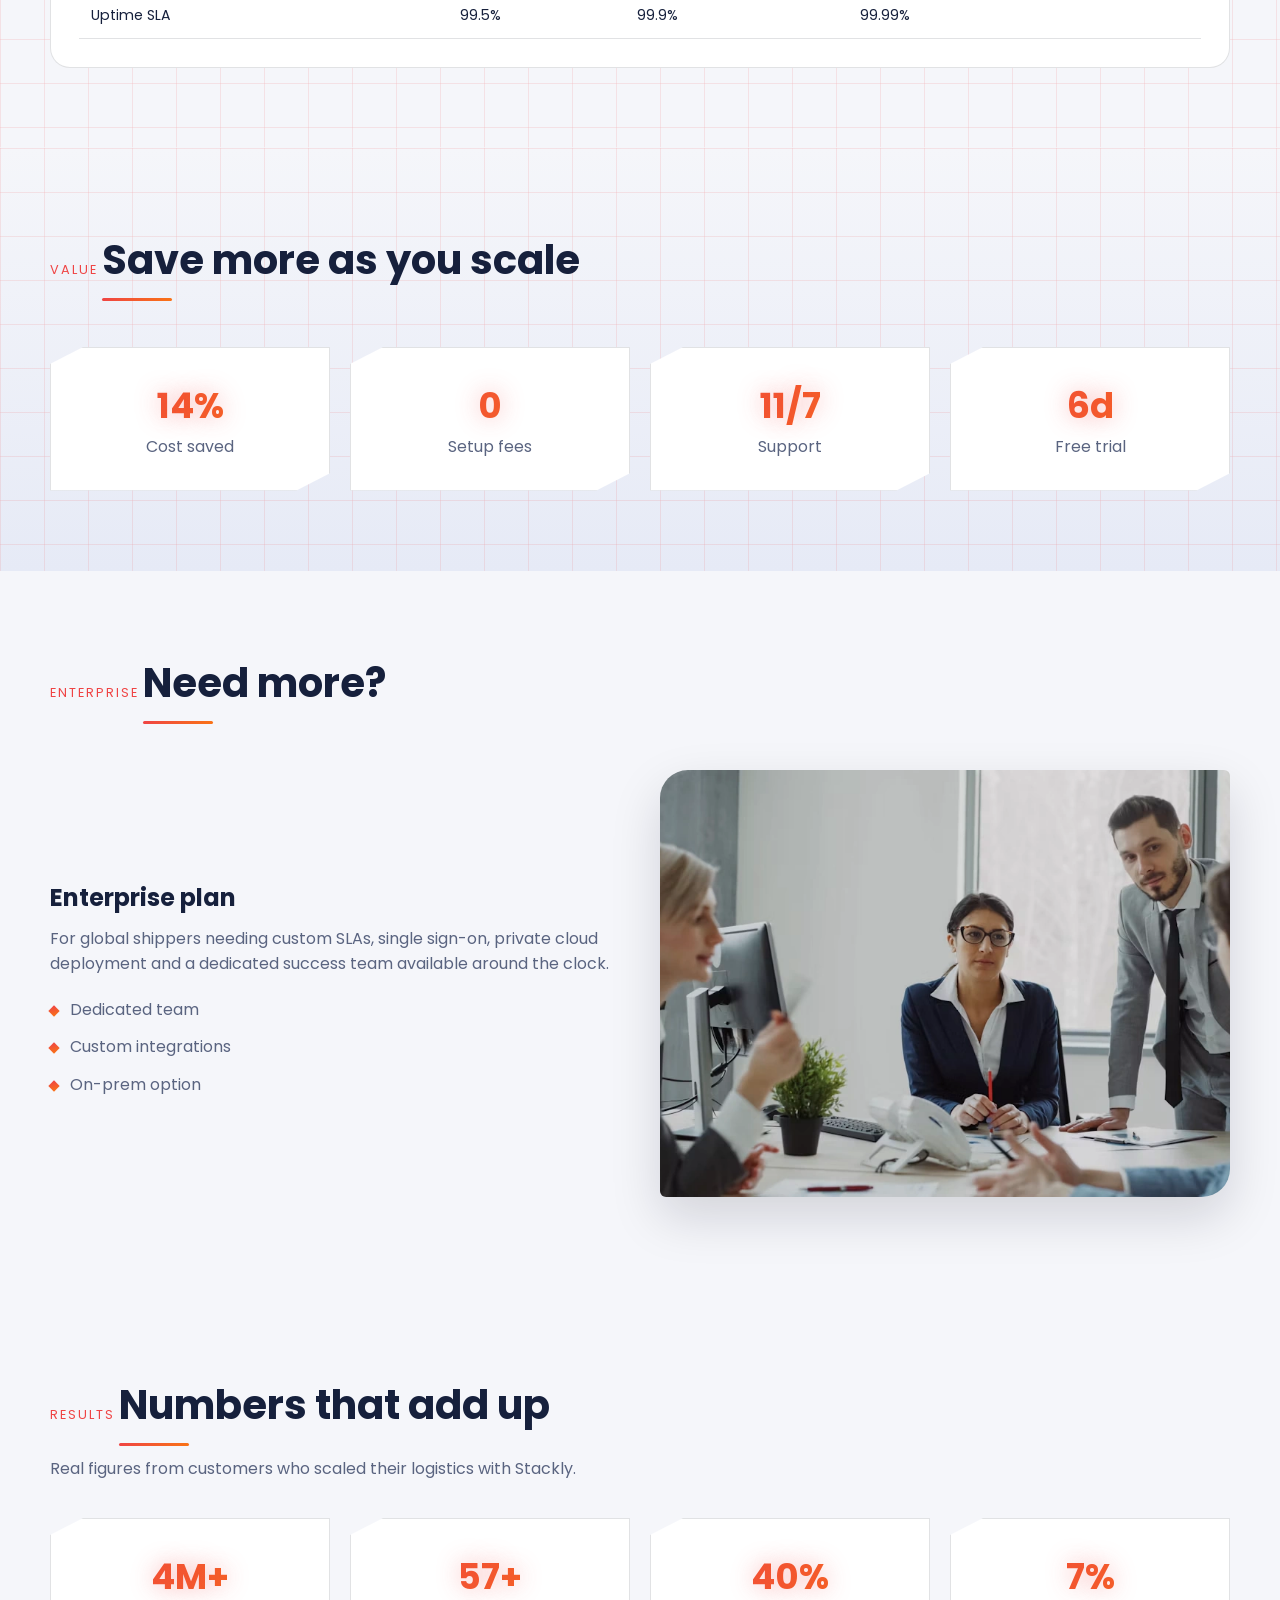
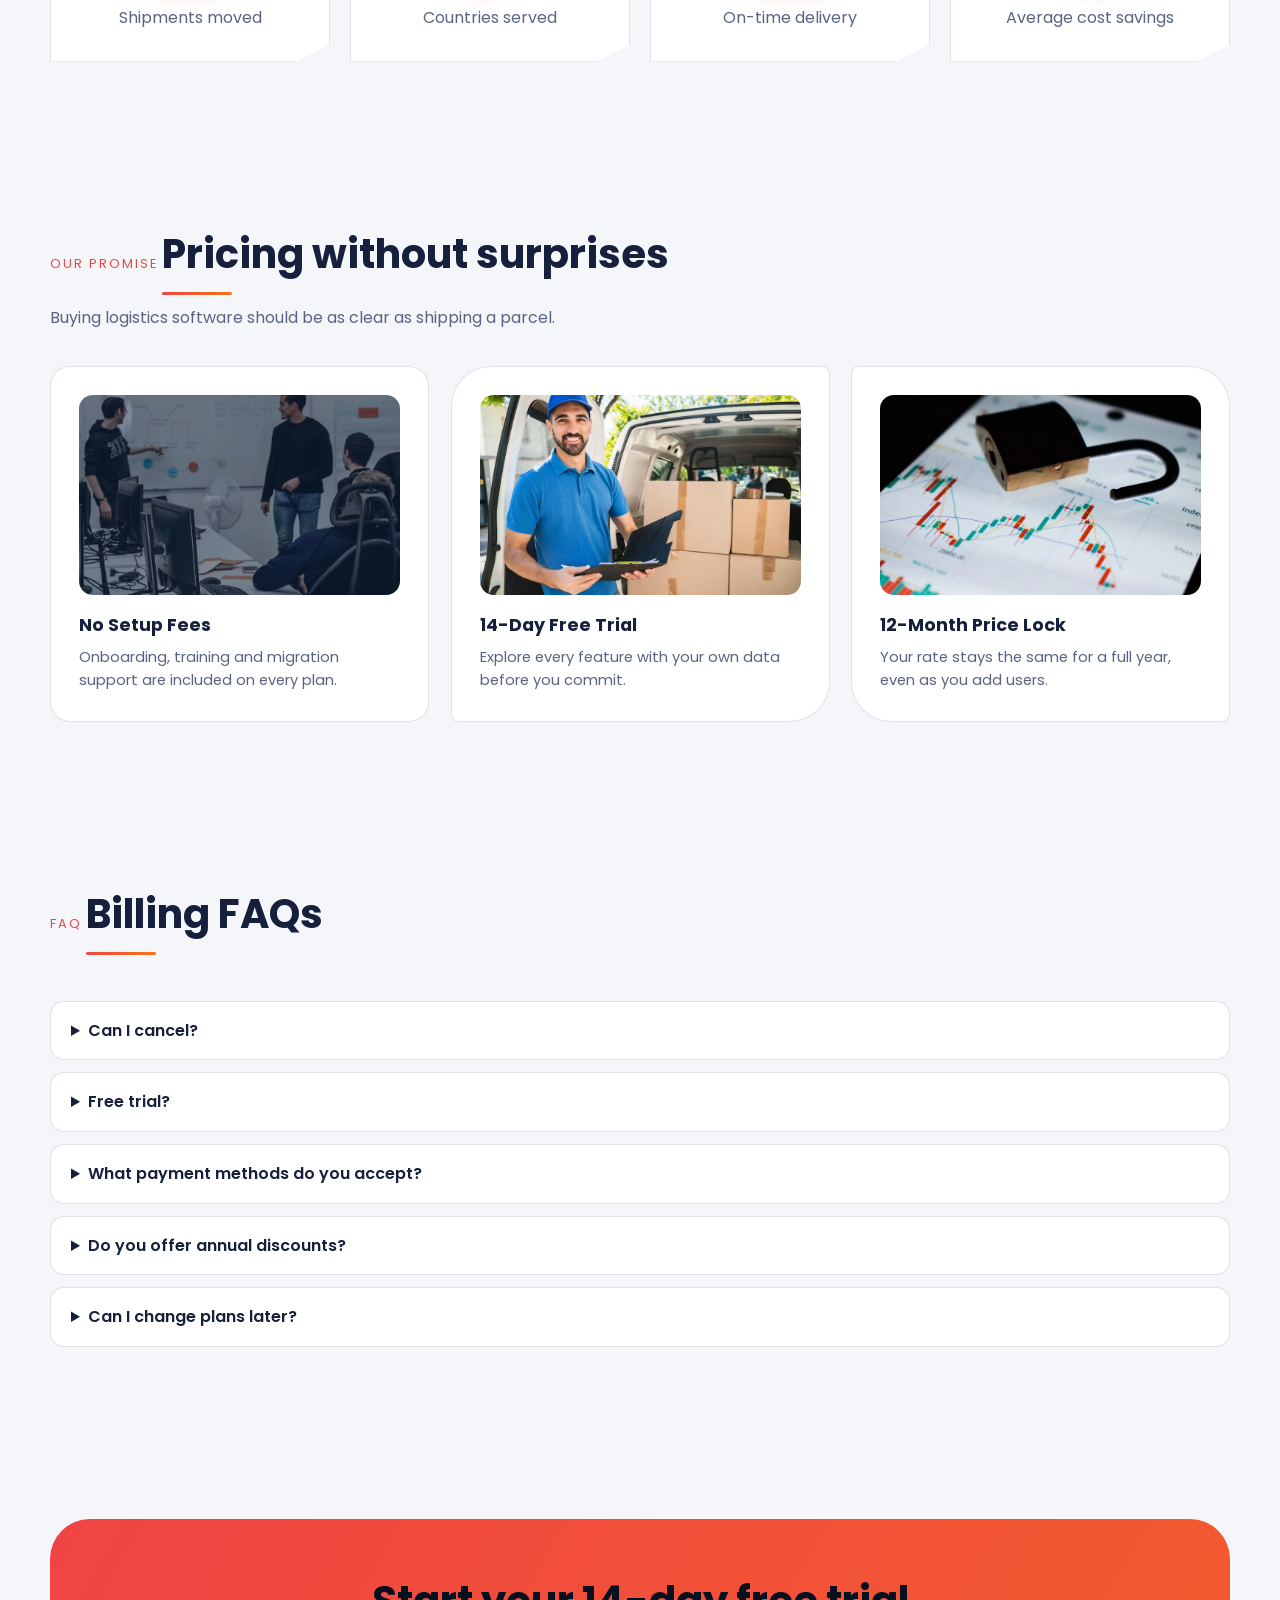
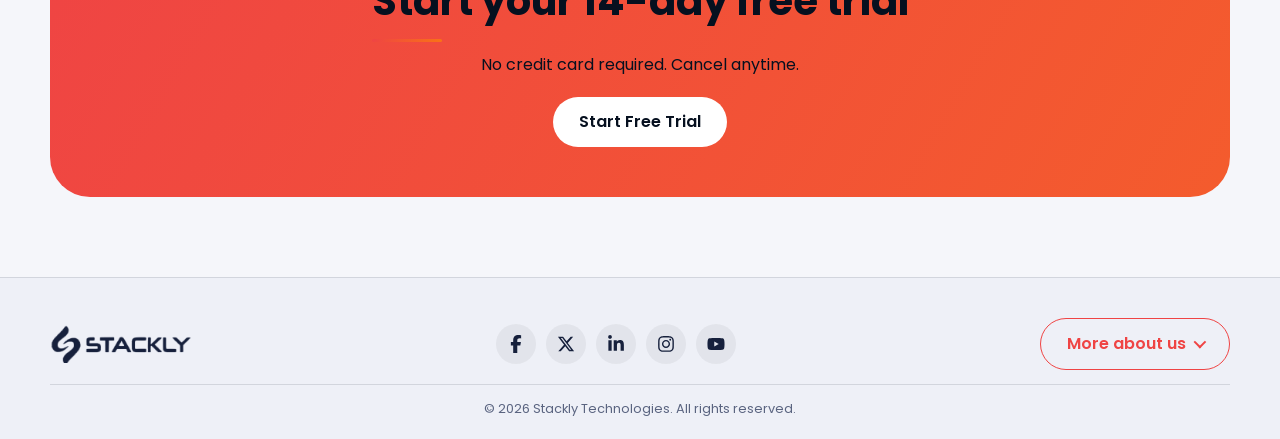
<file: pricing.html>
<!DOCTYPE html>
<html lang="en">
  <head>
    <meta charset="utf-8">
    <meta name="viewport" content="width=device-width,initial-scale=1">
    <title>Pricing | Stackly Logistics</title>
   
    <link rel="stylesheet" href="css/style.css?v=5">
    <link rel="stylesheet" href="css/extra.css?v=5">
    <link rel="preconnect" href="https://fonts.googleapis.com">
    <link href="https://fonts.googleapis.com/css2?family=Poppins:wght@400;600;700&display=swap" rel="stylesheet">
  </head>
  <body>

    <!-- Page loader (animated SVG truck) -->
    <div id="ld">
      <div class="lw">
        <svg viewBox="0 0 200 90">
          <path class="lp" d="M20 60h110V25H20zM130 38h30l20 20v12h-50M20 70h160" fill="none" stroke="#ef4444" stroke-width="4" stroke-linejoin="round"/>
          <circle cx="55" cy="72" r="9" fill="#f97316">
            <animate attributeName="r" values="9;11;9" dur=".8s" repeatCount="indefinite"/>
          </circle>
          <circle cx="150" cy="72" r="9" fill="#f97316">
            <animate attributeName="r" values="9;11;9" dur=".8s" repeatCount="indefinite"/>
          </circle>
        </svg>
        <div class="lb">
          <i></i>
        </div>
        <p style="color:#5a6480;margin-top:10px;font-size:.85rem">Routing your shipment...</p>
      </div>
    </div>

    <!-- Dark overlay behind the mobile menu -->
    <div class="ov"></div>

    <!-- Sticky header: logo, navigation, search, wishlist, cart, sign in, hamburger -->
    <header class="hd">
      <div class="w hdi">
        <a class="logo" href="index.html">
          <img src="assets/stackly-logo-16203C.webp" alt="Stackly" width="150" height="38">
        </a>

        <!-- Navigation (becomes the right-side slide menu on mobile) -->
        <nav id="nv" aria-label="Main">
          <button class="cl" aria-label="Close menu"><span></span><span></span></button>
          <img class="nv-logo" src="assets/stackly-logo-16203C.webp" alt="Stackly" width="140" height="34">
          <a href="index.html">Home</a>
          <a href="about.html">About</a>
          <a href="services.html">Services</a>
          <a href="solutions.html">Solutions</a>
          <a href="pricing.html" class=on>Pricing</a>
          <a href="contact.html">Contact</a>
          <a class="btn mo" href="login.html">Sign In</a>
        </nav>
        <div class="ac">
          <a class="btn si" href="login.html">Sign In</a>
        </div>
        <button class="bg" id="bg" aria-label="Menu"><span></span><span></span><span></span></button>
      </div>
    </header>

    <!-- Section 1: Stackly - Pricing -->
    <section class="page">
      <div class="blob b1"></div>
      <div class="blob b2"></div>
      <div class="w">
        <span class="tag">Stackly</span>
        <h1 data-a="d">Pricing</h1>
      </div>
    </section>

    <!-- Section 2: Plans - Choose your plan -->
    <section class="">
      <div class="w">
        <span class="tag" data-a="l">Plans</span>
        <h2 data-a="l">Choose your plan</h2>
        <p class="sub" data-a="r">All plans include live tracking, the carrier network and 14 days of free trial, with no credit card required.</p>
        <div class="gr pr">
          <div class="cd " data-a="l">
            <h3>Starter</h3>
            <h4 class="gt">$49<small style="font-size:1rem">/mo</small></h4>
            <ul>
              <li>100 shipments</li>
              <li>Live tracking</li>
              <li>Email support</li>
            </ul>
            <a class="btn o plan" href="404.html">Choose This Plan</a>
          </div>
          <div class="cd hot" data-a="u">
            <h3>Growth</h3>
            <h4 class="gt">$149<small style="font-size:1rem">/mo</small></h4>
            <ul>
              <li>2,000 shipments</li>
              <li>Route AI</li>
              <li>Priority support</li>
            </ul>
            <a class="btn o plan" href="404.html">Choose This Plan</a>
          </div>
          <div class="cd " data-a="r">
            <h3>Scale</h3>
            <h4 class="gt">$399<small style="font-size:1rem">/mo</small></h4>
            <ul>
              <li>Unlimited shipments</li>
              <li>Warehouse suite</li>
              <li>Dedicated manager</li>
            </ul>
            <a class="btn o plan" href="404.html">Choose This Plan</a>
          </div>
        </div>
      </div>
    </section>

    <!-- Section 3: Compare - Everything included -->
    <section class="lined">
      <svg class="pg-svg" aria-hidden="true">
        <defs>
          <pattern id="ln-pricing" width="44" height="44" patternUnits="userSpaceOnUse">
            <path d="M44 0H0v44" fill="none" stroke="#ef4444" stroke-width="1" stroke-opacity=".5"/>
          </pattern>
        </defs>
        <rect width="100%" height="100%" fill="url(#ln-pricing)"/>
      </svg>
      <div class="w">
        <span class="tag" data-a="l">Compare</span>
        <h2 data-a="l">Everything included</h2>
        <p class="sub" data-a="r">Compare plans side by side. Every tier includes enterprise-grade security and regular platform updates.</p>
        <div class="cd tw" data-a="u">
          <table>
            <tr>
              <th>Feature</th>
              <th>Starter</th>
              <th>Growth</th>
              <th>Scale</th>
            </tr>
            <tr>
              <td>Shipments per month</td>
              <td>100</td>
              <td>2,000</td>
              <td>Unlimited</td>
            </tr>
            <tr>
              <td>Live tracking</td>
              <td>Included</td>
              <td>Included</td>
              <td>Included</td>
            </tr>
            <tr>
              <td>Route optimisation</td>
              <td>-</td>
              <td>Included</td>
              <td>Included</td>
            </tr>
            <tr>
              <td>Warehouse suite</td>
              <td>-</td>
              <td>Add-on</td>
              <td>Included</td>
            </tr>
            <tr>
              <td>API and webhooks</td>
              <td>Basic</td>
              <td>Full</td>
              <td>Full + sandbox</td>
            </tr>
            <tr>
              <td>Support</td>
              <td>Email</td>
              <td>Priority chat</td>
              <td>Dedicated manager</td>
            </tr>
            <tr>
              <td>Uptime SLA</td>
              <td>99.5%</td>
              <td>99.9%</td>
              <td>99.99%</td>
            </tr>
          </table>
        </div>
      </div>
    </section>

    <!-- Section 4: Value - Save more as you scale -->
    <section class="lined wave">
      <svg class="pg-svg" aria-hidden="true">
        <defs>
          <pattern id="ln-value" width="44" height="44" patternUnits="userSpaceOnUse">
            <path d="M44 0H0v44" fill="none" stroke="#ef4444" stroke-width="1" stroke-opacity=".5"/>
          </pattern>
        </defs>
        <rect width="100%" height="100%" fill="url(#ln-value)"/>
      </svg>
      <div class="w">
        <span class="tag" data-a="l">Value</span>
        <h2 data-a="l">Save more as you scale</h2>
        <p class="sub" data-a="r"></p>
        <div class="st">
          <div data-a="z">
            <b class="gt" data-n="30" data-s="%">0</b>
            <span>Cost saved</span>
          </div>
          <div data-a="z">
            <b class="gt" data-n="0" data-s="">0</b>
            <span>Setup fees</span>
          </div>
          <div data-a="z">
            <b class="gt" data-n="24" data-s="/7">0</b>
            <span>Support</span>
          </div>
          <div data-a="z">
            <b class="gt" data-n="14" data-s="d">0</b>
            <span>Free trial</span>
          </div>
        </div>
      </div>
    </section>

    <!-- Section 5: Enterprise - Need more? -->
    <section class="">
      <div class="w">
        <span class="tag" data-a="l">Enterprise</span>
        <h2 data-a="l">Need more?</h2>
        <p class="sub" data-a="r"></p>
        <div class="sp ">
          <div data-a="l">
            <h3 style="font-size:1.5rem">Enterprise plan</h3>
            <p style="color:#5a6480;margin-top:8px">For global shippers needing custom SLAs, single sign-on, private cloud deployment and a dedicated success team available around the clock.</p>
            <ul>
              <li>Dedicated team</li>
              <li>Custom integrations</li>
              <li>On-prem option</li>
            </ul>
          </div>
          <img class="ci sp2" data-a="z" src="assets/enterprise_plan.webp" alt="Enterprise plan" width="800" height="500" loading="lazy" onerror="this.onerror=null;this.src='assets/img/port.svg'">
        </div>
      </div>
    </section>

    <!-- Section 6: Results - Numbers that add up -->
    <section class="">
      <div class="w">
        <span class="tag" data-a="l">Results</span>
        <h2 data-a="l">Numbers that add up</h2>
        <p class="sub" data-a="r">Real figures from customers who scaled their logistics with Stackly.</p>
        <div class="st">
          <div data-a="z">
            <b class="gt" data-n="12" data-s="M+">0</b>
            <span>Shipments moved</span>
          </div>
          <div data-a="z">
            <b class="gt" data-n="140" data-s="+">0</b>
            <span>Countries served</span>
          </div>
          <div data-a="z">
            <b class="gt" data-n="98" data-s="%">0</b>
            <span>On-time delivery</span>
          </div>
          <div data-a="z">
            <b class="gt" data-n="18" data-s="%">0</b>
            <span>Average cost savings</span>
          </div>
        </div>
      </div>
    </section>

    <!-- Section 7: Our promise - Pricing without surprises -->
    <section class="">
      <div class="w">
        <span class="tag" data-a="l">Our promise</span>
        <h2 data-a="l">Pricing without surprises</h2>
        <p class="sub" data-a="r">Buying logistics software should be as clear as shipping a parcel.</p>
        <div class="gr">
          <div class="cd " data-a="u">
            <img class="ci" src="assets/No_Setup_Fees.webp" alt="No Setup Fees" width="800" height="500" loading="lazy" onerror="this.onerror=null;this.src='assets/img/cold.svg'">
            <h3>No Setup Fees</h3>
            <p>Onboarding, training and migration support are included on every plan.</p>
          </div>
          <div class="cd r" data-a="l">
            <img class="ci" src="assets/14-Day_Free_Trial.webp" alt="14-Day Free Trial" width="800" height="500" loading="lazy" onerror="this.onerror=null;this.src='assets/img/port.svg'">
            <h3>14-Day Free Trial</h3>
            <p>Explore every feature with your own data before you commit.</p>
          </div>
          <div class="cd d" data-a="r">
            <img class="ci" src="assets/12-Month_Price_Lock.webp" alt="12-Month Price Lock" width="800" height="500" loading="lazy" onerror="this.onerror=null;this.src='assets/img/team.svg'">
            <h3>12-Month Price Lock</h3>
            <p>Your rate stays the same for a full year, even as you add users.</p>
          </div>
        </div>
      </div>
    </section>

    <!-- Section 8: FAQ - Billing FAQs -->
    <section class="">
      <div class="w">
        <span class="tag" data-a="l">FAQ</span>
        <h2 data-a="l">Billing FAQs</h2>
        <p class="sub" data-a="r"></p>
        <details class="fq" data-a="u">
          <summary>Can I cancel?</summary>
          <p>You can cancel at any time from your account settings. There are no penalties, and your data can be exported in CSV or JSON.</p>
        </details>
        <details class="fq" data-a="u">
          <summary>Free trial?</summary>
          <p>Every plan starts with a 14-day trial of all features. No credit card is required and you can upgrade when you are ready.</p>
        </details>
        <details class="fq" data-a="u">
          <summary>What payment methods do you accept?</summary>
          <p>We accept all major credit and debit cards, bank transfers and invoicing with net-30 terms for enterprise plans.</p>
        </details>
        <details class="fq" data-a="u">
          <summary>Do you offer annual discounts?</summary>
          <p>Yes. Choose annual billing to save 20% compared to paying monthly, with the option to switch at renewal.</p>
        </details>
        <details class="fq" data-a="u">
          <summary>Can I change plans later?</summary>
          <p>Absolutely. You can upgrade or downgrade at any time, and your charges are pro-rated from the day you switch.</p>
        </details>
      </div>
    </section>

    <!-- Section 9: Start your 14-day free trial -->
    <section>
      <div class="w">
        <div class="cta" data-a="z">
          <h2>Start your 14-day free trial</h2>
          <p>No credit card required. Cancel anytime.</p>
          <a class="btn b4" href="login.html">Start Free Trial</a>
        </div>
      </div>
    </section>

    <!-- Expandable footer: logo, social icons (go to 404), about, address -->
    <footer class="ft">
      <div class="w">
        <div class="fh">
          <img src="assets/stackly-logo-16203C.webp" alt="Stackly" width="150" height="38">
          <div class="so">
            <a href="404.html" aria-label="facebook-f"><svg viewBox="0 0 320 512" width="18" height="18" fill="currentColor" aria-hidden="true"><path d="M80 299.3V512H196V299.3h86.5l18-97.8H196V166.9c0-51.7 20.3-71.5 72.7-71.5c16.3 0 29.4 .4 37 1.2V7.9C291.4 4 256.4 0 236.2 0C129.3 0 80 50.5 80 159.4v42.1H14v97.8H80z"/></svg></a>
            <a href="404.html" aria-label="x-twitter"><svg viewBox="0 0 512 512" width="18" height="18" fill="currentColor" aria-hidden="true"><path d="M389.2 48h70.6L305.6 224.2 487 464H345L233.7 318.6 106.5 464H35.8L200.7 275.5 26.8 48H172.4L272.9 180.9 389.2 48zM364.4 421.8h39.1L151.1 88h-42L364.4 421.8z"/></svg></a>
            <a href="404.html" aria-label="linkedin-in"><svg viewBox="0 0 448 512" width="18" height="18" fill="currentColor" aria-hidden="true"><path d="M100.28 448H7.4V148.9h92.88zM53.79 108.1C24.09 108.1 0 83.5 0 53.8a53.79 53.79 0 0 1 107.58 0c0 29.7-24.1 54.3-53.79 54.3zM447.9 448h-92.68V302.4c0-34.7-.7-79.2-48.29-79.2-48.29 0-55.69 37.7-55.69 76.7V448h-92.78V148.9h89.08v40.8h1.3c12.4-23.5 42.69-48.3 87.88-48.3 94 0 111.28 61.9 111.28 142.3V448z"/></svg></a>
            <a href="404.html" aria-label="instagram"><svg viewBox="0 0 448 512" width="18" height="18" fill="currentColor" aria-hidden="true"><path d="M224.1 141c-63.6 0-114.9 51.3-114.9 114.9s51.3 114.9 114.9 114.9S339 319.5 339 255.9 287.7 141 224.1 141zm0 189.6c-41.1 0-74.7-33.5-74.7-74.7s33.5-74.7 74.7-74.7 74.7 33.5 74.7 74.7-33.6 74.7-74.7 74.7zm146.4-194.3c0 14.9-12 26.8-26.8 26.8-14.9 0-26.8-12-26.8-26.8s12-26.8 26.8-26.8 26.8 12 26.8 26.8zm76.1 27.2c-1.7-35.9-9.9-67.7-36.2-93.9-26.2-26.2-58-34.4-93.9-36.2-37-2.1-147.9-2.1-184.9 0-35.8 1.7-67.6 9.9-93.9 36.1s-34.4 58-36.2 93.9c-2.1 37-2.1 147.9 0 184.9 1.7 35.9 9.9 67.7 36.2 93.9s58 34.4 93.9 36.2c37 2.1 147.9 2.1 184.9 0 35.9-1.7 67.7-9.9 93.9-36.2 26.2-26.2 34.4-58 36.2-93.9 2.1-37 2.1-147.8 0-184.8zM398.8 388c-7.8 19.6-22.9 34.7-42.6 42.6-29.5 11.7-99.5 9-132.1 9s-102.7 2.6-132.1-9c-19.6-7.8-34.7-22.9-42.6-42.6-11.7-29.5-9-99.5-9-132.1s-2.6-102.7 9-132.1c7.8-19.6 22.9-34.7 42.6-42.6 29.5-11.7 99.5-9 132.1-9s102.7-2.6 132.1 9c19.6 7.8 34.7 22.9 42.6 42.6 11.7 29.5 9 99.5 9 132.1s2.7 102.7-9 132.1z"/></svg></a>
            <a href="404.html" aria-label="youtube"><svg viewBox="0 0 576 512" width="18" height="18" fill="currentColor" aria-hidden="true"><path d="M549.655 124.083c-6.281-23.65-24.787-42.276-48.284-48.597C458.781 64 288 64 288 64S117.22 64 74.629 75.486c-23.497 6.322-42.003 24.947-48.284 48.597-11.412 42.867-11.412 132.305-11.412 132.305s0 89.438 11.412 132.305c6.281 23.65 24.787 41.5 48.284 47.821C117.22 448 288 448 288 448s170.78 0 213.371-11.486c23.497-6.321 42.003-24.171 48.284-47.821 11.412-42.867 11.412-132.305 11.412-132.305s0-89.438-11.412-132.305zm-317.51 213.508V175.185l142.739 81.205-142.739 81.201z"/></svg></a>
          </div>
          <button class="btn o tg" aria-expanded="false">More about us</button>
        </div>
        <div class="fx">
          <div class="fxg">
            <div>
              <h5>About Stackly</h5>
              <p>Stackly is a logistics technology company connecting shippers, carriers and warehouses on one intelligent platform.</p>
            </div>
            <div>
              <h5>Address</h5>
              <p><strong>Address:</strong> MMR Complex, Periyakollappatty, Chinna Thirupathi, Salem, Tamil Nadu 636008</p>
              <p><strong>Phone:</strong> 07010792745</p>
              <p><strong>Website:</strong> https://thestackly.com/</p>
            </div>
            <div>
              <h5>Explore</h5>
              <ul>
                <li><a href="index.html">Home</a></li>
                <li><a href="about.html">About</a></li>
                <li><a href="services.html">Services</a></li>
                <li><a href="solutions.html">Solutions</a></li>
                <li><a href="pricing.html">Pricing</a></li>
                <li><a href="contact.html">Contact</a></li>
              </ul>
            </div>
          </div>
        </div>
        <div class="fb">
          &copy;
          2026 Stackly Technologies. All rights reserved.
        </div>
      </div>
    </footer>
    <script src="js/main.js?v=5"></script>
    <script src="js/extra.js?v=5"></script>
  </body>
</html>
</file>
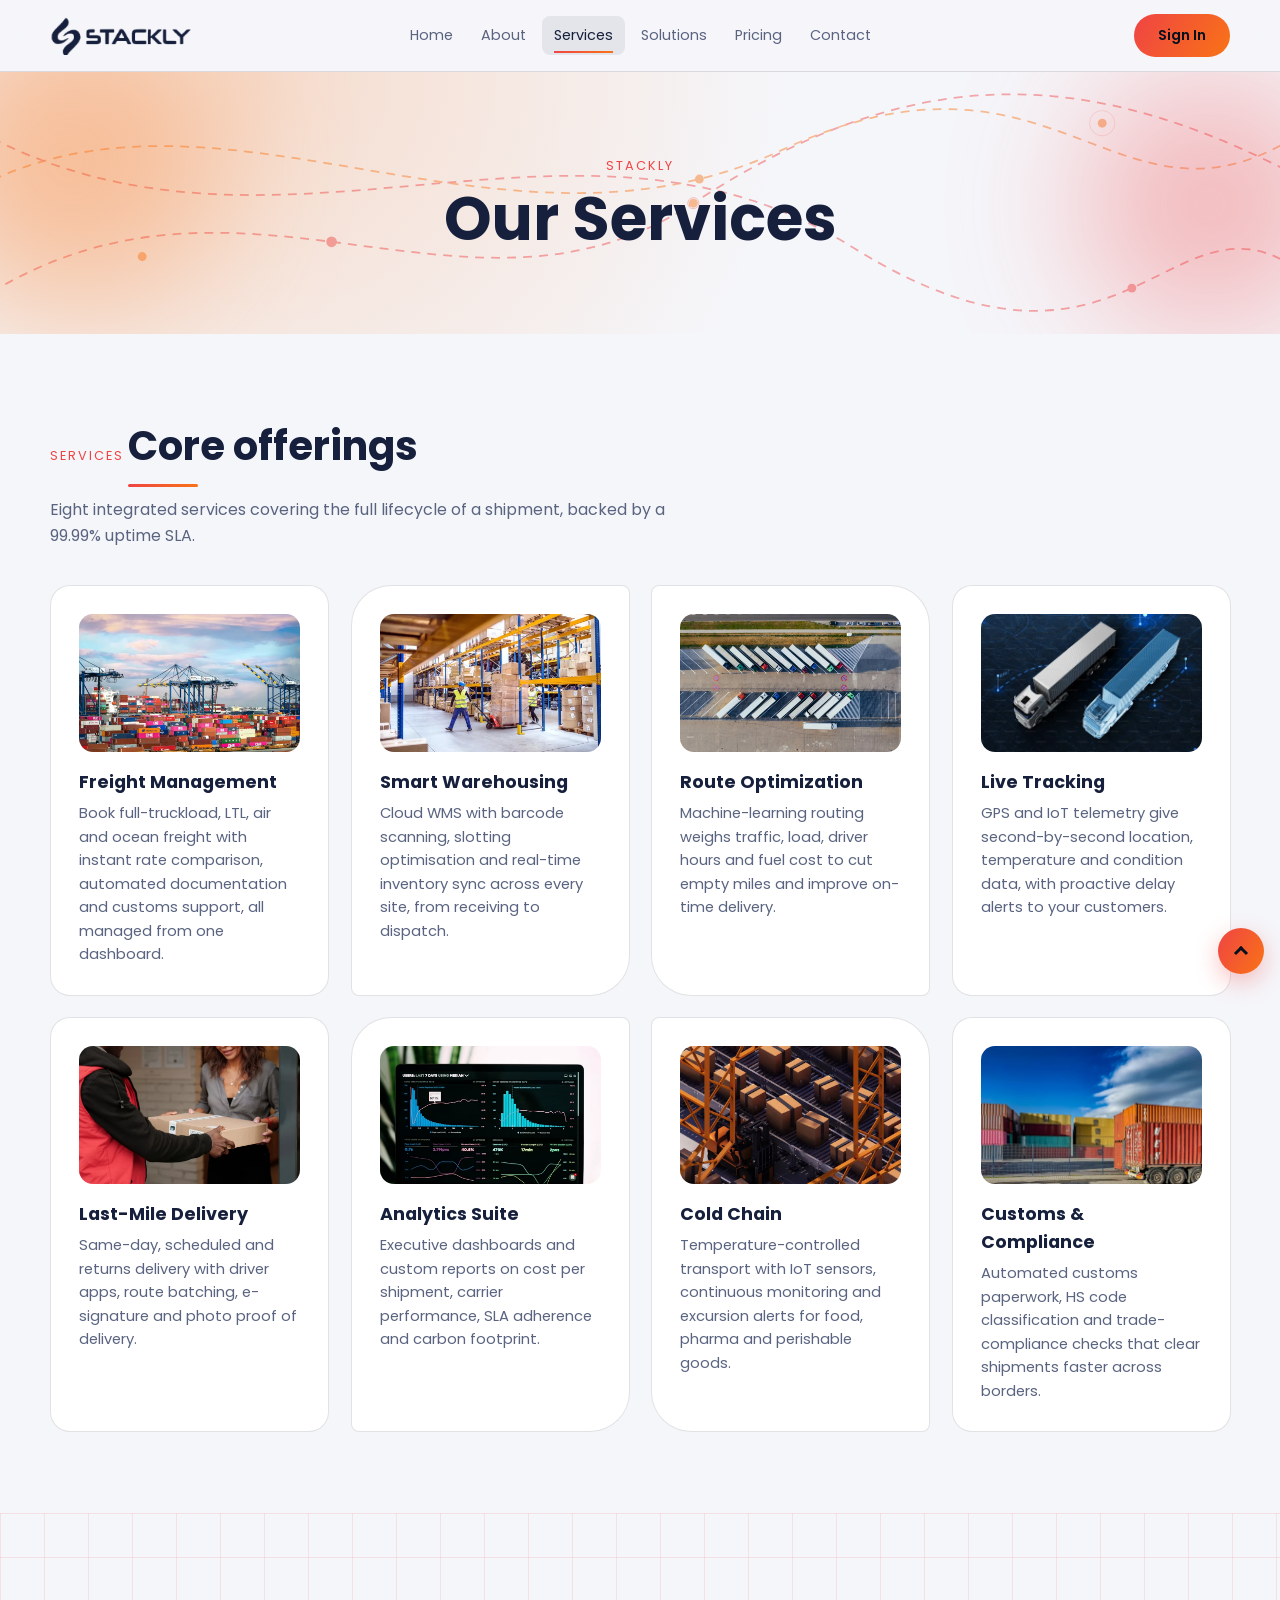
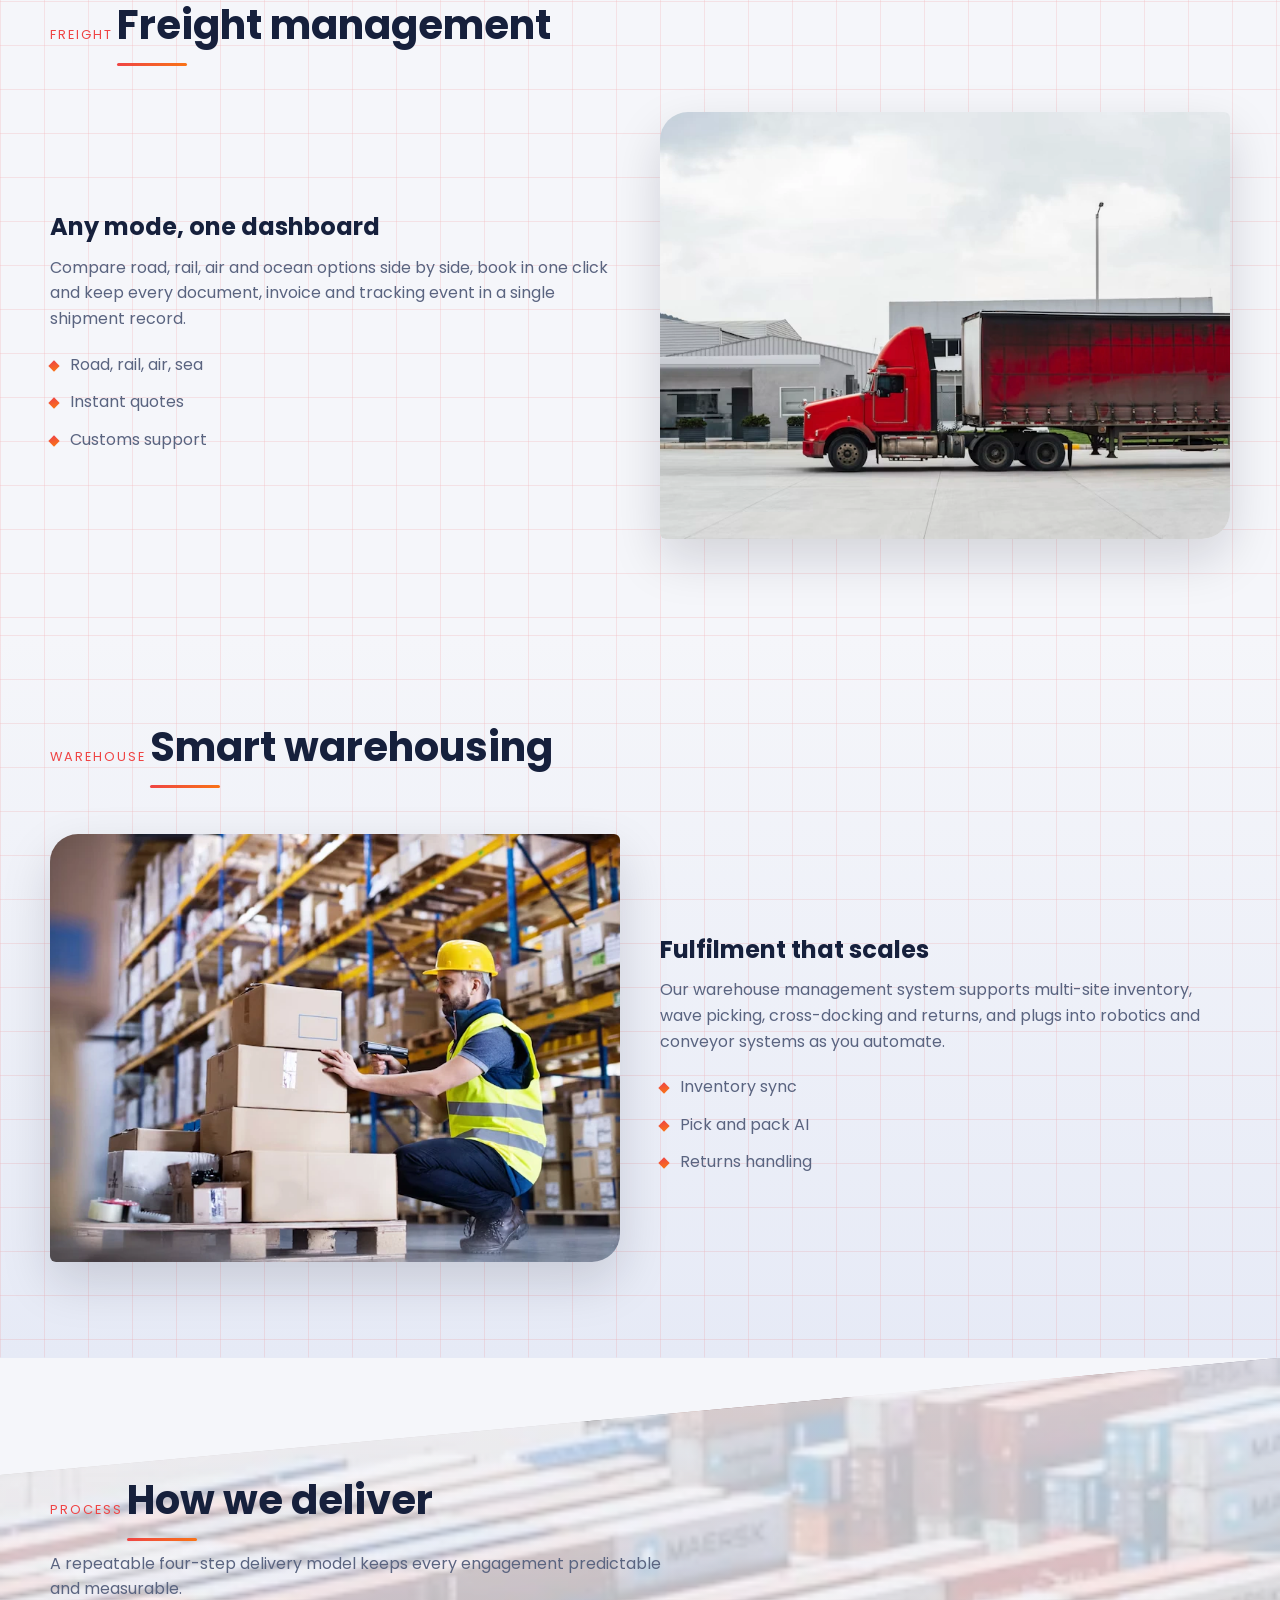
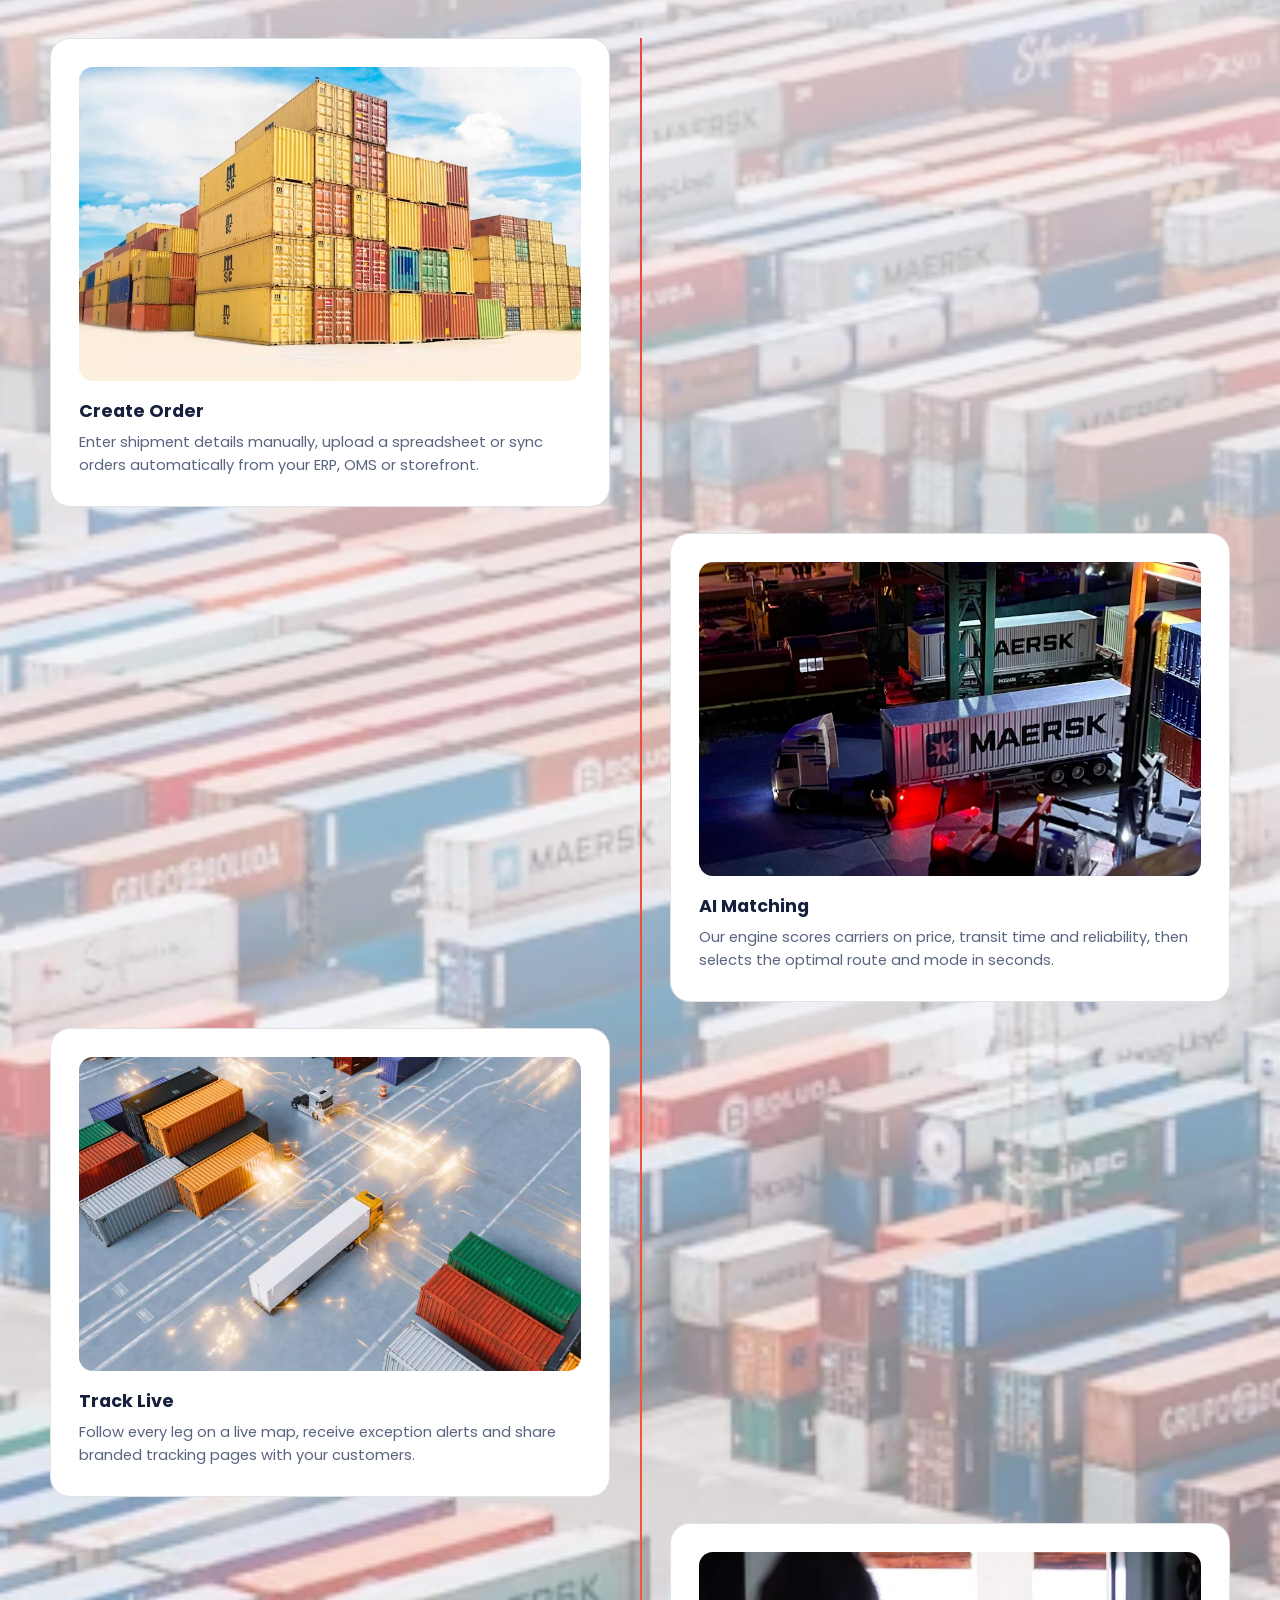
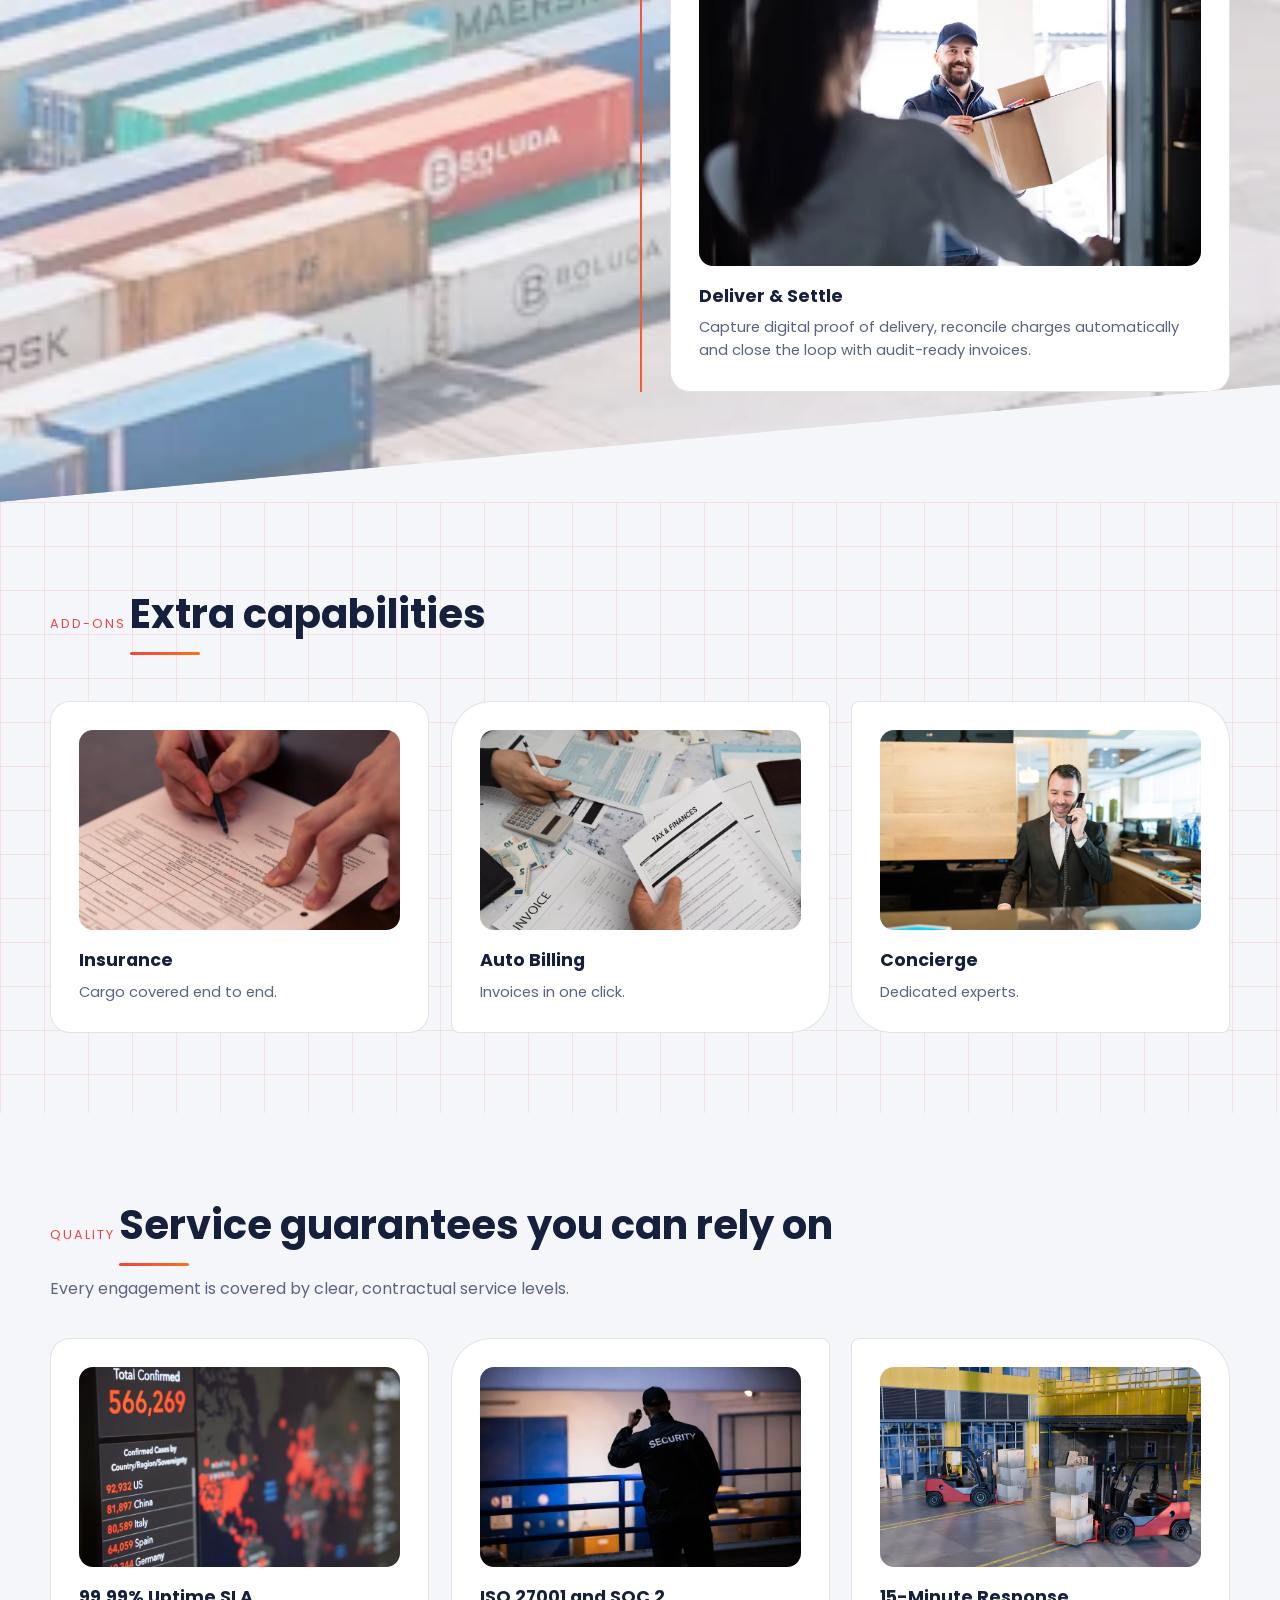
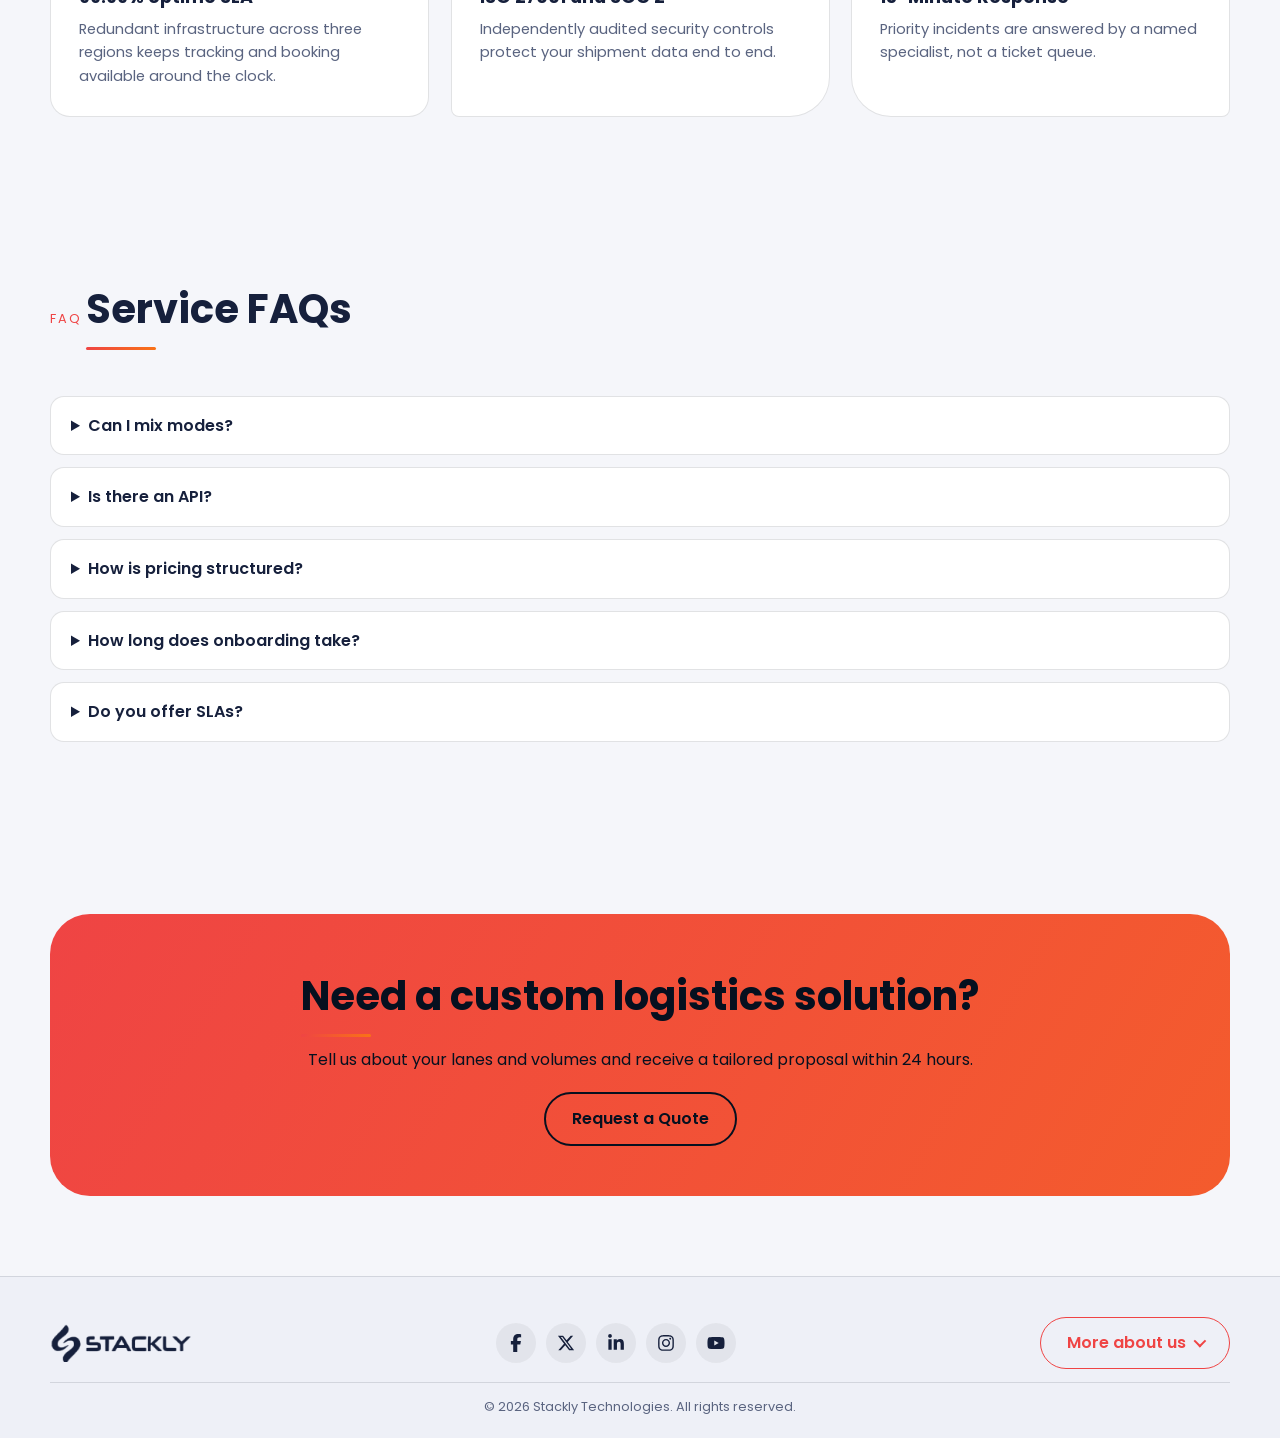
<file: services.html>
<!DOCTYPE html>
<html lang="en">
  <head>
    <meta charset="utf-8">
    <meta name="viewport" content="width=device-width,initial-scale=1">
    <title>Our Services | Stackly Logistics</title>
   
    <link rel="stylesheet" href="css/style.css?v=5">
    <link rel="stylesheet" href="css/extra.css?v=5">
    <link rel="preconnect" href="https://fonts.googleapis.com">
    <link href="https://fonts.googleapis.com/css2?family=Poppins:wght@400;600;700&display=swap" rel="stylesheet">
  </head>
  <body>

    <!-- Page loader (animated SVG truck) -->
    <div id="ld">
      <div class="lw">
        <svg viewBox="0 0 200 90">
          <path class="lp" d="M20 60h110V25H20zM130 38h30l20 20v12h-50M20 70h160" fill="none" stroke="#ef4444" stroke-width="4" stroke-linejoin="round"/>
          <circle cx="55" cy="72" r="9" fill="#f97316">
            <animate attributeName="r" values="9;11;9" dur=".8s" repeatCount="indefinite"/>
          </circle>
          <circle cx="150" cy="72" r="9" fill="#f97316">
            <animate attributeName="r" values="9;11;9" dur=".8s" repeatCount="indefinite"/>
          </circle>
        </svg>
        <div class="lb">
          <i></i>
        </div>
        <p style="color:#5a6480;margin-top:10px;font-size:.85rem">Routing your shipment...</p>
      </div>
    </div>

    <!-- Dark overlay behind the mobile menu -->
    <div class="ov"></div>

    <!-- Sticky header: logo, navigation, search, wishlist, cart, sign in, hamburger -->
    <header class="hd">
      <div class="w hdi">
        <a class="logo" href="index.html">
          <img src="assets/stackly-logo-16203C.webp" alt="Stackly" width="150" height="38">
        </a>

        <!-- Navigation (becomes the right-side slide menu on mobile) -->
        <nav id="nv" aria-label="Main">
          <button class="cl" aria-label="Close menu"><span></span><span></span></button>
          <img class="nv-logo" src="assets/stackly-logo-16203C.webp" alt="Stackly" width="140" height="34">
          <a href="index.html">Home</a>
          <a href="about.html">About</a>
          <a href="services.html" class=on>Services</a>
          <a href="solutions.html">Solutions</a>
          <a href="pricing.html">Pricing</a>
          <a href="contact.html">Contact</a>
          <a class="btn mo" href="login.html">Sign In</a>
        </nav>
        <div class="ac">
          <a class="btn si" href="login.html">Sign In</a>
        </div>
        <button class="bg" id="bg" aria-label="Menu"><span></span><span></span><span></span></button>
      </div>
    </header>

    <!-- Section 1: Stackly - Our Services -->
    <section class="page">
      <div class="blob b1"></div>
      <div class="blob b2"></div>
      <div class="w">
        <span class="tag">Stackly</span>
        <h1 data-a="d">Our Services</h1>
      </div>
    </section>

    <!-- Section 2: Services - Core offerings -->
    <section class="">
      <div class="w">
        <span class="tag" data-a="l">Services</span>
        <h2 data-a="l">Core offerings</h2>
        <p class="sub" data-a="r">Eight integrated services covering the full lifecycle of a shipment, backed by a 99.99% uptime SLA.</p>
        <div class="gr">
          <div class="cd " data-a="l">
            <img class="ci" src="assets/freight_management.webp" alt="Freight Management" width="800" height="500" loading="lazy" onerror="this.onerror=null;this.src='assets/img/route.svg'">
            <h3>Freight Management</h3>
            <p>Book full-truckload, LTL, air and ocean freight with instant rate comparison, automated documentation and customs support, all managed from one dashboard.</p>
          </div>
          <div class="cd r" data-a="u">
            <img class="ci" src="assets/smart_warehousing.webp" alt="Smart Warehousing" width="800" height="500" loading="lazy" onerror="this.onerror=null;this.src='assets/img/delivery.svg'">
            <h3>Smart Warehousing</h3>
            <p>Cloud WMS with barcode scanning, slotting optimisation and real-time inventory sync across every site, from receiving to dispatch.</p>
          </div>
          <div class="cd d" data-a="r">
            <img class="ci" src="assets/route_optimization.webp" alt="Route Optimization" width="800" height="500" loading="lazy" onerror="this.onerror=null;this.src='assets/img/warehouse.svg'">
            <h3>Route Optimization</h3>
            <p>Machine-learning routing weighs traffic, load, driver hours and fuel cost to cut empty miles and improve on-time delivery.</p>
          </div>
          <div class="cd " data-a="d">
            <img class="ci" src="assets/live__trackibng.webp" alt="Live Tracking" width="800" height="500" loading="lazy" onerror="this.onerror=null;this.src='assets/img/freight.svg'">
            <h3>Live Tracking</h3>
            <p>GPS and IoT telemetry give second-by-second location, temperature and condition data, with proactive delay alerts to your customers.</p>
          </div>
          <div class="cd " data-a="l">
            <img class="ci" src="assets/last_mile_delivery.webp" alt="Last-Mile Delivery" width="800" height="500" loading="lazy" onerror="this.onerror=null;this.src='assets/img/team.svg'">
            <h3>Last-Mile Delivery</h3>
            <p>Same-day, scheduled and returns delivery with driver apps, route batching, e-signature and photo proof of delivery.</p>
          </div>
          <div class="cd r" data-a="u">
            <img class="ci" src="assets/Analytics_suite.webp" alt="Analytics Suite" width="800" height="500" loading="lazy" onerror="this.onerror=null;this.src='assets/img/delivery.svg'">
            <h3>Analytics Suite</h3>
            <p>Executive dashboards and custom reports on cost per shipment, carrier performance, SLA adherence and carbon footprint.</p>
          </div>
          <div class="cd d" data-a="l">
            <img class="ci" src="assets/cold_chain.webp" alt="Cold Chain" width="800" height="500" loading="lazy" onerror="this.onerror=null;this.src='assets/img/cold.svg'">
            <h3>Cold Chain</h3>
            <p>Temperature-controlled transport with IoT sensors, continuous monitoring and excursion alerts for food, pharma and perishable goods.</p>
          </div>
          <div class="cd " data-a="r">
            <img class="ci" src="assets/customs_and_complaince.webp" alt="Customs &amp; Compliance" width="800" height="500" loading="lazy" onerror="this.onerror=null;this.src='assets/img/globe.svg'">
            <h3>Customs & Compliance</h3>
            <p>Automated customs paperwork, HS code classification and trade-compliance checks that clear shipments faster across borders.</p>
          </div>
        </div>
      </div>
    </section>

    <!-- Section 3: Freight - Freight management -->
    <section class="lined">
      <svg class="pg-svg" aria-hidden="true">
        <defs>
          <pattern id="ln-freight" width="44" height="44" patternUnits="userSpaceOnUse">
            <path d="M44 0H0v44" fill="none" stroke="#ef4444" stroke-width="1" stroke-opacity=".5"/>
          </pattern>
        </defs>
        <rect width="100%" height="100%" fill="url(#ln-freight)"/>
      </svg>
      <div class="w">
        <span class="tag" data-a="l">Freight</span>
        <h2 data-a="l">Freight management</h2>
        <p class="sub" data-a="r"></p>
        <div class="sp ">
          <div data-a="l">
            <h3 style="font-size:1.5rem">Any mode, one dashboard</h3>
            <p style="color:#5a6480;margin-top:8px">Compare road, rail, air and ocean options side by side, book in one click and keep every document, invoice and tracking event in a single shipment record.</p>
            <ul>
              <li>Road, rail, air, sea</li>
              <li>Instant quotes</li>
              <li>Customs support</li>
            </ul>
          </div>
          <img class="ci sp2" data-a="z" src="assets/Freight_management_services.webp" alt="Any mode, one dashboard" width="800" height="500" loading="lazy" onerror="this.onerror=null;this.src='assets/img/freight.svg'">
        </div>
      </div>
    </section>

    <!-- Section 4: Warehouse - Smart warehousing -->
    <section class="lined wave">
      <svg class="pg-svg" aria-hidden="true">
        <defs>
          <pattern id="ln-warehouse" width="44" height="44" patternUnits="userSpaceOnUse">
            <path d="M44 0H0v44" fill="none" stroke="#ef4444" stroke-width="1" stroke-opacity=".5"/>
          </pattern>
        </defs>
        <rect width="100%" height="100%" fill="url(#ln-warehouse)"/>
      </svg>
      <div class="w">
        <span class="tag" data-a="l">Warehouse</span>
        <h2 data-a="l">Smart warehousing</h2>
        <p class="sub" data-a="r"></p>
        <div class="sp rv">
          <div data-a="l">
            <h3 style="font-size:1.5rem">Fulfilment that scales</h3>
            <p style="color:#5a6480;margin-top:8px">Our warehouse management system supports multi-site inventory, wave picking, cross-docking and returns, and plugs into robotics and conveyor systems as you automate.</p>
            <ul>
              <li>Inventory sync</li>
              <li>Pick and pack AI</li>
              <li>Returns handling</li>
            </ul>
          </div>
          <img class="ci sp2" data-a="z" src="assets/Smart_warehousing_services.webp" alt="Fulfilment that scales" width="800" height="500" loading="lazy" onerror="this.onerror=null;this.src='assets/img/freight.svg'">
        </div>
      </div>
    </section>

    <!-- Section 5: Process - How we deliver -->
    <section class="diag">
      <div class="w">
        <span class="tag" data-a="l">Process</span>
        <h2 data-a="l">How we deliver</h2>
        <p class="sub" data-a="r">A repeatable four-step delivery model keeps every engagement predictable and measurable.</p>
        <div class="tl">
          <div class="cd " data-a="l">
            <img class="ci" src="assets/create_order.webp" alt="Create Order" width="800" height="500" loading="lazy" onerror="this.onerror=null;this.src='assets/img/route.svg'">
            <h3>Create Order</h3>
            <p>Enter shipment details manually, upload a spreadsheet or sync orders automatically from your ERP, OMS or storefront.</p>
          </div>
          <div class="cd " data-a="r">
            <img class="ci" src="assets/AI_matching.webp" alt="AI Matching" width="800" height="500" loading="lazy" onerror="this.onerror=null;this.src='assets/img/freight.svg'">
            <h3>AI Matching</h3>
            <p>Our engine scores carriers on price, transit time and reliability, then selects the optimal route and mode in seconds.</p>
          </div>
          <div class="cd " data-a="l">
            <img class="ci" src="assets/track_live.webp" alt="Track Live" width="800" height="500" loading="lazy" onerror="this.onerror=null;this.src='assets/img/analytics.svg'">
            <h3>Track Live</h3>
            <p>Follow every leg on a live map, receive exception alerts and share branded tracking pages with your customers.</p>
          </div>
          <div class="cd " data-a="r">
            <img class="ci" src="assets/deliver_and_settle.webp" alt="Deliver &amp; Settle" width="800" height="500" loading="lazy" onerror="this.onerror=null;this.src='assets/img/route.svg'">
            <h3>Deliver & Settle</h3>
            <p>Capture digital proof of delivery, reconcile charges automatically and close the loop with audit-ready invoices.</p>
          </div>
        </div>
      </div>
    </section>

    <!-- Section 6: Add-ons - Extra capabilities -->
    <section class="lined">
      <svg class="pg-svg" aria-hidden="true">
        <defs>
          <pattern id="ln-extra" width="44" height="44" patternUnits="userSpaceOnUse">
            <path d="M44 0H0v44" fill="none" stroke="#ef4444" stroke-width="1" stroke-opacity=".5"/>
          </pattern>
        </defs>
        <rect width="100%" height="100%" fill="url(#ln-extra)"/>
      </svg>
      <div class="w">
        <span class="tag" data-a="l">Add-ons</span>
        <h2 data-a="l">Extra capabilities</h2>
        <p class="sub" data-a="r"></p>
        <div class="gr">
          <div class="cd " data-a="d">
            <img class="ci" src="assets/insurance.webp" alt="Insurance" width="800" height="500" loading="lazy" onerror="this.onerror=null;this.src='assets/img/freight.svg'">
            <h3>Insurance</h3>
            <p>Cargo covered end to end.</p>
          </div>
          <div class="cd r" data-a="l">
            <img class="ci" src="assets/Auto_billing.webp" alt="Auto Billing" width="800" height="500" loading="lazy" onerror="this.onerror=null;this.src='assets/img/globe.svg'">
            <h3>Auto Billing</h3>
            <p>Invoices in one click.</p>
          </div>
          <div class="cd d" data-a="r">
            <img class="ci" src="assets/Concierge.webp" alt="Concierge" width="800" height="500" loading="lazy" onerror="this.onerror=null;this.src='assets/img/route.svg'">
            <h3>Concierge</h3>
            <p>Dedicated experts.</p>
          </div>
        </div>
      </div>
    </section>

    <!-- Section 7: Quality - Service guarantees you can rely on -->
    <section class="">
      <div class="w">
        <span class="tag" data-a="l">Quality</span>
        <h2 data-a="l">Service guarantees you can rely on</h2>
        <p class="sub" data-a="r">Every engagement is covered by clear, contractual service levels.</p>
        <div class="gr">
          <div class="cd " data-a="d">
            <img class="ci" src="assets/SLA (1).webp" alt="99.99% Uptime SLA" width="800" height="500" loading="lazy" onerror="this.onerror=null;this.src='assets/img/globe.svg'">
            <h3>99.99% Uptime SLA</h3>
            <p>Redundant infrastructure across three regions keeps tracking and booking available around the clock.</p>
          </div>
          <div class="cd r" data-a="l">
            <img class="ci" src="assets/security_controls (1).webp" alt="ISO 27001 and SOC 2" width="800" height="500" loading="lazy" onerror="this.onerror=null;this.src='assets/img/route.svg'">
            <h3>ISO 27001 and SOC 2</h3>
            <p>Independently audited security controls protect your shipment data end to end.</p>
          </div>
          <div class="cd d" data-a="r">
            <img class="ci" src="assets/15_min_response.webp" alt="15-Minute Response" width="800" height="500" loading="lazy" onerror="this.onerror=null;this.src='assets/img/delivery.svg'">
            <h3>15-Minute Response</h3>
            <p>Priority incidents are answered by a named specialist, not a ticket queue.</p>
          </div>
        </div>
      </div>
    </section>

    <!-- Section 8: FAQ - Service FAQs -->
    <section class="">
      <div class="w">
        <span class="tag" data-a="l">FAQ</span>
        <h2 data-a="l">Service FAQs</h2>
        <p class="sub" data-a="r"></p>
        <details class="fq" data-a="u">
          <summary>Can I mix modes?</summary>
          <p>Yes. Multimodal shipments combining road, rail, sea and air are planned and tracked as one booking with a single set of documents.</p>
        </details>
        <details class="fq" data-a="u">
          <summary>Is there an API?</summary>
          <p>A fully documented REST API and webhooks are included in every plan, along with sandbox keys and SDKs for common languages.</p>
        </details>
        <details class="fq" data-a="u">
          <summary>How is pricing structured?</summary>
          <p>Pricing is usage-based per shipment with volume discounts, so you only pay for the services you use. Enterprise plans can be tailored to committed volumes.</p>
        </details>
        <details class="fq" data-a="u">
          <summary>How long does onboarding take?</summary>
          <p>Most teams go live within two to four weeks, including carrier connections, data migration and staff training delivered by a dedicated implementation specialist.</p>
        </details>
        <details class="fq" data-a="u">
          <summary>Do you offer SLAs?</summary>
          <p>Yes. Every paid plan includes a 99.99% uptime SLA, with a guaranteed 15-minute response time on priority support.</p>
        </details>
      </div>
    </section>

    <!-- Section 9: Need a custom logistics solution? -->
    <section>
      <div class="w">
        <div class="cta" data-a="z">
          <h2>Need a custom logistics solution?</h2>
          <p>Tell us about your lanes and volumes and receive a tailored proposal within 24 hours.</p>
          <a class="btn b2" href="contact.html">Request a Quote</a>
        </div>
      </div>
    </section>

    <!-- Expandable footer: logo, social icons (go to 404), about, address -->
    <footer class="ft">
      <div class="w">
        <div class="fh">
          <img src="assets/stackly-logo-16203C.webp" alt="Stackly" width="150" height="38">
          <div class="so">
            <a href="404.html" aria-label="facebook-f"><svg viewBox="0 0 320 512" width="18" height="18" fill="currentColor" aria-hidden="true"><path d="M80 299.3V512H196V299.3h86.5l18-97.8H196V166.9c0-51.7 20.3-71.5 72.7-71.5c16.3 0 29.4 .4 37 1.2V7.9C291.4 4 256.4 0 236.2 0C129.3 0 80 50.5 80 159.4v42.1H14v97.8H80z"/></svg></a>
            <a href="404.html" aria-label="x-twitter"><svg viewBox="0 0 512 512" width="18" height="18" fill="currentColor" aria-hidden="true"><path d="M389.2 48h70.6L305.6 224.2 487 464H345L233.7 318.6 106.5 464H35.8L200.7 275.5 26.8 48H172.4L272.9 180.9 389.2 48zM364.4 421.8h39.1L151.1 88h-42L364.4 421.8z"/></svg></a>
            <a href="404.html" aria-label="linkedin-in"><svg viewBox="0 0 448 512" width="18" height="18" fill="currentColor" aria-hidden="true"><path d="M100.28 448H7.4V148.9h92.88zM53.79 108.1C24.09 108.1 0 83.5 0 53.8a53.79 53.79 0 0 1 107.58 0c0 29.7-24.1 54.3-53.79 54.3zM447.9 448h-92.68V302.4c0-34.7-.7-79.2-48.29-79.2-48.29 0-55.69 37.7-55.69 76.7V448h-92.78V148.9h89.08v40.8h1.3c12.4-23.5 42.69-48.3 87.88-48.3 94 0 111.28 61.9 111.28 142.3V448z"/></svg></a>
            <a href="404.html" aria-label="instagram"><svg viewBox="0 0 448 512" width="18" height="18" fill="currentColor" aria-hidden="true"><path d="M224.1 141c-63.6 0-114.9 51.3-114.9 114.9s51.3 114.9 114.9 114.9S339 319.5 339 255.9 287.7 141 224.1 141zm0 189.6c-41.1 0-74.7-33.5-74.7-74.7s33.5-74.7 74.7-74.7 74.7 33.5 74.7 74.7-33.6 74.7-74.7 74.7zm146.4-194.3c0 14.9-12 26.8-26.8 26.8-14.9 0-26.8-12-26.8-26.8s12-26.8 26.8-26.8 26.8 12 26.8 26.8zm76.1 27.2c-1.7-35.9-9.9-67.7-36.2-93.9-26.2-26.2-58-34.4-93.9-36.2-37-2.1-147.9-2.1-184.9 0-35.8 1.7-67.6 9.9-93.9 36.1s-34.4 58-36.2 93.9c-2.1 37-2.1 147.9 0 184.9 1.7 35.9 9.9 67.7 36.2 93.9s58 34.4 93.9 36.2c37 2.1 147.9 2.1 184.9 0 35.9-1.7 67.7-9.9 93.9-36.2 26.2-26.2 34.4-58 36.2-93.9 2.1-37 2.1-147.8 0-184.8zM398.8 388c-7.8 19.6-22.9 34.7-42.6 42.6-29.5 11.7-99.5 9-132.1 9s-102.7 2.6-132.1-9c-19.6-7.8-34.7-22.9-42.6-42.6-11.7-29.5-9-99.5-9-132.1s-2.6-102.7 9-132.1c7.8-19.6 22.9-34.7 42.6-42.6 29.5-11.7 99.5-9 132.1-9s102.7-2.6 132.1 9c19.6 7.8 34.7 22.9 42.6 42.6 11.7 29.5 9 99.5 9 132.1s2.7 102.7-9 132.1z"/></svg></a>
            <a href="404.html" aria-label="youtube"><svg viewBox="0 0 576 512" width="18" height="18" fill="currentColor" aria-hidden="true"><path d="M549.655 124.083c-6.281-23.65-24.787-42.276-48.284-48.597C458.781 64 288 64 288 64S117.22 64 74.629 75.486c-23.497 6.322-42.003 24.947-48.284 48.597-11.412 42.867-11.412 132.305-11.412 132.305s0 89.438 11.412 132.305c6.281 23.65 24.787 41.5 48.284 47.821C117.22 448 288 448 288 448s170.78 0 213.371-11.486c23.497-6.321 42.003-24.171 48.284-47.821 11.412-42.867 11.412-132.305 11.412-132.305s0-89.438-11.412-132.305zm-317.51 213.508V175.185l142.739 81.205-142.739 81.201z"/></svg></a>
          </div>
          <button class="btn o tg" aria-expanded="false">More about us</button>
        </div>
        <div class="fx">
          <div class="fxg">
            <div>
              <h5>About Stackly</h5>
              <p>Stackly is a logistics technology company connecting shippers, carriers and warehouses on one intelligent platform.</p>
            </div>
            <div>
              <h5>Address</h5>
              <p><strong>Address:</strong> MMR Complex, Periyakollappatty, Chinna Thirupathi, Salem, Tamil Nadu 636008</p>
              <p><strong>Phone:</strong> 07010792745</p>
              <p><strong>Website:</strong> https://thestackly.com/</p>
            </div>
            <div>
              <h5>Explore</h5>
              <ul>
                <li><a href="index.html">Home</a></li>
                <li><a href="about.html">About</a></li>
                <li><a href="services.html">Services</a></li>
                <li><a href="solutions.html">Solutions</a></li>
                <li><a href="pricing.html">Pricing</a></li>
                <li><a href="contact.html">Contact</a></li>
              </ul>
            </div>
          </div>
        </div>
        <div class="fb">
          &copy;
          2026 Stackly Technologies. All rights reserved.
        </div>
      </div>
    </footer>
    <script src="js/main.js?v=5"></script>
    <script src="js/extra.js?v=5"></script>
  </body>
</html>
</file>
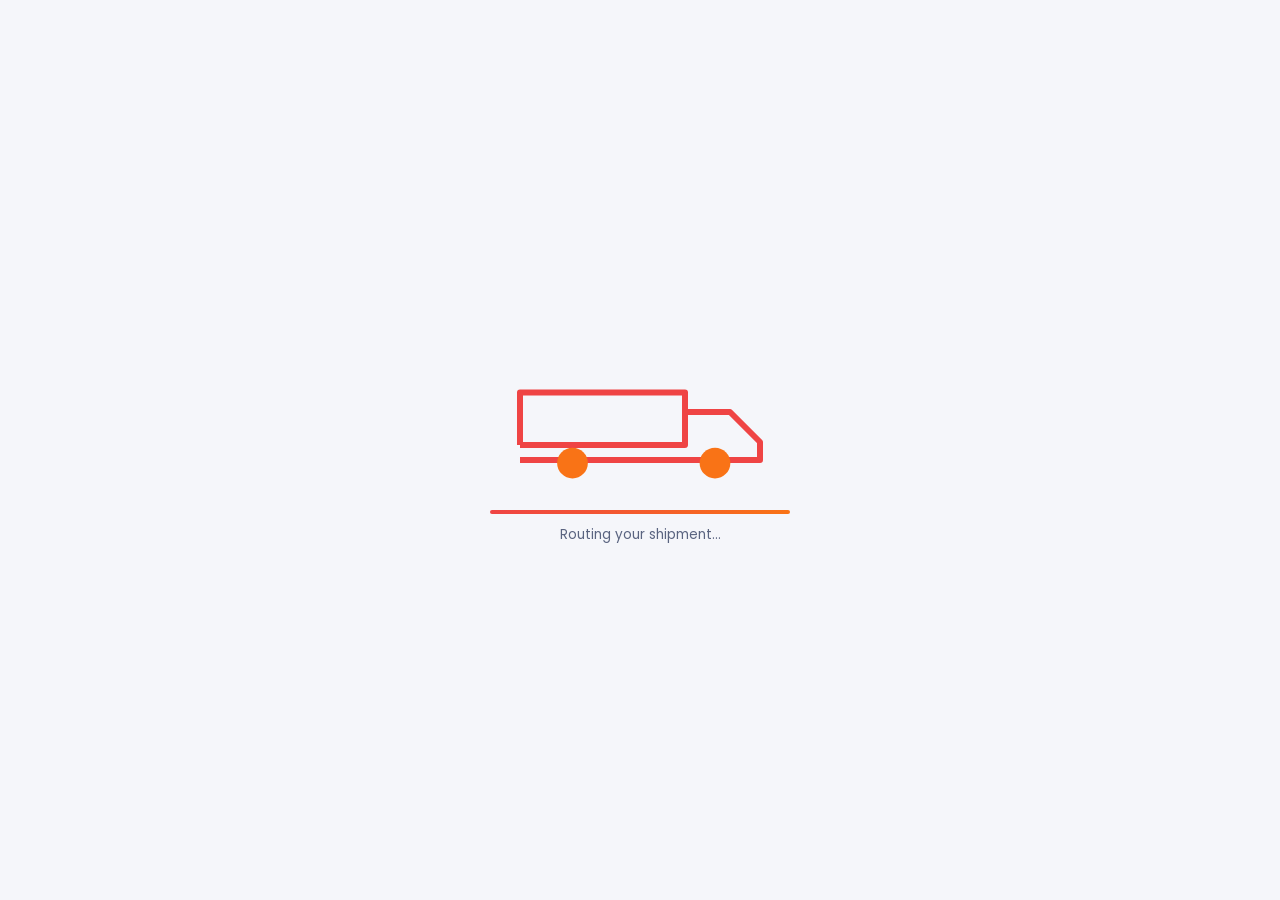
<file: signup.html>
<!DOCTYPE html>
<html lang="en">
  <head>
    <meta charset="utf-8">
    <meta name="viewport" content="width=device-width,initial-scale=1">
    <title>Sign Up | Stackly Logistics</title>

    <link rel="stylesheet" href="css/style.css?v=5">
    <link rel="stylesheet" href="css/extra.css?v=5">
    <link rel="stylesheet" href="css/auth.css?v=5">
    <link rel="preconnect" href="https://fonts.googleapis.com">
    <link href="https://fonts.googleapis.com/css2?family=Poppins:wght@400;600;700&display=swap" rel="stylesheet">
  </head>
  <body>

    <!-- Page loader (animated SVG truck) -->
    <div id="ld">
      <div class="lw">
        <svg viewBox="0 0 200 90">
          <path class="lp" d="M20 60h110V25H20zM130 38h30l20 20v12h-50M20 70h160" fill="none" stroke="#ef4444" stroke-width="4" stroke-linejoin="round"/>
          <circle cx="55" cy="72" r="9" fill="#f97316">
            <animate attributeName="r" values="9;11;9" dur=".8s" repeatCount="indefinite"/>
          </circle>
          <circle cx="150" cy="72" r="9" fill="#f97316">
            <animate attributeName="r" values="9;11;9" dur=".8s" repeatCount="indefinite"/>
          </circle>
        </svg>
        <div class="lb">
          <i></i>
        </div>
        <p style="color:#5a6480;margin-top:10px;font-size:.85rem">Routing your shipment...</p>
      </div>
    </div>

    <!-- Dark overlay behind the mobile menu -->
    <div class="ov"></div>

    <!-- Sticky header (mobile only): logo + hamburger menu -->
    <header class="hd hd-auth">
      <div class="w hdi">
        <a class="logo" href="index.html">
          <img src="assets/stackly-logo-16203C.webp" alt="Stackly" width="150" height="38">
        </a>
        <nav id="nv" aria-label="Main">
          <button class="cl" aria-label="Close menu"><span></span><span></span></button>
          <img class="nv-logo" src="assets/stackly-logo-16203C.webp" alt="Stackly" width="140" height="34">
          <a href="index.html">Home</a>
          <a href="about.html">About</a>
          <a href="services.html">Services</a>
          <a href="solutions.html">Solutions</a>
          <a href="pricing.html">Pricing</a>
          <a href="contact.html">Contact</a>
          <a class="btn mo" href="login.html">Sign In</a>
        </nav>
        <div class="ac">
          <a class="btn si" href="login.html">Sign In</a>
        </div>
        <button class="bg" id="bg" aria-label="Menu"><span></span><span></span><span></span></button>
      </div>
    </header>

    <!-- Sign up area -->
    <main class="au">
      <div class="abg" aria-hidden="true">
        <div class="afloor"></div>
        <span class="aorb a1"></span>
        <span class="aorb a2"></span>
        <span class="aorb a3"></span>
        <div class="acube u1"><i></i><i></i><i></i><i></i><i></i><i></i></div>
        <div class="acube u2"><i></i><i></i><i></i><i></i><i></i><i></i></div>
        <div class="acube u3"><i></i><i></i><i></i><i></i><i></i><i></i></div>
      </div>
      <div class="w authwrap">
        <aside class="ap" data-a="l">
          <img class="aplogo" src="assets/stackly-logo-16203C.webp" alt="Stackly" width="150" height="38">
          <h1>Join thousands of shippers moving <span class="gt">smarter.</span></h1>
          <p class="apsub">Create a free account to book, track and settle freight across 140+ countries — no credit card required.</p>
          <ul class="apl">
            <li>Free to start in minutes</li>
            <li>Onboard carriers and warehouses</li>
            <li>Automated invoicing and customs</li>
          </ul>
          <div class="aps">
            <div><b>12M+</b><span>Shipments</span></div>
            <div><b>980+</b><span>Carriers</span></div>
            <div><b>24/7</b><span>Support</span></div>
          </div>
        </aside>

        <div class="ab" data-a="z">
          <h2 class="atitle">Create your account</h2>
          <p class="asub">Start shipping smarter in minutes.</p>
          <form class="fm" id="sf" novalidate>
            <input id="sname" placeholder="Full name" required aria-label="Name">
            <small class="err" id="snameErr" hidden>Only alphabets are allowed</small>
            <input type="email" id="semail" placeholder="Email" required aria-label="Email">
            <small class="err" id="semailErr" hidden>Only Gmail addresses are allowed</small>
            <div class="pw">
              <input type="password" id="p2" placeholder="Password" required autocomplete="new-password" aria-label="Password">
              <button type="button" class="eye" aria-label="Toggle password">Show</button>
            </div>
            <div class="meter" aria-hidden="true"><i id="mbar"></i></div>
            <small class="mtxt" id="mtxt">Use 8+ characters with a mix of letters and numbers</small>
            <small class="pwalert" id="pwalert" hidden></small>
            <div class="pw">
              <input type="password" id="p3" placeholder="Confirm password" required autocomplete="new-password" aria-label="Confirm password">
              <button type="button" class="eye" aria-label="Toggle password">Show</button>
            </div>
            <small class="err" id="p3Err" hidden>Passwords do not match</small>
            <label class="chk"><input type="checkbox" id="tos" required> <span>I agree to the Terms &amp; Privacy Policy</span></label>
            <small class="err" id="tosErr" hidden>Please accept the terms to continue</small>
            <button class="btn" type="submit">Create Account</button>
          </form>
          <div class="sep"><span>or sign up with</span></div>
          <div class="soc">
            <button type="button" class="sbtn" aria-label="Continue with Google">
              <svg viewBox="0 0 488 512" width="18" height="18" aria-hidden="true"><path fill="#EA4335" d="M488 261.8C488 403.3 391.1 504 248 504 110.8 504 0 393.2 0 256S110.8 8 248 8c66.8 0 123 24.5 166.3 64.9l-67.5 64.9C258.5 52.6 94.3 116.6 94.3 256c0 86.5 69.1 156.6 153.7 156.6 98.2 0 135-70.4 140.8-106.9H248v-85.3h236.1c2.3 12.7 3.9 24.9 3.9 41.4z"/></svg>
              Google
            </button>
            <button type="button" class="sbtn" aria-label="Continue with Microsoft">
              <svg viewBox="0 0 448 512" width="18" height="18" aria-hidden="true"><path fill="#00A4EF" d="M0 32h214.6v214.6H0zm233.4 0H448v214.6H233.4zM0 265.4h214.6V480H0zm233.4 0H448V480H233.4z"/></svg>
              Microsoft
            </button>
            <button type="button" class="sbtn" aria-label="Continue with Apple">
              <svg viewBox="0 0 384 512" width="18" height="18" fill="currentColor" aria-hidden="true"><path d="M318.7 268.7c-.2-36.7 16.4-64.4 50-84.8-18.8-26.9-47.2-41.7-84.7-44.6-35.5-2.8-74.3 20.7-88.5 20.7-15 0-49.4-19.7-76.4-19.7C63.3 141.2 4 184.8 4 273.5q0 39.3 14.4 81.2c12.8 36.7 59 126.7 107.2 125.2 25.2-.6 43-17.9 75.8-17.9 31.8 0 48.3 17.9 76.4 17.9 48.6-.7 90.4-82.5 102.6-119.3-65.2-30.7-61.7-90-61.7-91.9zm-56.6-164.2c27.3-32.4 24.8-61.9 24-72.5-24.1 1.4-52 16.4-67.9 34.9-17.5 19.8-27.8 44.3-25.6 71.9 26.1 2 49.9-11.4 69.5-34.3z"/></svg>
              Apple
            </button>
          </div>
          <p class="swap">Already have an account? <a href="login.html">Sign in</a></p>
          <a class="btn o homeback" href="index.html">Go Back Home</a>
        </div>
      </div>
    </main>

    <script src="js/main.js?v=5"></script>
    <script src="js/extra.js?v=5"></script>
  </body>
</html>
</file>
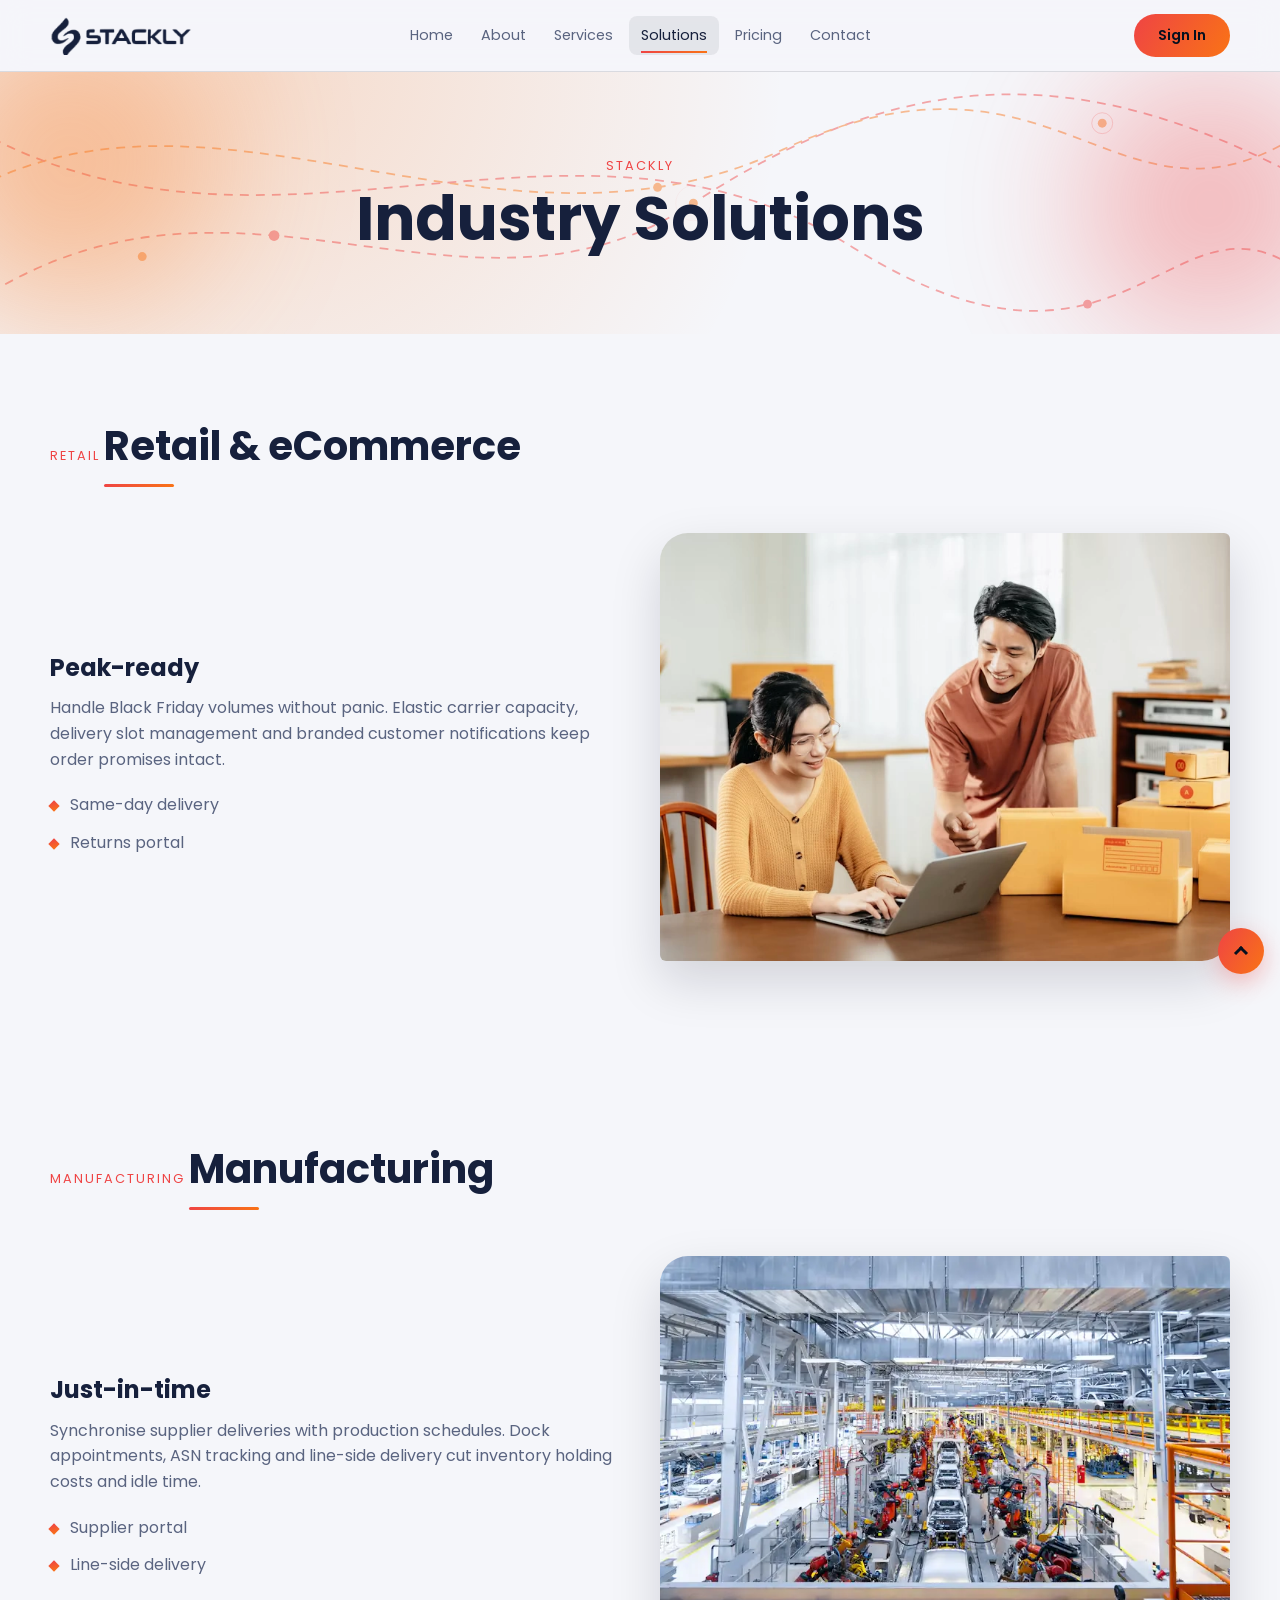
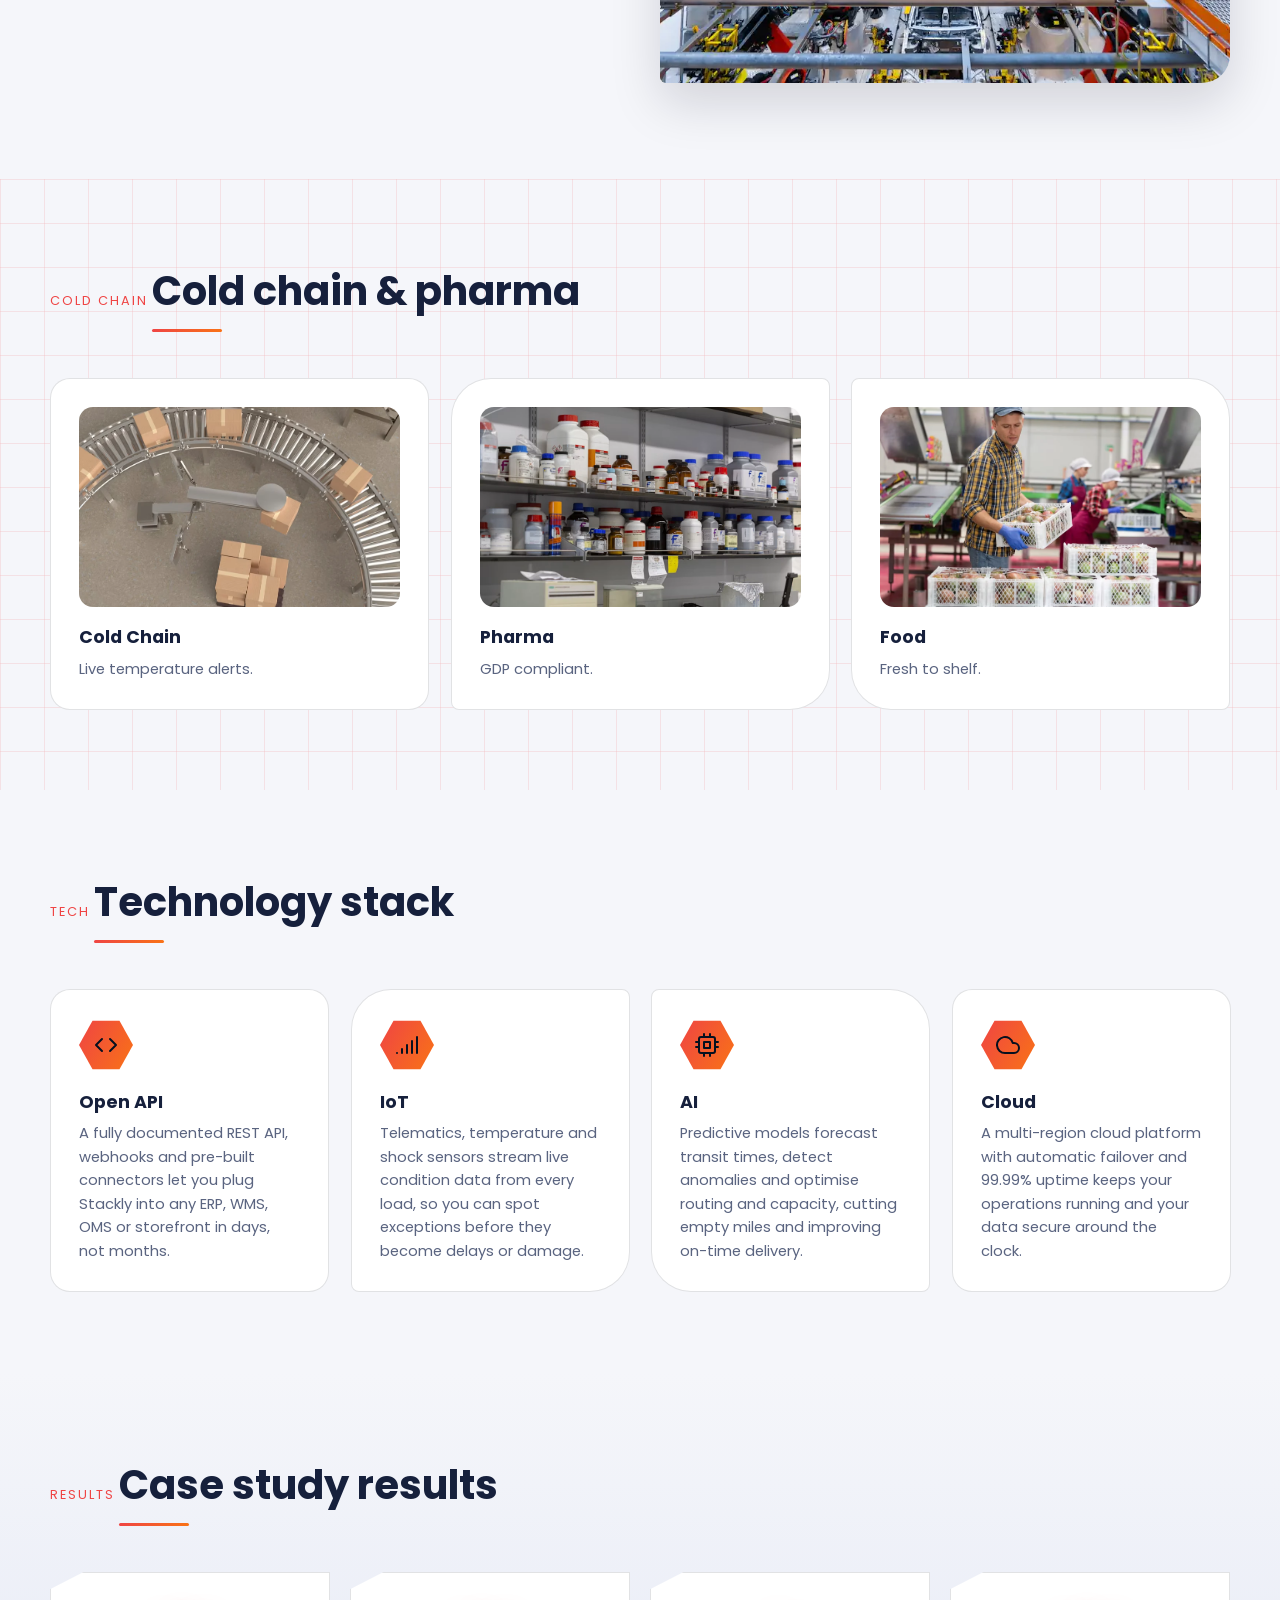
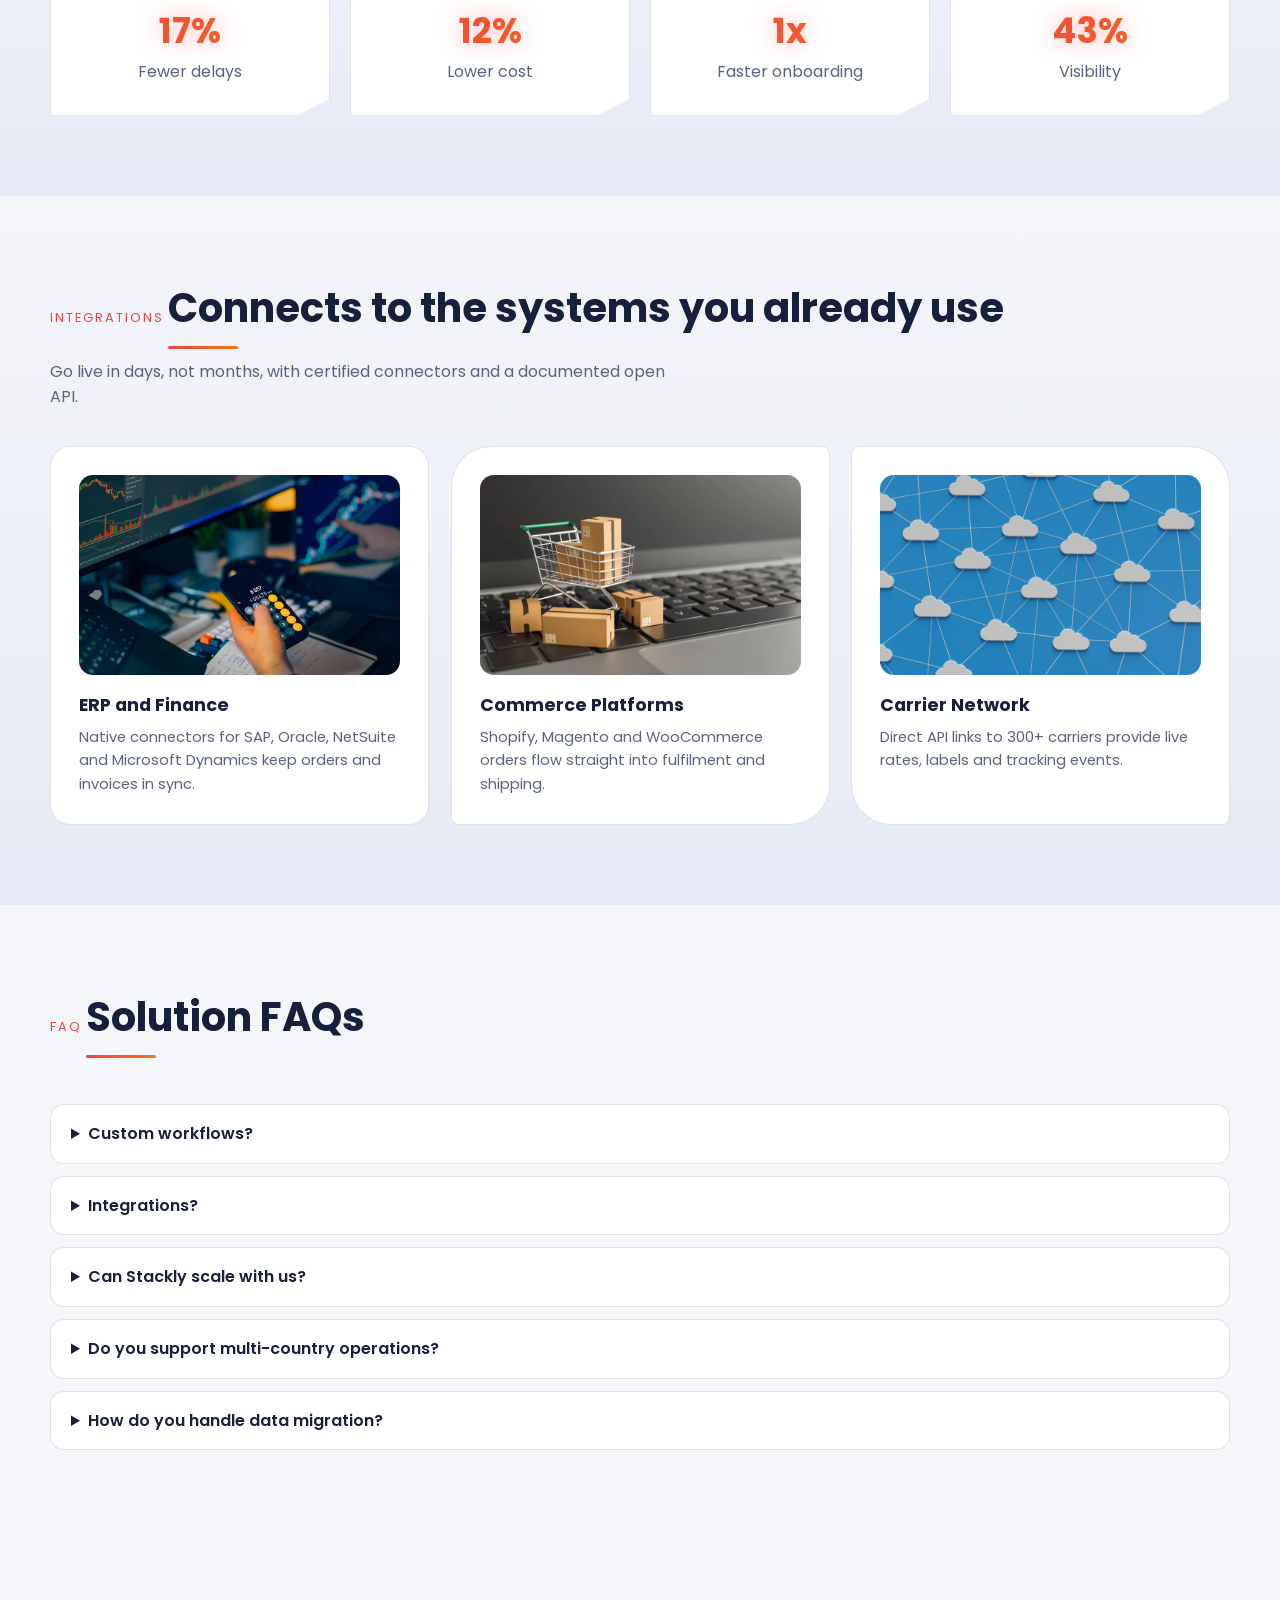
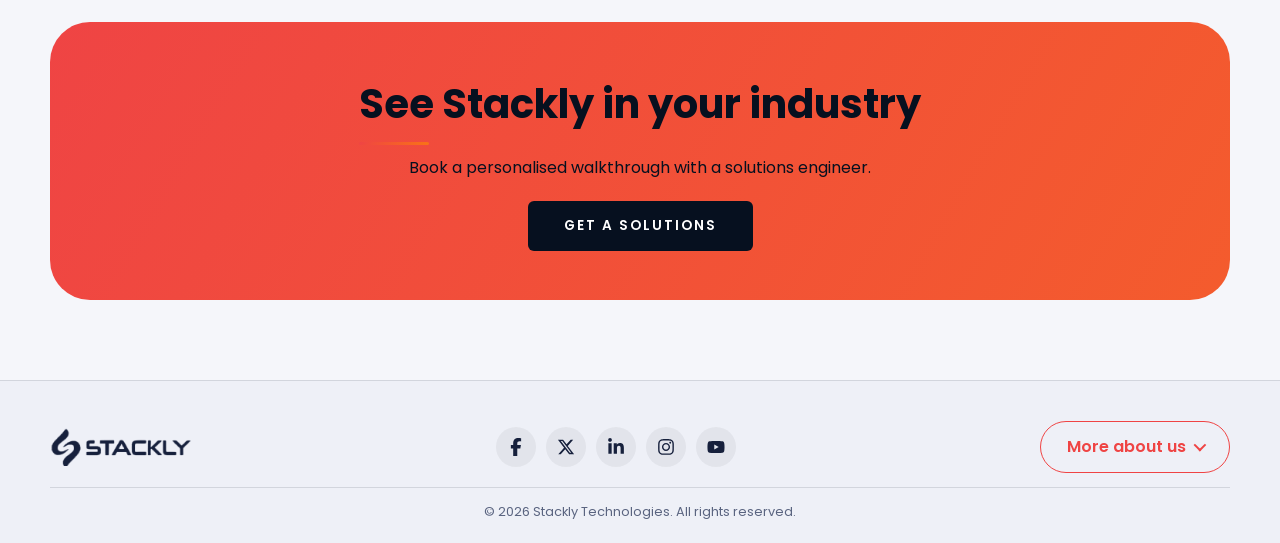
<file: solutions.html>
<!DOCTYPE html>
<html lang="en">
  <head>
    <meta charset="utf-8">
    <meta name="viewport" content="width=device-width,initial-scale=1">
    <title>Industry Solutions | Stackly Logistics</title>
    
    <link rel="stylesheet" href="css/style.css?v=5">
    <link rel="stylesheet" href="css/extra.css?v=5">
    <link rel="preconnect" href="https://fonts.googleapis.com">
    <link href="https://fonts.googleapis.com/css2?family=Poppins:wght@400;600;700&display=swap" rel="stylesheet">
  </head>
  <body>

    <!-- Page loader (animated SVG truck) -->
    <div id="ld">
      <div class="lw">
        <svg viewBox="0 0 200 90">
          <path class="lp" d="M20 60h110V25H20zM130 38h30l20 20v12h-50M20 70h160" fill="none" stroke="#ef4444" stroke-width="4" stroke-linejoin="round"/>
          <circle cx="55" cy="72" r="9" fill="#f97316">
            <animate attributeName="r" values="9;11;9" dur=".8s" repeatCount="indefinite"/>
          </circle>
          <circle cx="150" cy="72" r="9" fill="#f97316">
            <animate attributeName="r" values="9;11;9" dur=".8s" repeatCount="indefinite"/>
          </circle>
        </svg>
        <div class="lb">
          <i></i>
        </div>
        <p style="color:#5a6480;margin-top:10px;font-size:.85rem">Routing your shipment...</p>
      </div>
    </div>

    <!-- Dark overlay behind the mobile menu -->
    <div class="ov"></div>

    <!-- Sticky header: logo, navigation, search, wishlist, cart, sign in, hamburger -->
    <header class="hd">
      <div class="w hdi">
        <a class="logo" href="index.html">
          <img src="assets/stackly-logo-16203C.webp" alt="Stackly" width="150" height="38">
        </a>

        <!-- Navigation (becomes the right-side slide menu on mobile) -->
        <nav id="nv" aria-label="Main">
          <button class="cl" aria-label="Close menu"><span></span><span></span></button>
          <img class="nv-logo" src="assets/stackly-logo-16203C.webp" alt="Stackly" width="140" height="34">
          <a href="index.html">Home</a>
          <a href="about.html">About</a>
          <a href="services.html">Services</a>
          <a href="solutions.html" class=on>Solutions</a>
          <a href="pricing.html">Pricing</a>
          <a href="contact.html">Contact</a>
          <a class="btn mo" href="login.html">Sign In</a>
        </nav>
        <div class="ac">
          <a class="btn si" href="login.html">Sign In</a>
        </div>
        <button class="bg" id="bg" aria-label="Menu"><span></span><span></span><span></span></button>
      </div>
    </header>

    <!-- Section 1: Stackly - Industry Solutions -->
    <section class="page">
      <div class="blob b1"></div>
      <div class="blob b2"></div>
      <div class="w">
        <span class="tag">Stackly</span>
        <h1 data-a="d">Industry Solutions</h1>
      </div>
    </section>

    <!-- Section 2: Retail - Retail & eCommerce -->
    <section class="">
      <div class="w">
        <span class="tag" data-a="l">Retail</span>
        <h2 data-a="l">Retail & eCommerce</h2>
        <p class="sub" data-a="r"></p>
        <div class="sp ">
          <div data-a="l">
            <h3 style="font-size:1.5rem">Peak-ready</h3>
            <p style="color:#5a6480;margin-top:8px">Handle Black Friday volumes without panic. Elastic carrier capacity, delivery slot management and branded customer notifications keep order promises intact.</p>
            <ul>
              <li>Same-day delivery</li>
              <li>Returns portal</li>
            </ul>
          </div>
          <img class="ci sp2" data-a="z" src="assets/Retail_on_solutions.webp" alt="Peak-ready" width="800" height="500" loading="lazy" onerror="this.onerror=null;this.src='assets/img/freight.svg'">
        </div>
      </div>
    </section>

    <!-- Section 3: Manufacturing - Manufacturing -->
    <section class="rv">
      <div class="w">
        <span class="tag" data-a="l">Manufacturing</span>
        <h2 data-a="l">Manufacturing</h2>
        <p class="sub" data-a="r"></p>
        <div class="sp ">
          <div data-a="l">
            <h3 style="font-size:1.5rem">Just-in-time</h3>
            <p style="color:#5a6480;margin-top:8px">Synchronise supplier deliveries with production schedules. Dock appointments, ASN tracking and line-side delivery cut inventory holding costs and idle time.</p>
            <ul>
              <li>Supplier portal</li>
              <li>Line-side delivery</li>
            </ul>
          </div>
          <img class="ci sp2" data-a="z" src="assets/Manufacturing_on_solutions.webp" alt="Just-in-time" width="800" height="500" loading="lazy" onerror="this.onerror=null;this.src='assets/img/analytics.svg'">
        </div>
      </div>
    </section>

    <!-- Section 4: Cold chain - Cold chain & pharma -->
    <section class="lined">
      <svg class="pg-svg" aria-hidden="true">
        <defs>
          <pattern id="ln-cold" width="44" height="44" patternUnits="userSpaceOnUse">
            <path d="M44 0H0v44" fill="none" stroke="#ef4444" stroke-width="1" stroke-opacity=".5"/>
          </pattern>
        </defs>
        <rect width="100%" height="100%" fill="url(#ln-cold)"/>
      </svg>
      <div class="w">
        <span class="tag" data-a="l">Cold chain</span>
        <h2 data-a="l">Cold chain & pharma</h2>
        <p class="sub" data-a="r"></p>
        <div class="gr">
          <div class="cd " data-a="l">
            <img class="ci" src="assets/coldchain_on_solutions.webp" alt="Cold Chain" width="800" height="500" loading="lazy" onerror="this.onerror=null;this.src='assets/img/warehouse.svg'">
            <h3>Cold Chain</h3>
            <p>Live temperature alerts.</p>
          </div>
          <div class="cd r" data-a="u">
            <img class="ci" src="assets/pharme.webp" alt="Pharma" width="800" height="500" loading="lazy" onerror="this.onerror=null;this.src='assets/img/team.svg'">
            <h3>Pharma</h3>
            <p>GDP compliant.</p>
          </div>
          <div class="cd d" data-a="r">
            <img class="ci" src="assets/food.webp" alt="Food" width="800" height="500" loading="lazy" onerror="this.onerror=null;this.src='assets/img/delivery.svg'">
            <h3>Food</h3>
            <p>Fresh to shelf.</p>
          </div>
        </div>
      </div>
    </section>

    <!-- Section 5: Tech - Technology stack -->
    <section class="">
      <div class="w">
        <span class="tag" data-a="l">Tech</span>
        <h2 data-a="l">Technology stack</h2>
        <p class="sub" data-a="r"></p>
        <div class="gr">
          <div class="cd " data-a="r">
            <div class="ic" aria-hidden="true">
              <svg width="24" height="24" viewBox="0 0 24 24" fill="none" stroke="currentColor" stroke-width="2" stroke-linecap="round" stroke-linejoin="round"><polyline points="16 18 22 12 16 6"/><polyline points="8 6 2 12 8 18"/></svg>
            </div>
            <h3>Open API</h3>
            <p>A fully documented REST API, webhooks and pre-built connectors let you plug Stackly into any ERP, WMS, OMS or storefront in days, not months.</p>
          </div>
          <div class="cd r" data-a="l">
            <div class="ic" aria-hidden="true">
              <svg width="24" height="24" viewBox="0 0 24 24" fill="none" stroke="currentColor" stroke-width="2" stroke-linecap="round" stroke-linejoin="round"><path d="M2 20h.01"/><path d="M7 20v-4"/><path d="M12 20v-8"/><path d="M17 20V8"/><path d="M22 4v16"/></svg>
            </div>
            <h3>IoT</h3>
            <p>Telematics, temperature and shock sensors stream live condition data from every load, so you can spot exceptions before they become delays or damage.</p>
          </div>
          <div class="cd d" data-a="d">
            <div class="ic" aria-hidden="true">
              <svg width="24" height="24" viewBox="0 0 24 24" fill="none" stroke="currentColor" stroke-width="2" stroke-linecap="round" stroke-linejoin="round"><rect x="4" y="4" width="16" height="16" rx="2"/><rect x="9" y="9" width="6" height="6"/><path d="M9 1v3M15 1v3M9 20v3M15 20v3M20 9h3M20 14h3M1 9h3M1 14h3"/></svg>
            </div>
            <h3>AI</h3>
            <p>Predictive models forecast transit times, detect anomalies and optimise routing and capacity, cutting empty miles and improving on-time delivery.</p>
          </div>
          <div class="cd " data-a="u">
            <div class="ic" aria-hidden="true">
              <svg width="24" height="24" viewBox="0 0 24 24" fill="none" stroke="currentColor" stroke-width="2" stroke-linecap="round" stroke-linejoin="round"><path d="M18 10h-1.26A8 8 0 1 0 9 20h9a5 5 0 0 0 0-10z"/></svg>
            </div>
            <h3>Cloud</h3>
            <p>A multi-region cloud platform with automatic failover and 99.99% uptime keeps your operations running and your data secure around the clock.</p>
          </div>
        </div>
      </div>
    </section>

    <!-- Section 6: Results - Case study results -->
    <section class="wave">
      <div class="w">
        <span class="tag" data-a="l">Results</span>
        <h2 data-a="l">Case study results</h2>
        <p class="sub" data-a="r"></p>
        <div class="st">
          <div data-a="z">
            <b class="gt" data-n="40" data-s="%">0</b>
            <span>Fewer delays</span>
          </div>
          <div data-a="z">
            <b class="gt" data-n="25" data-s="%">0</b>
            <span>Lower cost</span>
          </div>
          <div data-a="z">
            <b class="gt" data-n="3" data-s="x">0</b>
            <span>Faster onboarding</span>
          </div>
          <div data-a="z">
            <b class="gt" data-n="99" data-s="%">0</b>
            <span>Visibility</span>
          </div>
        </div>
      </div>
    </section>

    <!-- Section 7: Integrations - Connects to the systems you already use -->
    <section class="wave">
      <div class="w">
        <span class="tag" data-a="l">Integrations</span>
        <h2 data-a="l">Connects to the systems you already use</h2>
        <p class="sub" data-a="r">Go live in days, not months, with certified connectors and a documented open API.</p>
        <div class="gr">
          <div class="cd " data-a="r">
            <img class="ci" src="assets/ERP_and_Finance.webp" alt="ERP and Finance" width="800" height="500" loading="lazy" onerror="this.onerror=null;this.src='assets/img/team.svg'">
            <h3>ERP and Finance</h3>
            <p>Native connectors for SAP, Oracle, NetSuite and Microsoft Dynamics keep orders and invoices in sync.</p>
          </div>
          <div class="cd r" data-a="l">
            <img class="ci" src="assets/Commerce_Platforms.webp" alt="Commerce Platforms" width="800" height="500" loading="lazy" onerror="this.onerror=null;this.src='assets/img/port.svg'">
            <h3>Commerce Platforms</h3>
            <p>Shopify, Magento and WooCommerce orders flow straight into fulfilment and shipping.</p>
          </div>
          <div class="cd d" data-a="d">
            <img class="ci" src="assets/Carrier__network.webp" alt="Carrier Network" width="800" height="500" loading="lazy" onerror="this.onerror=null;this.src='assets/img/delivery.svg'">
            <h3>Carrier Network</h3>
            <p>Direct API links to 300+ carriers provide live rates, labels and tracking events.</p>
          </div>
        </div>
      </div>
    </section>

    <!-- Section 8: FAQ - Solution FAQs -->
    <section class="">
      <div class="w">
        <span class="tag" data-a="l">FAQ</span>
        <h2 data-a="l">Solution FAQs</h2>
        <p class="sub" data-a="r"></p>
        <details class="fq" data-a="u">
          <summary>Custom workflows?</summary>
          <p>Approval rules, document templates, notifications and compliance checks can all be configured per industry, customer or lane without writing code.</p>
        </details>
        <details class="fq" data-a="u">
          <summary>Integrations?</summary>
          <p>Ready-made connectors exist for SAP, Oracle, Microsoft Dynamics, NetSuite, Shopify and Magento, plus EDI for large trading partners.</p>
        </details>
        <details class="fq" data-a="u">
          <summary>Can Stackly scale with us?</summary>
          <p>Yes. The platform is built for growth, handling anything from a single lane to millions of shipments a year with no re-implementation as you expand.</p>
        </details>
        <details class="fq" data-a="u">
          <summary>Do you support multi-country operations?</summary>
          <p>Absolutely. Multi-currency, multi-language and country-specific compliance rules are supported out of the box across more than 140 countries.</p>
        </details>
        <details class="fq" data-a="u">
          <summary>How do you handle data migration?</summary>
          <p>Our team migrates your historical shipments, master data and carrier records, then validates everything against your source systems before go-live.</p>
        </details>
      </div>
    </section>

    <!-- Section 9: See Stackly in your industry -->
    <section>
      <div class="w">
        <div class="cta" data-a="z">
          <h2>See Stackly in your industry</h2>
          <p>Book a personalised walkthrough with a solutions engineer.</p>
          <a class="btn b3" href="404.html">Get a solutions</a>
        </div>
      </div>
    </section>

    <!-- Expandable footer: logo, social icons (go to 404), about, address -->
    <footer class="ft">
      <div class="w">
        <div class="fh">
          <img src="assets/stackly-logo-16203C.webp" alt="Stackly" width="150" height="38">
          <div class="so">
            <a href="404.html" aria-label="facebook-f"><svg viewBox="0 0 320 512" width="18" height="18" fill="currentColor" aria-hidden="true"><path d="M80 299.3V512H196V299.3h86.5l18-97.8H196V166.9c0-51.7 20.3-71.5 72.7-71.5c16.3 0 29.4 .4 37 1.2V7.9C291.4 4 256.4 0 236.2 0C129.3 0 80 50.5 80 159.4v42.1H14v97.8H80z"/></svg></a>
            <a href="404.html" aria-label="x-twitter"><svg viewBox="0 0 512 512" width="18" height="18" fill="currentColor" aria-hidden="true"><path d="M389.2 48h70.6L305.6 224.2 487 464H345L233.7 318.6 106.5 464H35.8L200.7 275.5 26.8 48H172.4L272.9 180.9 389.2 48zM364.4 421.8h39.1L151.1 88h-42L364.4 421.8z"/></svg></a>
            <a href="404.html" aria-label="linkedin-in"><svg viewBox="0 0 448 512" width="18" height="18" fill="currentColor" aria-hidden="true"><path d="M100.28 448H7.4V148.9h92.88zM53.79 108.1C24.09 108.1 0 83.5 0 53.8a53.79 53.79 0 0 1 107.58 0c0 29.7-24.1 54.3-53.79 54.3zM447.9 448h-92.68V302.4c0-34.7-.7-79.2-48.29-79.2-48.29 0-55.69 37.7-55.69 76.7V448h-92.78V148.9h89.08v40.8h1.3c12.4-23.5 42.69-48.3 87.88-48.3 94 0 111.28 61.9 111.28 142.3V448z"/></svg></a>
            <a href="404.html" aria-label="instagram"><svg viewBox="0 0 448 512" width="18" height="18" fill="currentColor" aria-hidden="true"><path d="M224.1 141c-63.6 0-114.9 51.3-114.9 114.9s51.3 114.9 114.9 114.9S339 319.5 339 255.9 287.7 141 224.1 141zm0 189.6c-41.1 0-74.7-33.5-74.7-74.7s33.5-74.7 74.7-74.7 74.7 33.5 74.7 74.7-33.6 74.7-74.7 74.7zm146.4-194.3c0 14.9-12 26.8-26.8 26.8-14.9 0-26.8-12-26.8-26.8s12-26.8 26.8-26.8 26.8 12 26.8 26.8zm76.1 27.2c-1.7-35.9-9.9-67.7-36.2-93.9-26.2-26.2-58-34.4-93.9-36.2-37-2.1-147.9-2.1-184.9 0-35.8 1.7-67.6 9.9-93.9 36.1s-34.4 58-36.2 93.9c-2.1 37-2.1 147.9 0 184.9 1.7 35.9 9.9 67.7 36.2 93.9s58 34.4 93.9 36.2c37 2.1 147.9 2.1 184.9 0 35.9-1.7 67.7-9.9 93.9-36.2 26.2-26.2 34.4-58 36.2-93.9 2.1-37 2.1-147.8 0-184.8zM398.8 388c-7.8 19.6-22.9 34.7-42.6 42.6-29.5 11.7-99.5 9-132.1 9s-102.7 2.6-132.1-9c-19.6-7.8-34.7-22.9-42.6-42.6-11.7-29.5-9-99.5-9-132.1s-2.6-102.7 9-132.1c7.8-19.6 22.9-34.7 42.6-42.6 29.5-11.7 99.5-9 132.1-9s102.7-2.6 132.1 9c19.6 7.8 34.7 22.9 42.6 42.6 11.7 29.5 9 99.5 9 132.1s2.7 102.7-9 132.1z"/></svg></a>
            <a href="404.html" aria-label="youtube"><svg viewBox="0 0 576 512" width="18" height="18" fill="currentColor" aria-hidden="true"><path d="M549.655 124.083c-6.281-23.65-24.787-42.276-48.284-48.597C458.781 64 288 64 288 64S117.22 64 74.629 75.486c-23.497 6.322-42.003 24.947-48.284 48.597-11.412 42.867-11.412 132.305-11.412 132.305s0 89.438 11.412 132.305c6.281 23.65 24.787 41.5 48.284 47.821C117.22 448 288 448 288 448s170.78 0 213.371-11.486c23.497-6.321 42.003-24.171 48.284-47.821 11.412-42.867 11.412-132.305 11.412-132.305s0-89.438-11.412-132.305zm-317.51 213.508V175.185l142.739 81.205-142.739 81.201z"/></svg></a>
          </div>
          <button class="btn o tg" aria-expanded="false">More about us</button>
        </div>
        <div class="fx">
          <div class="fxg">
            <div>
              <h5>About Stackly</h5>
              <p>Stackly is a logistics technology company connecting shippers, carriers and warehouses on one intelligent platform.</p>
            </div>
            <div>
              <h5>Address</h5>
              <p><strong>Address:</strong> MMR Complex, Periyakollappatty, Chinna Thirupathi, Salem, Tamil Nadu 636008</p>
              <p><strong>Phone:</strong> 07010792745</p>
              <p><strong>Website:</strong> https://thestackly.com/</p>
            </div>
            <div>
              <h5>Explore</h5>
              <ul>
                <li><a href="index.html">Home</a></li>
                <li><a href="about.html">About</a></li>
                <li><a href="services.html">Services</a></li>
                <li><a href="solutions.html">Solutions</a></li>
                <li><a href="pricing.html">Pricing</a></li>
                <li><a href="contact.html">Contact</a></li>
              </ul>
            </div>
          </div>
        </div>
        <div class="fb">
          &copy;
          2026 Stackly Technologies. All rights reserved.
        </div>
      </div>
    </footer>
    <script src="js/main.js?v=5"></script>
    <script src="js/extra.js?v=5"></script>
  </body>
</html>
</file>
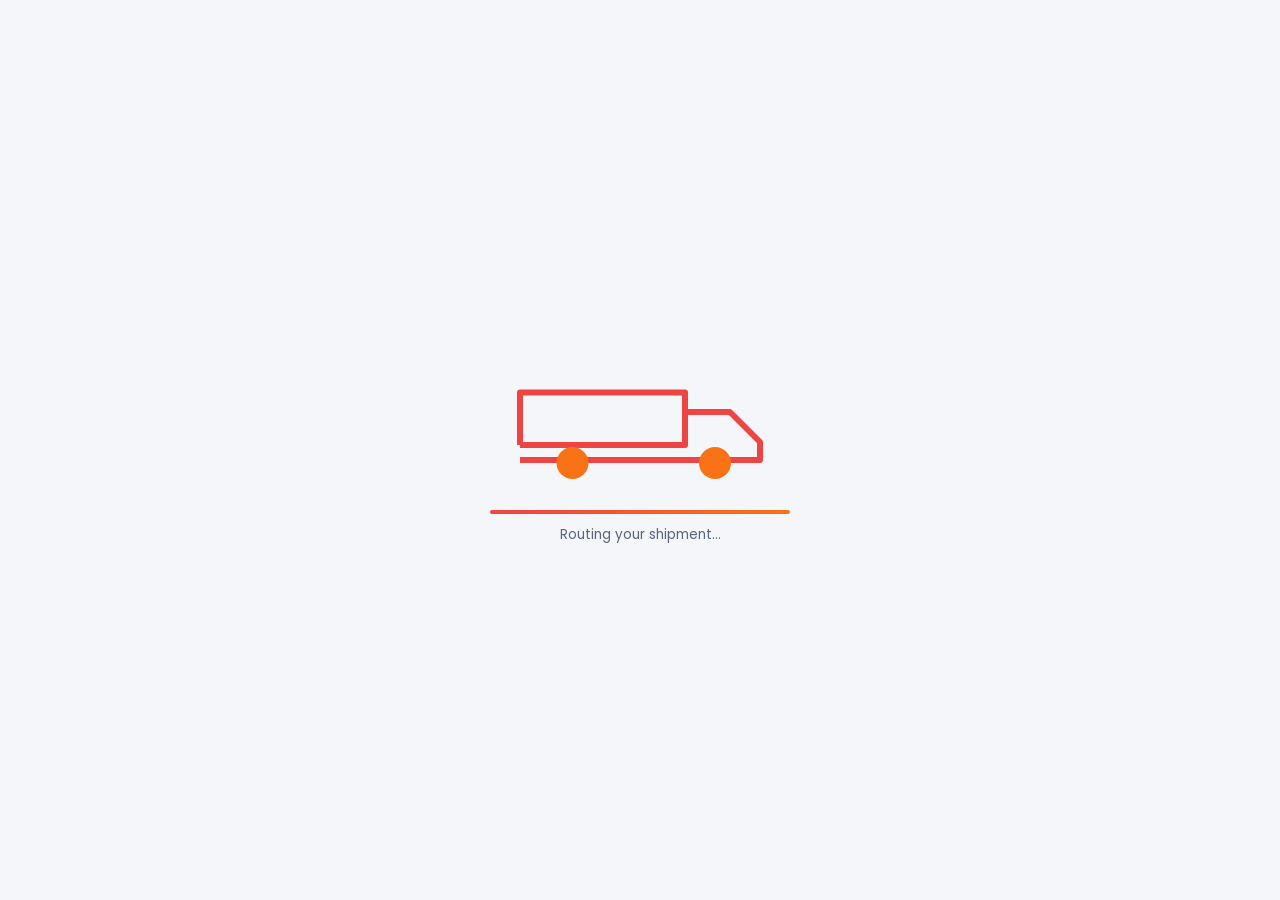
<file: user-dashboard.html>
<!DOCTYPE html>
<html lang="en">
  <head>
    <meta charset="utf-8">
    <meta name="viewport" content="width=device-width,initial-scale=1">
    <title>User Dashboard | Stackly Logistics</title>

    <link rel="stylesheet" href="css/style.css?v=5">
    <link rel="stylesheet" href="css/extra.css?v=5">
    <link rel="preconnect" href="https://fonts.googleapis.com">
    <link href="https://fonts.googleapis.com/css2?family=Poppins:wght@400;600;700&display=swap" rel="stylesheet">
    <link rel="stylesheet" href="https://cdnjs.cloudflare.com/ajax/libs/font-awesome/6.5.1/css/all.min.css">
  </head>
  <body>

    <!-- Page loader (animated SVG truck) -->
    <div id="ld">
      <div class="lw">
        <svg viewBox="0 0 200 90">
          <path class="lp" d="M20 60h110V25H20zM130 38h30l20 20v12h-50M20 70h160" fill="none" stroke="#ef4444" stroke-width="4" stroke-linejoin="round"/>
          <circle cx="55" cy="72" r="9" fill="#f97316">
            <animate attributeName="r" values="9;11;9" dur=".8s" repeatCount="indefinite"/>
          </circle>
          <circle cx="150" cy="72" r="9" fill="#f97316">
            <animate attributeName="r" values="9;11;9" dur=".8s" repeatCount="indefinite"/>
          </circle>
        </svg>
        <div class="lb">
          <i></i>
        </div>
        <p style="color:#5a6480;margin-top:10px;font-size:.85rem">Routing your shipment...</p>
      </div>
    </div>

    <!-- Dark overlay behind the mobile menu -->
    <div class="ov"></div>

    <!-- Dashboard layout: sidebar + main area -->
    <div class="db">

      <!-- Dashboard sidebar (slide-in menu on mobile) -->
      <aside class="sd">
        <button class="cl" aria-label="Close menu"><span></span><span></span></button>
        <img src="assets/stackly-logo-16203C.webp" alt="Stackly" width="150" height="36">
        <div class="prof">
          <span class="pfAv" id="pfAv">S</span>
          <div class="pfTx">
            <b id="pfName">Stackly User</b>
            <span id="pfMail">guest@stackly.com</span>
          </div>
        </div>
        <a href="#overview" data-view="overview" class="on"><i class="fa-solid fa-gauge"></i>Overview</a>
        <a href="#shipments" data-view="shipments"><i class="fa-solid fa-box"></i>My Shipments</a>
        <a href="#tracking" data-view="tracking"><i class="fa-solid fa-location-dot"></i>Tracking</a>
        <a href="#invoices" data-view="invoices"><i class="fa-solid fa-file-invoice"></i>Invoices</a>
        <a href="#wishlist" data-view="wishlist"><i class="fa-solid fa-heart"></i>Wishlist</a>
        <a href="login.html"><i class="fa-solid fa-right-from-bracket"></i>Logout</a>
      </aside>

      <!-- Dashboard main content -->
      <div class="mn">
        <div class="tp">
          <img class="tpl" src="assets/stackly-logo-16203C.webp" alt="Stackly" width="130" height="30">
          <h2 id="pageTitle">Overview</h2>
          <button class="ib dbg" id="dbg" aria-label="Menu"><span></span><span></span><span></span></button>
        </div>
        <h2 class="mtitle" id="mTitle">Overview</h2>

        <!-- ===================== OVERVIEW ===================== -->
        <div class="view on" data-view="overview" data-title="Overview">
          <div class="vs">
            <div class="vh"><h3>Performance snapshot</h3><p>Last 30 days</p></div>
            <div class="dg">
              <div class="cd" data-a="l">
                <b class="gt">24</b>
                <span>Active shipments</span>
              </div>
              <div class="cd" data-a="u">
                <b class="gt">312</b>
                <span>Delivered</span>
              </div>
              <div class="cd" data-a="r">
                <b class="gt">$4.2K</b>
                <span>Spend</span>
              </div>
              <div class="cd" data-a="d">
                <b class="gt">2d</b>
                <span>Avg transit</span>
              </div>
            </div>
          </div>
          <div class="vs">
            <div class="vh"><h3>Weekly activity</h3><a class="lnk" href="#tracking">View live tracking</a></div>
            <div class="g2">
              <div class="cd pn" data-a="u">
                <h4>Shipments moved</h4>
                <svg class="bar" viewBox="0 0 400 160">
                  <defs>
                    <linearGradient id="g1" x1="0" y1="0" x2="0" y2="1">
                      <stop offset="0" stop-color="#ef4444"/>
                      <stop offset="1" stop-color="#f97316"/>
                    </linearGradient>
                  </defs>
                  <rect x="20" y="90" width="32" height="60" rx="8" fill="url(#g1)" style="animation-delay:0.0s"/>
                  <rect x="72" y="55" width="32" height="95" rx="8" fill="url(#g1)" style="animation-delay:0.1s"/>
                  <rect x="124" y="75" width="32" height="75" rx="8" fill="url(#g1)" style="animation-delay:0.2s"/>
                  <rect x="176" y="30" width="32" height="120" rx="8" fill="url(#g1)" style="animation-delay:0.3s"/>
                  <rect x="228" y="50" width="32" height="100" rx="8" fill="url(#g1)" style="animation-delay:0.4s"/>
                  <rect x="280" y="15" width="32" height="135" rx="8" fill="url(#g1)" style="animation-delay:0.5s"/>
                  <rect x="332" y="40" width="32" height="110" rx="8" fill="url(#g1)" style="animation-delay:0.6s"/>
                </svg>
              </div>
              <div class="cd pn" data-a="u">
                <h4>Service level</h4>
                <div class="mrow">
                  <div class="lb2"><b>On-time delivery</b><span>96%</span></div>
                  <div class="prog"><i style="width:96%"></i></div>
                </div>
                <div class="mrow">
                  <div class="lb2"><b>In-full shipments</b><span>92%</span></div>
                  <div class="prog"><i style="width:92%"></i></div>
                </div>
                <div class="mrow">
                  <div class="lb2"><b>Documentation accuracy</b><span>99%</span></div>
                  <div class="prog"><i style="width:99%"></i></div>
                </div>
              </div>
            </div>
          </div>
          <div class="vs">
            <div class="vh"><h3>Recent shipments</h3><a class="lnk" href="#shipments">View all</a></div>
            <div class="cd pn" data-a="u">
              <div class="tw">
                <table>
                  <tr>
                    <th>ID</th>
                    <th>Route</th>
                    <th>Carrier</th>
                    <th>ETA</th>
                    <th>Status</th>
                  </tr>
                  <tr>
                    <td>#SK1021</td>
                    <td>Chennai - Dubai</td>
                    <td>Bluewave</td>
                    <td>14 Oct</td>
                    <td><span class="pl or">In transit</span></td>
                  </tr>
                  <tr>
                    <td>#SK1020</td>
                    <td>Mumbai - Delhi</td>
                    <td>Skyline</td>
                    <td>Delivered</td>
                    <td><span class="pl gr">Delivered</span></td>
                  </tr>
                  <tr>
                    <td>#SK1019</td>
                    <td>Pune - Goa</td>
                    <td>Coastline</td>
                    <td>16 Oct</td>
                    <td><span class="pl gy">Pending</span></td>
                  </tr>
                </table>
              </div>
            </div>
          </div>
        </div>

        <!-- ===================== MY SHIPMENTS ===================== -->
        <div class="view" data-view="shipments" data-title="My Shipments">
          <div class="vs">
            <div class="vh"><h3>Shipment pipeline</h3><p>Updated 5 min ago</p></div>
            <div class="dg sm">
              <div class="cd" data-a="l"><b class="gt">24</b><span>In transit</span></div>
              <div class="cd" data-a="u"><b class="gt">312</b><span>Delivered</span></div>
              <div class="cd" data-a="r"><b class="gt">9</b><span>Awaiting pickup</span></div>
              <div class="cd" data-a="d"><b class="gt">3</b><span>Exceptions</span></div>
            </div>
          </div>
          <div class="vs">
            <div class="vh"><h3>Shipment manifest</h3><a class="lnk" href="#tracking">Track</a></div>
            <div class="cd pn" data-a="u">
              <div class="tw">
                <table>
                  <tr>
                    <th>ID</th>
                    <th>Route</th>
                    <th>Carrier</th>
                    <th>Weight</th>
                    <th>ETA</th>
                    <th>Status</th>
                  </tr>
                  <tr>
                    <td>#SK1021</td>
                    <td>Chennai - Dubai</td>
                    <td>Bluewave</td>
                    <td>1,240 kg</td>
                    <td>14 Oct</td>
                    <td><span class="pl or">In transit</span></td>
                  </tr>
                  <tr>
                    <td>#SK1020</td>
                    <td>Mumbai - Delhi</td>
                    <td>Skyline</td>
                    <td>860 kg</td>
                    <td>13 Oct</td>
                    <td><span class="pl gr">Delivered</span></td>
                  </tr>
                  <tr>
                    <td>#SK1019</td>
                    <td>Pune - Goa</td>
                    <td>Coastline</td>
                    <td>540 kg</td>
                    <td>16 Oct</td>
                    <td><span class="pl gy">Pending</span></td>
                  </tr>
                  <tr>
                    <td>#SK1018</td>
                    <td>Kochi - Bangalore</td>
                    <td>Nortech</td>
                    <td>2,010 kg</td>
                    <td>17 Oct</td>
                    <td><span class="pl or">In transit</span></td>
                  </tr>
                </table>
              </div>
            </div>
          </div>
          <div class="vs">
            <div class="g2e">
              <div class="cd pn" data-a="u">
                <h4>Capacity utilisation</h4>
                <div class="mrow">
                  <div class="lb2"><b>Road freight</b><span>78%</span></div>
                  <div class="prog"><i style="width:78%"></i></div>
                </div>
                <div class="mrow">
                  <div class="lb2"><b>Ocean freight</b><span>64%</span></div>
                  <div class="prog"><i style="width:64%"></i></div>
                </div>
                <div class="mrow">
                  <div class="lb2"><b>Air freight</b><span>41%</span></div>
                  <div class="prog"><i style="width:41%"></i></div>
                </div>
              </div>
              <div class="cd pn" data-a="u">
                <h4>Upcoming pickups</h4>
                <div class="li">
                  <span class="av2"><i class="fa-solid fa-truck"></i></span>
                  <div class="tx"><b>#SK1021 - Chennai hub</b><span>Bluewave Logistics</span></div>
                  <span class="mt">Today, 4 PM</span>
                </div>
                <div class="li">
                  <span class="av2"><i class="fa-solid fa-truck"></i></span>
                  <div class="tx"><b>#SK1018 - Kochi port</b><span>Nortech Freight</span></div>
                  <span class="mt">Tomorrow, 9 AM</span>
                </div>
                <div class="li">
                  <span class="av2"><i class="fa-solid fa-truck"></i></span>
                  <div class="tx"><b>#SK1019 - Pune depot</b><span>Coastline Cargo</span></div>
                  <span class="mt">18 Oct, 11 AM</span>
                </div>
              </div>
            </div>
          </div>
        </div>

        <!-- ===================== TRACKING ===================== -->
        <div class="view" data-view="tracking" data-title="Tracking">
          <div class="vs">
            <div class="vh"><h3>Live metrics</h3><p>Real time</p></div>
            <div class="dg sm">
              <div class="cd" data-a="l"><b class="gt">96%</b><span>On-time rate</span></div>
              <div class="cd" data-a="u"><b class="gt">24</b><span>In transit</span></div>
              <div class="cd" data-a="r"><b class="gt">2</b><span>Delayed</span></div>
              <div class="cd" data-a="d"><b class="gt">2d</b><span>Avg ETA</span></div>
            </div>
          </div>
          <div class="vs">
            <div class="g2e">
              <div class="cd pn" data-a="u">
                <h4>Active consignments</h4>
                <div class="mrow">
                  <div class="lb2"><b>#SK1021 - Chennai to Dubai</b><span>72%</span></div>
                  <div class="prog"><i style="width:72%"></i></div>
                </div>
                <div class="mrow">
                  <div class="lb2"><b>#SK1018 - Kochi to Bangalore</b><span>45%</span></div>
                  <div class="prog"><i style="width:45%"></i></div>
                </div>
                <div class="mrow">
                  <div class="lb2"><b>#SK1019 - Pune to Goa</b><span>18%</span></div>
                  <div class="prog"><i style="width:18%"></i></div>
                </div>
              </div>
              <div class="cd pn" data-a="u">
                <h4>Latest scans</h4>
                <ul class="tl2">
                  <li><b>Departed Chennai hub</b><span>Today, 3:20 PM</span></li>
                  <li><b>Customs cleared</b><span>Today, 11:05 AM</span></li>
                  <li><b>Arrived at origin port</b><span>Yesterday, 9:40 PM</span></li>
                  <li><b>Picked up from shipper</b><span>Yesterday, 2:15 PM</span></li>
                </ul>
              </div>
            </div>
          </div>
          <div class="vs">
            <div class="vh"><h3>Tracking events</h3></div>
            <div class="cd pn" data-a="u">
              <div class="tw">
                <table>
                  <tr>
                    <th>Reference</th>
                    <th>Event</th>
                    <th>Location</th>
                    <th>Time</th>
                    <th>Status</th>
                  </tr>
                  <tr>
                    <td>#SK1021</td>
                    <td>Departed hub</td>
                    <td>Chennai</td>
                    <td>3:20 PM</td>
                    <td><span class="pl or">In transit</span></td>
                  </tr>
                  <tr>
                    <td>#SK1018</td>
                    <td>In customs</td>
                    <td>Kochi</td>
                    <td>1:10 PM</td>
                    <td><span class="pl gy">Hold</span></td>
                  </tr>
                  <tr>
                    <td>#SK1019</td>
                    <td>Scheduled</td>
                    <td>Pune</td>
                    <td>10:00 AM</td>
                    <td><span class="pl gr">Confirmed</span></td>
                  </tr>
                </table>
              </div>
            </div>
          </div>
        </div>

        <!-- ===================== INVOICES ===================== -->
        <div class="view" data-view="invoices" data-title="Invoices">
          <div class="vs">
            <div class="vh"><h3>Billing summary</h3><p>October 2026</p></div>
            <div class="dg sm">
              <div class="cd" data-a="l"><b class="gt">$1.8K</b><span>Outstanding</span></div>
              <div class="cd" data-a="u"><b class="gt">$2.4K</b><span>Paid this month</span></div>
              <div class="cd" data-a="r"><b class="gt">$220</b><span>Overdue</span></div>
              <div class="cd" data-a="d"><b class="gt">$5K</b><span>Credit limit</span></div>
            </div>
          </div>
          <div class="vs">
            <div class="vh"><h3>Invoice history</h3><a class="lnk" href="#">Download all</a></div>
            <div class="cd pn" data-a="u">
              <div class="tw">
                <table>
                  <tr>
                    <th>Invoice</th>
                    <th>Date</th>
                    <th>Amount</th>
                    <th>Due</th>
                    <th>Status</th>
                  </tr>
                  <tr>
                    <td>INV-2091</td>
                    <td>01 Oct 2026</td>
                    <td>$1,240</td>
                    <td>15 Oct</td>
                    <td><span class="pl gy">Unpaid</span></td>
                  </tr>
                  <tr>
                    <td>INV-2088</td>
                    <td>24 Sep 2026</td>
                    <td>$860</td>
                    <td>08 Oct</td>
                    <td><span class="pl gr">Paid</span></td>
                  </tr>
                  <tr>
                    <td>INV-2085</td>
                    <td>18 Sep 2026</td>
                    <td>$1,540</td>
                    <td>02 Oct</td>
                    <td><span class="pl gr">Paid</span></td>
                  </tr>
                  <tr>
                    <td>INV-2080</td>
                    <td>09 Sep 2026</td>
                    <td>$220</td>
                    <td>23 Sep</td>
                    <td><span class="pl or">Overdue</span></td>
                  </tr>
                </table>
              </div>
            </div>
          </div>
          <div class="vs">
            <div class="g2e">
              <div class="cd pn" data-a="u">
                <h4>Payment history</h4>
                <div class="li">
                  <span class="av2"><i class="fa-solid fa-check"></i></span>
                  <div class="tx"><b>INV-2088 settled</b><span>Visa ending 4821</span></div>
                  <span class="mt">08 Oct</span>
                </div>
                <div class="li">
                  <span class="av2"><i class="fa-solid fa-check"></i></span>
                  <div class="tx"><b>INV-2085 settled</b><span>Bank transfer</span></div>
                  <span class="mt">02 Oct</span>
                </div>
                <div class="li">
                  <span class="av2"><i class="fa-solid fa-check"></i></span>
                  <div class="tx"><b>INV-2079 settled</b><span>Visa ending 4821</span></div>
                  <span class="mt">21 Sep</span>
                </div>
              </div>
              <div class="cd pn" data-a="u">
                <h4>Spend by service</h4>
                <div class="mrow">
                  <div class="lb2"><b>Road freight</b><span>$1,980</span></div>
                  <div class="prog"><i style="width:82%"></i></div>
                </div>
                <div class="mrow">
                  <div class="lb2"><b>Warehousing</b><span>$1,140</span></div>
                  <div class="prog"><i style="width:48%"></i></div>
                </div>
                <div class="mrow">
                  <div class="lb2"><b>Customs & compliance</b><span>$620</span></div>
                  <div class="prog"><i style="width:26%"></i></div>
                </div>
              </div>
            </div>
          </div>
        </div>

        <!-- ===================== WISHLIST ===================== -->
        <div class="view" data-view="wishlist" data-title="Wishlist">
          <div class="vs">
            <div class="vh"><h3>Saved overview</h3><p>Quick access to favourites</p></div>
            <div class="dg sm">
              <div class="cd" data-a="l"><b class="gt">6</b><span>Saved routes</span></div>
              <div class="cd" data-a="u"><b class="gt">4</b><span>Saved carriers</span></div>
              <div class="cd" data-a="r"><b class="gt">3</b><span>Saved quotes</span></div>
            </div>
          </div>
          <div class="vs">
            <div class="vh"><h3>Saved items</h3></div>
            <div class="qk">
              <a href="#shipments">
                <i class="fa-solid fa-route"></i>
                <b>Chennai - Dubai</b>
                <span>Ocean freight · weekly</span>
              </a>
              <a href="#shipments">
                <i class="fa-solid fa-route"></i>
                <b>Mumbai - Delhi</b>
                <span>Road freight · daily</span>
              </a>
              <a href="#shipments">
                <i class="fa-solid fa-truck-fast"></i>
                <b>Bluewave Logistics</b>
                <span>Preferred carrier · 4.8</span>
              </a>
              <a href="#shipments">
                <i class="fa-solid fa-truck-fast"></i>
                <b>Skyline Freight</b>
                <span>Preferred carrier · 4.6</span>
              </a>
              <a href="#invoices">
                <i class="fa-solid fa-file-invoice-dollar"></i>
                <b>Q4 bulk quote</b>
                <span>Valid until 30 Nov</span>
              </a>
              <a href="#invoices">
                <i class="fa-solid fa-file-invoice-dollar"></i>
                <b>Cold chain quote</b>
                <span>Valid until 15 Nov</span>
              </a>
            </div>
          </div>
          <div class="vs">
            <div class="vh"><h3>Recommended for you</h3></div>
            <div class="cd pn" data-a="u">
              <div class="li">
                <span class="av2"><i class="fa-solid fa-snowflake"></i></span>
                <div class="tx"><b>Cold chain service</b><span>Temperature-controlled lanes for perishables</span></div>
                <a class="lnk" href="#shipments">Add</a>
              </div>
              <div class="li">
                <span class="av2"><i class="fa-solid fa-warehouse"></i></span>
                <div class="tx"><b>Smart warehousing</b><span>On-demand storage near your busiest lanes</span></div>
                <a class="lnk" href="#shipments">Add</a>
              </div>
              <div class="li">
                <span class="av2"><i class="fa-solid fa-shield-halved"></i></span>
                <div class="tx"><b>Cargo insurance</b><span>Cover high-value shipments end to end</span></div>
                <a class="lnk" href="#invoices">Add</a>
              </div>
            </div>
          </div>
        </div>
      </div>
    </div>
    <script src="js/main.js?v=5"></script>
    <script src="js/extra.js?v=5"></script>
  </body>
</html>
</file>
<file: css/style.css>
﻿/* Stackly - main stylesheet */

/* ===== Design tokens (colours, gradient) ===== */
:root {
  --bg: #f5f6fa;
  --bg2: #ffffff;
  --c1: #ef4444;
  --c2: #f97316;
  --tx: #16203c;
  --mu: #5a6480;
  --g: linear-gradient(120deg, #ef4444, #f97316)
}

* {
  box-sizing: border-box;
  margin: 0;
  padding: 0
}

html {
  overflow-x: hidden;
  overflow-x: clip;
  scroll-behavior: auto;
  -webkit-text-size-adjust: 100%
}

body {
  font-family: Poppins, system-ui, Arial, sans-serif;
  background: var(--bg);
  color: var(--tx);
  line-height: 1.6;
  overflow-x: hidden;
  overflow-x: clip;
  width: 100%;
  position: relative
}

img,
svg {
  max-width: 100%;
  height: auto;
  display: block
}

a {
  color: inherit;
  text-decoration: none
}

button,
input,
select,
textarea {
  font: inherit;
  color: inherit
}

.w {
  width: min(1180px, 100% - 32px);
  margin-inline: auto
}

section {
  padding: 80px 0;
  position: relative;
  overflow: hidden
}

h1 {
  font-size: clamp(2rem, 5.5vw, 3.8rem);
  line-height: 1.15
}

h2 {
  font-size: clamp(1.6rem, 3.5vw, 2.5rem);
  margin-bottom: 10px
}

.gt {
  background: var(--g);
  -webkit-background-clip: text;
  background-clip: text;
  color: transparent
}

.sub {
  color: var(--mu);
  max-width: 640px;
  margin-bottom: 36px
}

.tag {
  display: inline-block;
  color: var(--c1);
  font-size: .8rem;
  letter-spacing: 2px;
  text-transform: uppercase;
  margin-bottom: 8px
}

.btn {
  display: inline-flex;
  align-items: center;
  gap: 8px;
  padding: 12px 26px;
  border-radius: 50px;
  border: 0;
  background: var(--g);
  color: #06101f;
  font-weight: 600;
  cursor: pointer;
  position: relative;
  overflow: hidden;
  transition: .3s
}

.btn:hover {
  transform: translateY(-3px);
  box-shadow: 0 10px 30px #ef444455
}

.btn::after {
  content: "";
  position: absolute;
  inset: 0;
  background: linear-gradient(100deg, transparent 30%, #fff8 50%, transparent 70%);
  transform: translateX(-120%);
  transition: .6s
}

.btn:hover::after {
  transform: translateX(120%)
}

.btn.o {
  background: none;
  border: 1px solid var(--c1);
  color: var(--c1)
}


/* ===== Page loader ===== */
#ld {
  position: fixed;
  inset: 0;
  background: var(--bg);
  z-index: 999;
  display: grid;
  place-items: center;
  transition: opacity .6s, visibility .6s
}

#ld.h {
  opacity: 0;
  visibility: hidden
}

.lw {
  text-align: center;
  width: min(300px, 80%)
}

.lp {
  stroke-dasharray: 420;
  stroke-dashoffset: 420;
  animation: dr 2s ease forwards
}

.lb {
  height: 4px;
  background: #0b10201f;
  border-radius: 4px;
  margin-top: 20px;
  overflow: hidden
}

.lb i {
  display: block;
  height: 100%;
  width: 0;
  background: var(--g);
  animation: fl 2s ease forwards
}

@keyframes dr {
  to {
    stroke-dashoffset: 0
  }
}

@keyframes fl {
  to {
    width: 100%
  }
}


/* ===== Sticky header + navigation + search ===== */
.hd {
  position: sticky;
  top: 0;
  z-index: 100;
  height: 72px;
  background: #f5f6fae6;
  backdrop-filter: blur(14px);
  border-bottom: 1px solid #0b10201f
}

.hdi {
  display: flex;
  align-items: center;
  gap: 16px;
  height: 100%
}

.logo {
  flex: 1;
  display: flex;
  align-items: center
}

.logo img {
  height: 38px;
  width: auto
}

#nv {
  display: flex;
  gap: 4px;
  flex-shrink: 0;
  margin: 0 auto
}

#nv a {
  padding: 8px 12px;
  border-radius: 8px;
  font-size: .9rem;
  color: var(--mu);
  transition: .3s;
  position: relative
}

#nv a:hover,
#nv a.on {
  color: #16203c;
  background: #0b102012
}

#nv a.on::after {
  content: "";
  position: absolute;
  left: 12px;
  right: 12px;
  bottom: 2px;
  height: 2px;
  background: var(--g)
}

.sr {
  display: flex;
  background: #0b10200d;
  border-radius: 50px;
  overflow: hidden;
  border: 1px solid #0b102026
}

.sr input {
  background: none;
  border: 0;
  padding: 8px 14px;
  width: 150px;
  outline: 0
}

.sr button {
  background: var(--g);
  border: 0;
  padding: 0 14px;
  color: #06101f;
  cursor: pointer
}

.ac {
  display: flex;
  gap: 8px;
  align-items: center;
  flex: 1;
  justify-content: flex-end
}

.ib {
  position: relative;
  width: 38px;
  height: 38px;
  border-radius: 50%;
  display: grid;
  place-items: center;
  background: #0b10200d;
  border: 0;
  cursor: pointer;
  transition: .3s
}

.ib:hover {
  background: var(--c2)
}

.ib b {
  position: absolute;
  top: -4px;
  right: -4px;
  background: var(--c1);
  color: #06101f;
  font-size: .65rem;
  border-radius: 50%;
  width: 17px;
  height: 17px;
  display: grid;
  place-items: center
}

.si {
  padding: 8px 18px;
  font-size: .88rem
}

.bg,
.cl,
.mo {
  display: none
}

.bg {
  width: 42px;
  height: 42px;
  border-radius: 10px;
  background: #0b10200d;
  border: 0;
  cursor: pointer;
  flex-direction: column;
  justify-content: center;
  align-items: center;
  gap: 5px
}

.bg span {
  width: 20px;
  height: 2px;
  background: #16203c;
  transition: .3s
}

.bg.x span:nth-child(1) {
  transform: translateY(7px) rotate(45deg)
}

.bg.x span:nth-child(2) {
  opacity: 0
}

.bg.x span:nth-child(3) {
  transform: translateY(-7px) rotate(-45deg)
}


/* ===== Hero section + floating blobs ===== */
.hero {
  padding: 70px 0 90px
}

.hg {
  display: grid;
  grid-template-columns: 1.1fr .9fr;
  gap: 30px;
  align-items: center
}

.hero p {
  color: var(--mu);
  margin: 18px 0 28px;
  max-width: 520px
}

.blob {
  position: absolute;
  border-radius: 50%;
  filter: blur(70px);
  opacity: .35;
  z-index: 0;
  animation: fy 9s ease-in-out infinite
}

.blob.b1 {
  width: 300px;
  height: 300px;
  background: var(--c2);
  top: -60px;
  left: -80px
}

.blob.b2 {
  width: 260px;
  height: 260px;
  background: var(--c1);
  right: -60px;
  bottom: 0;
  animation-delay: -4s
}

.hero .w,
.page .w {
  position: relative;
  z-index: 1
}

@keyframes fy {
  50% {
    transform: translateY(30px)
  }
}


/* ===== Cards grid + spotlight hover ===== */
.gr {
  display: grid;
  grid-template-columns: repeat(auto-fit, minmax(250px, 1fr));
  gap: 22px
}

.cd {
  position: relative;
  background: var(--bg2);
  border: 1px solid #0b10201f;
  border-radius: 20px;
  padding: 28px;
  overflow: hidden;
  transition: .4s
}

.cd::before {
  content: "";
  position: absolute;
  inset: 0;
  background: radial-gradient(260px circle at var(--x, 50%) var(--y, 50%), #ef444430, transparent 60%);
  opacity: 0;
  transition: .3s;
  pointer-events: none
}

.cd:hover::before {
  opacity: 1
}

.cd:hover {
  transform: translateY(-8px);
  border-color: #ef444466
}

.cd>* {
  position: relative
}

.ic {
  width: 54px;
  height: 54px;
  display: grid;
  place-items: center;
  background: var(--g);
  color: #06101f;
  font-size: 1.3rem;
  margin-bottom: 16px;
  clip-path: polygon(25% 5%, 75% 5%, 100% 50%, 75% 95%, 25% 95%, 0 50%)
}

.cd h3 {
  margin-bottom: 6px;
  font-size: 1.1rem
}

.cd p {
  color: var(--mu);
  font-size: .92rem
}

.cd.r {
  border-radius: 40px 8px 40px 8px
}

.cd.d {
  border-radius: 8px 40px 8px 40px
}


/* ===== Section shapes (diagonal, wave, hexagon stats) ===== */
.diag {
  background: var(--bg2);
  clip-path: polygon(0 5%, 100% 0, 100% 95%, 0 100%);
  padding: 110px 0
}

.wave {
  background: linear-gradient(180deg, var(--bg), #e6eaf6)
}

.st {
  display: grid;
  grid-template-columns: repeat(auto-fit, minmax(170px, 1fr));
  gap: 20px;
  text-align: center
}

.st div {
  padding: 30px 10px;
  background: #ffffff;
  border: 1px solid #0b10201f;
  clip-path: polygon(0 12%, 12% 0, 100% 0, 100% 88%, 88% 100%, 0 100%)
}

.st b {
  font-size: 2.2rem;
  display: block
}

.st span {
  color: var(--mu)
}


/* ===== Split layout (text + image) and timeline ===== */
.sp {
  display: grid;
  grid-template-columns: 1fr 1fr;
  gap: 40px;
  align-items: center
}

.sp.rv>:first-child {
  order: 2
}

.sp ul {
  list-style: none;
  margin-top: 14px
}

.sp li {
  padding: 6px 0;
  color: var(--mu)
}

.sp li i {
  color: var(--c1);
  margin-right: 10px
}

.tl {
  position: relative;
  display: grid;
  gap: 26px
}

.tl::before {
  content: "";
  position: absolute;
  left: 50%;
  top: 0;
  bottom: 0;
  width: 2px;
  background: var(--g)
}

.tl .cd {
  width: calc(50% - 30px)
}

.tl .cd:nth-child(even) {
  margin-left: auto
}

.mp {
  background: var(--bg2);
  border-radius: 30px;
  padding: 20px;
  border: 1px solid #0b10201f
}

.rt {
  stroke-dasharray: 10 8;
  animation: da 1.5s linear infinite
}

@keyframes da {
  to {
    stroke-dashoffset: -36
  }
}

.pr .cd {
  text-align: center
}

.pr h4 {
  font-size: 2.2rem;
  margin: 10px 0
}

.pr ul {
  list-style: none;
  margin: 14px 0 20px;
  color: var(--mu)
}

.pr .hot {
  border-color: var(--c1);
  box-shadow: 0 0 40px #ef444433
}

.qt {
  font-style: italic
}

.who {
  margin-top: 14px;
  color: var(--c1);
  font-style: normal;
  font-size: .9rem
}


/* ===== Call to action, newsletter, FAQ ===== */
.cta {
  background: var(--g);
  color: #06101f;
  border-radius: 40px;
  padding: 50px 24px;
  text-align: center
}

.cta p {
  margin-bottom: 20px
}

.cta .btn {
  background: #06101f;
  color: #fff
}

.nl {
  display: flex;
  gap: 10px;
  justify-content: center;
  flex-wrap: wrap
}

.nl input {
  padding: 12px 20px;
  border-radius: 50px;
  border: 0;
  width: min(320px, 100%);
  color: #06101f
}

details.fq {
  background: var(--bg2);
  border-radius: 14px;
  padding: 16px 20px;
  margin-bottom: 12px;
  border: 1px solid #0b10201f
}

details.fq summary {
  cursor: pointer;
  font-weight: 600
}

details.fq p {
  color: var(--mu);
  margin-top: 8px
}

.page {
  padding: 80px 0;
  text-align: center;
  background: radial-gradient(circle at 20% 0, #f9731633, transparent 50%);
  overflow: hidden
}

.page p {
  color: var(--mu);
  max-width: 620px;
  margin: 12px auto 0
}

.fm {
  display: grid;
  gap: 14px;
  max-width: 520px
}

.fm input,
.fm select,
.fm textarea {
  width: 100%;
  padding: 13px 16px;
  background: #ffffff;
  border: 1px solid #0b102033;
  border-radius: 12px;
  outline: 0
}

.fm select option {
  color: #000
}

.fm input:focus,
.fm textarea:focus {
  border-color: var(--c1)
}

.fm .err {
  color: var(--c1);
  font-size: .8rem;
  margin-top: -8px
}

.fm input.bad {
  border-color: var(--c1)
}


/* ===== Scroll animations: left / right / up / down ===== */
[data-a] {
  opacity: 0;
  transition: opacity .9s, transform .9s cubic-bezier(.2, .8, .2, 1)
}

[data-a=l] {
  transform: translateX(-70px)
}

[data-a=r] {
  transform: translateX(70px)
}

[data-a=u] {
  transform: translateY(60px)
}

[data-a=d] {
  transform: translateY(-60px)
}

[data-a=z] {
  transform: scale(.85)
}

[data-a].in {
  opacity: 1;
  transform: none
}


/* ===== Expandable footer ===== */
.ft {
  background: #eef0f7;
  border-top: 1px solid #0b10201f;
  padding: 40px 0 20px
}

.fh {
  display: flex;
  justify-content: space-between;
  align-items: center;
  gap: 16px;
  flex-wrap: wrap
}

.fh img {
  height: 38px;
  width: auto
}

.fx {
  max-height: 0;
  overflow: hidden;
  transition: max-height .6s
}

.ft.open .fx {
  max-height: 1200px
}

.fxg {
  display: grid;
  grid-template-columns: repeat(auto-fit, minmax(220px, 1fr));
  gap: 30px;
  padding: 30px 0
}

.fxg p,
.fxg li {
  color: var(--mu);
  font-size: .9rem;
  list-style: none;
  margin-bottom: 6px
}

.fxg h5 {
  margin-bottom: 10px
}

.so {
  display: flex;
  gap: 10px
}

.so a {
  width: 40px;
  height: 40px;
  border-radius: 50%;
  display: grid;
  place-items: center;
  background: #0b10200d;
  transition: .3s
}

.so a:hover {
  background: var(--g);
  color: #06101f;
  transform: translateY(-4px)
}

.so a svg {
  width: 18px;
  height: 18px;
  fill: currentColor
}

.fb {
  text-align: center;
  color: var(--mu);
  font-size: .8rem;
  margin-top: 14px;
  border-top: 1px solid #0b10201f;
  padding-top: 14px
}

.tg i {
  transition: .4s
}

.ft.open .tg i {
  transform: rotate(180deg)
}


/* ===== Sign in / Sign up ===== */
.au {
  min-height: 100vh;
  display: grid;
  place-items: center;
  padding: 40px 20px
}

.ab {
  width: min(460px, 100%);
  background: var(--bg2);
  padding: 34px 28px;
  border-radius: 28px;
  border: 1px solid #0b102026
}

.tb {
  display: grid;
  grid-template-columns: 1fr 1fr;
  background: #0b10200a;
  border-radius: 50px;
  padding: 4px;
  margin-bottom: 18px
}

.tb button {
  padding: 10px;
  border: 0;
  background: none;
  border-radius: 50px;
  cursor: pointer;
  color: var(--mu)
}

.tb button.on {
  background: var(--g);
  color: #06101f;
  font-weight: 600
}

.pw {
  position: relative
}

.pw input {
  padding-right: 46px
}

.pw button {
  position: absolute;
  right: 6px;
  top: 50%;
  transform: translateY(-50%);
  background: none;
  border: 0;
  width: 36px;
  height: 36px;
  cursor: pointer;
  color: var(--mu)
}

input::-ms-reveal,
input::-ms-clear {
  display: none !important
}

input::-webkit-credentials-auto-fill-button {
  visibility: hidden;
  position: absolute;
  right: 0
}

.hid {
  display: none !important
}

.lbl {
  font-size: .8rem;
  color: var(--mu);
  margin: 2px 0 -6px
}


/* ===== 404 page ===== */
.nf {
  min-height: 100vh;
  display: grid;
  place-items: center;
  text-align: center;
  padding: 20px
}

.nf h1 {
  font-size: clamp(5rem, 22vw, 11rem)
}


/* ===== Dashboards (user + admin) ===== */
.db {
  height: 100vh;
  height: 100dvh;
  overflow: hidden
}

.sd {
  background: #ffffff;
  padding: 20px;
  border-right: 1px solid #0b10201f;
  position: fixed;
  top: 0;
  left: 0;
  width: 250px;
  height: 100vh;
  height: 100dvh;
  overflow-y: auto;
  overflow-x: hidden;
  z-index: 100
}

.sd img {
  height: 36px;
  width: auto;
  margin-bottom: 24px
}

.sd a {
  display: flex;
  gap: 12px;
  align-items: center;
  padding: 11px 14px;
  border-radius: 12px;
  color: var(--mu);
  margin-bottom: 4px;
  transition: .3s
}

.sd a:hover,
.sd a.on {
  background: #ef44441c;
  color: #16203c
}

.sd a.on {
  box-shadow: inset 3px 0 var(--c1)
}

.prof {
  display: flex;
  align-items: center;
  gap: 12px;
  padding: 12px;
  margin-bottom: 18px;
  border-radius: 14px;
  background: linear-gradient(120deg, #ef44441c, #f973161c);
  border: 1px solid #0b10201f
}

.pfAv {
  width: 42px;
  height: 42px;
  flex: none;
  border-radius: 50%;
  display: grid;
  place-items: center;
  background: var(--g);
  color: #06101f;
  font-weight: 700;
  font-size: .95rem
}

.pfTx {
  flex: 1;
  min-width: 0
}

.pfTx b {
  display: block;
  font-size: .9rem;
  white-space: nowrap;
  overflow: hidden;
  text-overflow: ellipsis
}

.pfTx span {
  display: block;
  font-size: .74rem;
  color: var(--mu);
  white-space: nowrap;
  overflow: hidden;
  text-overflow: ellipsis
}

.mn {
  margin-left: 250px;
  height: 100vh;
  height: 100dvh;
  overflow-y: auto;
  overflow-x: hidden;
  -webkit-overflow-scrolling: touch;
  padding: 20px;
  min-width: 0
}

.tpl {
  display: none
}

.mtitle {
  display: none
}

.tp {
  display: flex;
  align-items: center;
  gap: 12px;
  margin-bottom: 24px
}

.tp h2 {
  margin: 0;
  flex: 1
}

.dg {
  display: grid;
  grid-template-columns: repeat(auto-fit, minmax(190px, 1fr));
  gap: 18px;
  margin-bottom: 22px
}

.dg .cd b {
  font-size: 1.8rem;
  display: block
}

.dg .cd span {
  color: var(--mu);
  font-size: .85rem
}

.tw {
  overflow-x: auto
}

table {
  width: 100%;
  border-collapse: collapse;
  font-size: .88rem
}

th,
td {
  text-align: left;
  padding: 12px;
  border-bottom: 1px solid #0b10201f;
  white-space: nowrap
}

th {
  color: var(--mu)
}

.pl {
  padding: 3px 12px;
  border-radius: 50px;
  background: #ef444422;
  color: var(--c1);
  font-size: .75rem
}

.bar rect {
  transform-origin: bottom;
  transform-box: fill-box;
  animation: gw 1.2s both
}

@keyframes gw {
  from {
    transform: scaleY(0)
  }
}

.ov {
  position: fixed;
  inset: 0;
  background: #0b10204d;
  opacity: 0;
  visibility: hidden;
  transition: .4s;
  z-index: 95
}

.ov.o {
  opacity: 1;
  visibility: visible
}

.dbg {
  display: none
}

@media(max-width:1100px) {
  .hd .sr input {
    width: 100px
  }
}

@media(max-width:960px) {

  .hd {
    -webkit-backdrop-filter: none;
    backdrop-filter: none
  }

  .hd .sr,
  .hd .ac .si {
    display: none
  }

  .bg {
    display: flex
  }

  .ac {
    margin-left: auto
  }

  #nv {
    position: fixed;
    top: 0;
    right: 0;
    bottom: 0;
    width: min(320px, 86%);
    flex-direction: column;
    background: #ffffff;
    padding: 16px 20px 20px;
    transform: translateX(105%);
    transition: transform .45s;
    z-index: 120;
    gap: 6px;
    margin: 0;
    overflow: auto;
    box-shadow: -20px 0 60px #0b102026
  }

  #nv.o {
    transform: none
  }

  #nv a {
    padding: 14px;
    font-size: 1rem
  }

  #nv a.on::after {
    display: none
  }

  #nv a.on {
    background: var(--g);
    color: #06101f;
    font-weight: 600
  }

  .cl {
    display: grid;
    position: absolute;
    top: 16px;
    right: 16px;
    width: 42px;
    height: 42px;
    border-radius: 50%;
    background: #0b102026;
    border: 0;
    place-items: center;
    cursor: pointer
  }

  .mo {
    display: flex;
    margin-top: 10px
  }

  .mo.btn {
    justify-content: center
  }

  .hg,
  .sp {
    grid-template-columns: 1fr
  }

  .sp.rv>:first-child {
    order: 0
  }

  .hero {
    text-align: center
  }

  .hero p {
    margin-inline: auto
  }

  .tl::before {
    left: 12px
  }

  .tl .cd {
    width: calc(100% - 36px);
    margin-left: 36px !important
  }

  .sd {
    position: fixed;
    left: 0;
    top: 0;
    width: min(280px, 84%);
    z-index: 120;
    transform: translateX(-105%);
    transition: .4s
  }

  .sd.o {
    transform: none
  }

  .mn {
    margin-left: 0
  }

  .tp {
    position: sticky;
    top: 0;
    z-index: 6;
    background: var(--bg);
    margin: -20px -20px 18px;
    padding: 14px 20px;
    box-shadow: 0 6px 18px #0b102012
  }

  .tp h2 {
    display: none
  }

  .tpl {
    display: block
  }

  .mtitle {
    display: block;
    margin: 0 0 16px
  }

  .tp .dbg {
    margin-left: auto
  }

  .dbg {
    display: grid
  }

  .sd .cl {
    display: grid
  }
}

@media(max-width:560px) {
  section {
    padding: 56px 0
  }

  .cd {
    padding: 22px
  }

  .diag {
    clip-path: polygon(0 2%, 100% 0, 100% 98%, 0 100%)
  }

  .mn {
    padding: 14px
  }

  .tp {
    margin: -14px -14px 16px;
    padding: 12px 14px
  }
}

@media(prefers-reduced-motion:reduce) {
  * {
    animation-duration: .01s !important;
    transition-duration: .01s !important
  }
}
</file>
<file: css/extra.css>
﻿/* Stackly - extra effects */
/* ===== Elaborated effects layer ===== */

/* ===== Scroll progress bar, cursor glow, back-to-top ===== */
#sp {
  position: fixed;
  top: 0;
  left: 0;
  height: 3px;
  width: 0;
  background: var(--g);
  z-index: 200;
  box-shadow: 0 0 12px var(--c1)
}

#cg {
  position: fixed;
  width: 420px;
  height: 420px;
  margin: -210px 0 0 -210px;
  border-radius: 50%;
  background: radial-gradient(circle, #ef44441f, transparent 65%);
  pointer-events: none;
  z-index: 1;
  transition: opacity .4s;
  opacity: 0
}

@media(hover:none) {
  #cg {
    display: none
  }
}

#tt {
  position: fixed;
  right: 16px;
  bottom: 16px;
  width: 46px;
  height: 46px;
  border-radius: 50%;
  border: 0;
  background: var(--g);
  color: #06101f;
  cursor: pointer;
  z-index: 90;
  transform: translateY(90px);
  transition: .4s;
  box-shadow: 0 8px 24px #ef444455
}

#tt.s {
  transform: none
}

#tt:hover {
  transform: translateY(-4px)
}

.cd {
  transform-style: preserve-3d;
  will-change: transform
}

.cd.tl3 {
  transition: transform .15s ease-out, border-color .3s
}

.cd::after {
  content: "";
  position: absolute;
  inset: 0;
  border-radius: inherit;
  padding: 1px;
  background: conic-gradient(from var(--an, 0deg), transparent 0 70%, #ef4444 85%, #f97316 100%);
  -webkit-mask: linear-gradient(#000 0 0) content-box, linear-gradient(#000 0 0);
  -webkit-mask-composite: xor;
  mask-composite: exclude;
  opacity: 0;
  transition: .4s;
  pointer-events: none;
  animation: sp 4s linear infinite
}

.cd:hover::after {
  opacity: 1
}

@property --an {
  syntax: "<angle>";
  inherits: false;
  initial-value: 0deg
}

@keyframes sp {
  to {
    --an: 360deg
  }
}

.btn {
  will-change: transform
}


/* ===== Button ripple ===== */
.btn .rp {
  position: absolute;
  border-radius: 50%;
  background: #ffffff80;
  transform: scale(0);
  animation: rp .6s ease-out forwards;
  pointer-events: none
}

@keyframes rp {
  to {
    transform: scale(4);
    opacity: 0
  }
}


/* ===== Typed headline + word reveal ===== */
.cur {
  display: inline-block;
  width: 3px;
  height: .9em;
  background: var(--c1);
  margin-left: 4px;
  vertical-align: -.08em;
  animation: bl .8s steps(1) infinite
}

@keyframes bl {
  50% {
    opacity: 0
  }
}

.wd {
  display: inline-block;
  opacity: 0;
  transform: translateY(40px) rotateX(-60deg);
  animation: wd .8s cubic-bezier(.2, .8, .2, 1) forwards
}

@keyframes wd {
  to {
    opacity: 1;
    transform: none
  }
}


/* ===== Partner marquee ===== */
.mq {
  overflow: hidden;
  padding: 22px 0;
  border-block: 1px solid #0b10201f;
  background: #ffffff;
  mask-image: linear-gradient(90deg, transparent, #000 12%, #000 88%, transparent);
  -webkit-mask-image: linear-gradient(90deg, transparent, #000 12%, #000 88%, transparent)
}

.mq div {
  display: flex;
  gap: 56px;
  width: max-content;
  animation: mq 28s linear infinite
}

.mq:hover div {
  animation-play-state: paused
}

.mq span {
  display: flex;
  align-items: center;
  gap: 12px;
  color: var(--mu);
  font-weight: 600;
  white-space: nowrap
}

.mq i {
  color: var(--c1)
}

@keyframes mq {
  to {
    transform: translateX(-50%)
  }
}

.ic {
  animation: pu 3.5s ease-in-out infinite
}

.cd:hover .ic {
  animation: sw .8s
}

@keyframes pu {
  50% {
    box-shadow: 0 0 0 0 #0000;
    filter: brightness(1.25)
  }
}

@keyframes sw {
  50% {
    transform: rotateY(180deg) scale(1.15)
  }
}


/* ===== Call to action, newsletter, FAQ ===== */
.cta {
  background-size: 200% 200%;
  animation: gs 8s ease infinite
}

@keyframes gs {
  50% {
    background-position: 100% 50%
  }
}

.st b {
  text-shadow: 0 0 24px #ef444466
}

.tl::before {
  background-size: 100% 200%;
  animation: fl2 3s linear infinite
}

@keyframes fl2 {
  to {
    background-position: 0 200%
  }
}

.tl .cd::marker {
  content: ""
}

.tl .cd .ic {
  position: relative
}

section h2 {
  position: relative;
  display: inline-block
}

section h2::after {
  content: "";
  display: block;
  height: 3px;
  width: 0;
  margin-top: 6px;
  background: var(--g);
  border-radius: 3px;
  transition: width 1s .3s
}

.in.tag~h2::after,
h2.in::after {
  width: 70px
}


/* ===== Sticky header + navigation + search ===== */
.hd {
  transition: box-shadow .3s, background .3s
}

.hd.sc {
  box-shadow: 0 10px 30px #0b102026;
  background: #f5f6faf5
}

.hero {
  background:
    linear-gradient(90deg, #f5f6fa 0%, #f5f6facc 38%, #f5f6fa00 100%),
    url("../assets/logitech_home_hero.webp") center/cover no-repeat;
  min-height: 520px;
  display: flex;
  align-items: center
}

.hero .hg {
  grid-template-columns: 1fr;
  max-width: 640px
}

@media(max-width:960px) {
  .hero {
    background:
      linear-gradient(#f5f6faf2, #f5f6fac2),
      url("../assets/logitech_home_hero.webp") center/cover no-repeat
  }

  .hero .hg {
    max-width: none
  }
}

.diag {
  background:
    linear-gradient(rgba(245, 246, 250, 0.75), rgba(245, 246, 250, 0.4)),
    url("../assets/how_it_works_bg.webp") center/cover no-repeat
}

.diag.ind {
  background:
    linear-gradient(rgba(245, 246, 250, 0.75), rgba(245, 246, 250, 0.4)),
    url("../assets/For_every_industry_bg.webp") center/cover no-repeat
}

.diag.ms {
  background:
    linear-gradient(rgba(245, 246, 250, 0.75), rgba(245, 246, 250, 0.4)),
    url("../assets/milestone_bg.webp") center/cover no-repeat
}

.mpv {
  display: block;
  width: 100%;
  aspect-ratio: 8/3;
  object-fit: cover;
  border-radius: 18px
}

.pg-svg {
  position: absolute;
  inset: 0;
  width: 100%;
  height: 100%;
  z-index: 0;
  opacity: .45;
  pointer-events: none
}

.lined .w {
  position: relative;
  z-index: 1
}

@media(max-width:560px) {
  #tt {
    width: 42px;
    height: 42px
  }

  .mq div {
    gap: 36px
  }
}

@media(prefers-reduced-motion:reduce) {

  .mq div,
  .cd::after,
  .tl::before {
    animation: none
  }
}

.ci {
  width: 100%;
  height: auto;
  aspect-ratio: 16/10;
  object-fit: cover;
  border-radius: 14px;
  margin-bottom: 16px
}

.bimg {
  border: 4px solid #f97316
}

/* ===== Photo cards, portraits, bullets ===== */
.cd .ci {
  transition: transform .6s;
  background: #e8ebf5;
}
.cd:hover .ci {
  transform: scale(1.05);
}
.sp2 {
  aspect-ratio: 4/3;
  object-fit: cover;
  width: 100%;
  border-radius: 28px 6px 28px 6px;
  box-shadow: 0 20px 50px #0b102026;
}
.map {
  display: block;
  width: 100%;
  height: 450px;
  border: 4px solid #f97316;
  border-radius: 28px 6px 28px 6px;
  box-shadow: 0 20px 50px #0b102026;
}
.orange {
  background: linear-gradient(135deg, #ffedd9, #ffd9b3);
}
.pt {
  width: 110px;
  height: 110px;
  border-radius: 50%;
  object-fit: cover;
  margin-bottom: 14px;
  border: 3px solid var(--c1);
}
.av {
  display: flex;
  align-items: center;
  gap: 12px;
  margin-top: 14px;
}
.av img {
  width: 48px;
  height: 48px;
  border-radius: 50%;
  object-fit: cover;
}
.av .who {
  margin: 0;
}
.sp li::before {
  content: "";
  display: inline-block;
  width: 8px;
  height: 8px;
  margin-right: 12px;
  background: var(--g);
  transform: rotate(45deg);
}

/* ===== Buttons without icons, simplified header, CTA button variants ===== */
.hd .ac {
  display: flex;
  align-items: center
}

.hd .si {
  padding: 10px 24px
}

.cl span,
.dbg span {
  display: block;
  background: #16203c
}

.cl {
  position: absolute;
  display: none
}

.nv-logo {
  display: none
}

.cl span {
  position: absolute;
  top: 50%;
  left: 50%;
  width: 18px;
  height: 2px;
  margin: -1px 0 0 -9px
}

.cl span:first-child {
  transform: rotate(45deg)
}

.cl span:last-child {
  transform: rotate(-45deg)
}

.dbg {
  align-content: center;
  justify-items: center;
  gap: 4px
}

.dbg span {
  width: 18px;
  height: 2px
}

.tg::before {
  content: "";
  order: 2;
  width: 7px;
  height: 7px;
  border: solid currentColor;
  border-width: 0 2px 2px 0;
  transform: rotate(45deg) translateY(-2px);
  transition: transform .4s
}

.ft.open .tg::before {
  transform: rotate(-135deg)
}

.pw input {
  padding-right: 76px
}

.pw button {
  width: auto;
  height: 30px;
  padding: 0 10px;
  right: 8px;
  font-size: .75rem;
  font-weight: 600;
  color: var(--c1);
  border-radius: 8px
}

.pw button:hover {
  background: #ef444422
}

#tt .up {
  display: block;
  width: 10px;
  height: 10px;
  margin: 4px auto 0;
  border: solid #06101f;
  border-width: 3px 0 0 3px;
  transform: rotate(45deg)
}

.plan {
  width: 100%;
  justify-content: center;
  border-radius: 12px;
  border-width: 2px
}

.plan:hover {
  background: var(--g);
  color: #06101f
}

.cta .b1 {
  background: #06101f;
  color: #fff
}

.cta .b2 {
  background: transparent;
  color: #06101f;
  border: 2px solid #06101f
}

.cta .b2:hover {
  background: #06101f;
  color: #fff
}

.cta .b3 {
  border-radius: 6px;
  padding: 14px 36px;
  text-transform: uppercase;
  letter-spacing: 2px;
  font-size: .85rem
}

.cta .b4 {
  background: #fff;
  color: #06101f;
  animation: pl 2s infinite
}

.cta .b5 {
  background: #06101f;
  color: #fff
}

.cta .b5::before {
  content: "";
  width: 9px;
  height: 9px;
  border-radius: 50%;
  background: #ef4444;
  animation: pl 1.5s infinite
}

@keyframes pl {
  0% {
    box-shadow: 0 0 0 0 #06101f66
  }

  100% {
    box-shadow: 0 0 0 18px #0000
  }
}

@media(max-width:960px) {
  .cl {
    display: block
  }

  .nv-logo {
    display: block;
    height: 34px;
    width: auto;
    align-self: flex-start;
    object-fit: contain;
    margin: 4px 0 18px
  }

  .dbg {
    display: grid
  }

  .sd .cl {
    display: block
  }
}

/* ===== Dashboard views & components ===== */
.view {
  display: none
}

.view.on {
  display: block;
  animation: vin .5s ease both
}

@keyframes vin {
  from {
    opacity: 0;
    transform: translateY(16px)
  }
}

.vs {
  margin-bottom: 28px
}

.vs:last-child {
  margin-bottom: 0
}

.vh {
  display: flex;
  align-items: baseline;
  gap: 12px;
  flex-wrap: wrap;
  margin-bottom: 14px
}

.vh h3 {
  margin: 0;
  font-size: 1.05rem;
  flex: 1
}

.vh p {
  margin: 0;
  color: var(--mu);
  font-size: .8rem
}

.vh .lnk {
  color: var(--c1);
  font-weight: 600;
  font-size: .84rem
}

.vh .lnk:hover {
  text-decoration: underline
}

.vs .dg {
  margin-bottom: 0
}

.dg.sm {
  grid-template-columns: repeat(auto-fit, minmax(150px, 1fr));
  gap: 14px
}

.dg.sm .cd {
  padding: 20px
}

.dg.sm .cd b {
  font-size: 1.5rem
}

.g2 {
  display: grid;
  grid-template-columns: 1.5fr 1fr;
  gap: 20px
}

.g2e {
  display: grid;
  grid-template-columns: repeat(2, 1fr);
  gap: 20px
}

.g3 {
  display: grid;
  grid-template-columns: repeat(auto-fit, minmax(220px, 1fr));
  gap: 20px
}

.view .cd.pn {
  padding: 22px
}

.view .cd.pn:hover {
  transform: none;
  border-color: #0b10201f
}

.view .cd.pn::before,
.view .cd.pn::after {
  display: none
}

.view .cd h4 {
  font-size: .95rem;
  margin: 0 0 14px
}

.kpi {
  display: flex;
  align-items: center;
  gap: 14px
}

.kpi .ic {
  width: 46px;
  height: 46px;
  font-size: 1rem;
  margin: 0;
  flex: none
}

.kpi b {
  display: block;
  font-size: 1.5rem;
  line-height: 1.1
}

.kpi span {
  color: var(--mu);
  font-size: .8rem
}

.mrow {
  margin-bottom: 16px
}

.mrow:last-child {
  margin-bottom: 0
}

.mrow .lb2 {
  display: flex;
  justify-content: space-between;
  font-size: .82rem;
  margin-bottom: 4px
}

.mrow .lb2 b {
  font-weight: 600
}

.mrow .lb2 span {
  color: var(--mu)
}

.prog {
  height: 8px;
  border-radius: 50px;
  background: #0b10201a;
  overflow: hidden
}

.prog i {
  display: block;
  height: 100%;
  border-radius: 50px;
  background: var(--g)
}

.li {
  display: flex;
  align-items: center;
  gap: 14px;
  padding: 13px 0;
  border-bottom: 1px solid #0b10201f
}

.li:last-child {
  border-bottom: 0;
  padding-bottom: 0
}

.li .av2 {
  width: 42px;
  height: 42px;
  border-radius: 13px;
  display: grid;
  place-items: center;
  background: #ef44441c;
  color: var(--c1);
  flex: none;
  font-size: .95rem
}

.li .tx {
  flex: 1;
  min-width: 0
}

.li .tx b {
  display: block;
  font-size: .9rem
}

.li .tx span {
  color: var(--mu);
  font-size: .78rem
}

.li .mt {
  color: var(--mu);
  font-size: .78rem;
  white-space: nowrap
}

.qk {
  display: grid;
  grid-template-columns: repeat(auto-fit, minmax(160px, 1fr));
  gap: 16px
}

.qk a {
  display: flex;
  flex-direction: column;
  gap: 10px;
  padding: 20px;
  border: 1px solid #0b10201f;
  border-radius: 16px;
  background: #fff;
  transition: .3s
}

.qk a:hover {
  border-color: #ef444466;
  transform: translateY(-4px);
  box-shadow: 0 16px 34px #0b10201a
}

.qk i {
  color: var(--c1);
  font-size: 1.1rem
}

.qk b {
  font-size: .9rem
}

.qk span {
  color: var(--mu);
  font-size: .76rem
}

.tl2 {
  list-style: none;
  padding: 0;
  margin: 0
}

.tl2 li {
  position: relative;
  padding: 0 0 18px 24px;
  border-left: 2px solid #0b10201f;
  margin-left: 5px
}

.tl2 li:last-child {
  border-color: transparent;
  padding-bottom: 0
}

.tl2 li::before {
  content: "";
  position: absolute;
  left: -7px;
  top: 3px;
  width: 12px;
  height: 12px;
  border-radius: 50%;
  background: var(--g)
}

.tl2 b {
  display: block;
  font-size: .86rem
}

.tl2 span {
  color: var(--mu);
  font-size: .75rem
}

.pl.gr {
  background: #22c55e22;
  color: #16a34a
}

.pl.or {
  background: #f9731622;
  color: #ea580c
}

.pl.gy {
  background: #64748b22;
  color: #64748b
}

@media(max-width:960px) {

  .g2,
  .g2e,
  .g3 {
    grid-template-columns: 1fr
  }
}
</file>
<file: css/auth.css>
/* ===== Stackly auth pages (sign in / sign up) ===== */
.au {
  position: relative;
  overflow: hidden;
  background: radial-gradient(1200px 620px at 50% -10%, #1b2a4a 0%, #0a1120 58%, #060b16 100%)
}

.abg {
  position: absolute;
  inset: 0;
  z-index: 0;
  overflow: hidden;
  pointer-events: none;
  perspective: 900px
}

.au > .w {
  position: relative;
  z-index: 1
}

/* 3D grid floor */
.afloor {
  position: absolute;
  left: -50%;
  right: -50%;
  bottom: -18%;
  height: 120%;
  background-image: linear-gradient(#ef4444 1px, transparent 1px), linear-gradient(90deg, #ef4444 1px, transparent 1px);
  background-size: 60px 60px;
  transform: perspective(600px) rotateX(72deg);
  transform-origin: bottom center;
  opacity: .3;
  animation: floorMove 3s linear infinite
}

@keyframes floorMove {
  from {
    background-position: 0 0
  }

  to {
    background-position: 0 60px
  }
}

/* Floating glow orbs */
.aorb {
  position: absolute;
  border-radius: 50%;
  filter: blur(70px);
  opacity: .5;
  animation: float 11s ease-in-out infinite
}

.a1 {
  width: 340px;
  height: 340px;
  background: #ef4444;
  top: -80px;
  left: -70px
}

.a2 {
  width: 300px;
  height: 300px;
  background: #f97316;
  bottom: -90px;
  right: -70px;
  animation-delay: -4s
}

.a3 {
  width: 220px;
  height: 220px;
  background: #7c3aed;
  top: 38%;
  right: 16%;
  animation-delay: -7s
}

@keyframes float {
  0%, 100% {
    transform: translateY(0)
  }

  50% {
    transform: translateY(-42px)
  }
}

/* Rotating 3D cubes */
.acube {
  --h: 55px;
  position: absolute;
  width: 110px;
  height: 110px;
  transform-style: preserve-3d;
  opacity: .75;
  animation: spin 18s linear infinite
}

.acube i {
  position: absolute;
  inset: 0;
  border: 1px solid #ef4444cc;
  background: linear-gradient(135deg, #ef444422, #f9731622);
  box-shadow: 0 0 40px #ef444433, inset 0 0 30px #f9731633
}

.acube i:nth-child(1) {
  transform: translateZ(var(--h))
}

.acube i:nth-child(2) {
  transform: rotateY(180deg) translateZ(var(--h))
}

.acube i:nth-child(3) {
  transform: rotateY(90deg) translateZ(var(--h))
}

.acube i:nth-child(4) {
  transform: rotateY(-90deg) translateZ(var(--h))
}

.acube i:nth-child(5) {
  transform: rotateX(90deg) translateZ(var(--h))
}

.acube i:nth-child(6) {
  transform: rotateX(-90deg) translateZ(var(--h))
}

@keyframes spin {
  from {
    transform: rotateX(0) rotateY(0)
  }

  to {
    transform: rotateX(360deg) rotateY(360deg)
  }
}

.u1 {
  top: 15%;
  left: 11%
}

.u2 {
  --h: 40px;
  width: 80px;
  height: 80px;
  top: 64%;
  right: 13%;
  animation-duration: 22s
}

.u3 {
  --h: 70px;
  width: 140px;
  height: 140px;
  top: 72%;
  left: 17%;
  animation-duration: 26s;
  opacity: .5
}

@media(max-width:720px) {
  .u3, .a3 {
    display: none
  }

  .u1, .u2 {
    opacity: .5
  }
}

@media(prefers-reduced-motion:reduce) {
  .afloor, .aorb, .acube {
    animation: none
  }
}

/* Solid-colour auth card */
.au .ab {
  background: #0e1a30;
  border: 1px solid #ffffff1f;
  box-shadow: 0 30px 70px #00000066;
  justify-self: center;
  color: #eef2f8
}

.au .tb {
  background: #ffffff12
}

.au .tb button {
  color: #b8c2d6
}

/* Two-column layout */
.authwrap {
  display: grid;
  grid-template-columns: 1.05fr .95fr;
  align-items: center;
  gap: 56px
}

/* Marketing / promo panel */
.ap {
  color: #e7ecf6
}

.aplogo {
  display: block;
  width: 150px;
  height: auto;
  margin-bottom: 16px;
  filter: brightness(0) invert(1)
}

.ap h1 {
  font-size: clamp(1.9rem, 3.4vw, 2.9rem);
  line-height: 1.12
}

.apsub {
  color: #aab4c8;
  margin: 14px 0 22px;
  max-width: 460px
}

.apl {
  list-style: none;
  display: grid;
  gap: 12px;
  margin-bottom: 28px
}

.apl li {
  position: relative;
  padding-left: 30px;
  color: #c7d0e0
}

.apl li::before {
  content: "";
  position: absolute;
  left: 0;
  top: 6px;
  width: 16px;
  height: 16px;
  border-radius: 50%;
  background: var(--g)
}

.apl li::after {
  content: "";
  position: absolute;
  left: 5px;
  top: 10px;
  width: 5px;
  height: 9px;
  border: solid #06101f;
  border-width: 0 2px 2px 0;
  transform: rotate(45deg)
}

.aps {
  display: flex;
  gap: 34px;
  flex-wrap: wrap
}

.aps b {
  display: block;
  font-size: 1.5rem;
  color: #fff
}

.aps span {
  font-size: .8rem;
  color: #8f9ab2
}

/* Card internals */
.atitle {
  font-size: 1.5rem;
  margin-bottom: 6px
}

.asub {
  color: #aab4c8;
  font-size: .9rem;
  margin-bottom: 18px
}

.arow {
  display: flex;
  align-items: center;
  justify-content: space-between;
  gap: 12px;
  font-size: .86rem;
  color: #b8c2d6;
  margin-top: -2px
}

.chk {
  display: flex;
  align-items: center;
  gap: 8px;
  cursor: pointer;
  font-size: .86rem;
  color: #b8c2d6
}

.chk input {
  accent-color: #ef4444
}

.au .fm .chk input {
  width: 16px;
  height: 16px;
  padding: 0;
  border-radius: 4px;
  flex: none
}

.au .pw button {
  color: #8f9ab2
}

.lk {
  color: #f97316
}

.lk:hover {
  text-decoration: underline
}

.sep {
  display: flex;
  align-items: center;
  gap: 12px;
  color: #8f9ab2;
  font-size: .8rem;
  margin: 18px 0
}

.sep::before, .sep::after {
  content: "";
  flex: 1;
  height: 1px;
  background: #ffffff1f
}

.soc {
  display: grid;
  grid-template-columns: repeat(3, 1fr);
  gap: 10px
}

.sbtn {
  display: inline-flex;
  align-items: center;
  justify-content: center;
  gap: 8px;
  padding: 11px 10px;
  border-radius: 12px;
  border: 1px solid #ffffff26;
  background: #ffffff0f;
  color: #e7ecf6;
  cursor: pointer;
  font-size: .85rem;
  transition: .25s
}

.sbtn:hover {
  background: #ffffff1f;
  transform: translateY(-2px)
}

.sbtn svg {
  width: 18px;
  height: 18px
}

.swap {
  text-align: center;
  color: #aab4c8;
  font-size: .88rem;
  margin-top: 20px
}

.swap a {
  color: #f97316;
  font-weight: 600
}

.swap a:hover {
  text-decoration: underline
}

.homeback {
  display: flex;
  justify-content: center;
  width: 100%;
  margin-top: 14px
}

.meter {
  height: 6px;
  border-radius: 50px;
  background: #ffffff14;
  overflow: hidden;
  margin-top: -4px
}

.meter i {
  display: block;
  height: 100%;
  width: 0;
  border-radius: 50px;
  background: #ef4444;
  transition: .3s
}

.mtxt {
  color: #8f9ab2;
  font-size: .76rem;
  margin-top: -8px
}

.pwalert {
  display: block;
  font-size: .78rem;
  margin-top: -6px;
  font-weight: 600;
  color: #facc15
}

.pwalert.ok {
  color: #22c55e
}

.pwalert.no {
  color: #ef4444
}

.roletab {
  margin-bottom: 14px
}

.au .fm input {
  background: #0b1626;
  border-color: #ffffff26;
  color: #eef2f8
}

.au .fm input::placeholder {
  color: #7c8aa6
}

@media(max-width:900px) {
  .authwrap {
    grid-template-columns: 1fr;
    gap: 34px
  }

  .ap {
    text-align: center
  }

  .aplogo {
    margin-inline: auto
  }

  .apsub, .apl {
    margin-inline: auto
  }

  .apl {
    max-width: 420px;
    text-align: left
  }

  .aps {
    justify-content: center
  }
}

/* ===== Mobile-only header on auth pages ===== */
.hd-auth {
  display: none
}

@media(max-width:960px) {
  .hd-auth {
    display: block
  }

  .hd-auth ~ .au {
    min-height: calc(100vh - 72px)
  }
}
</file>
